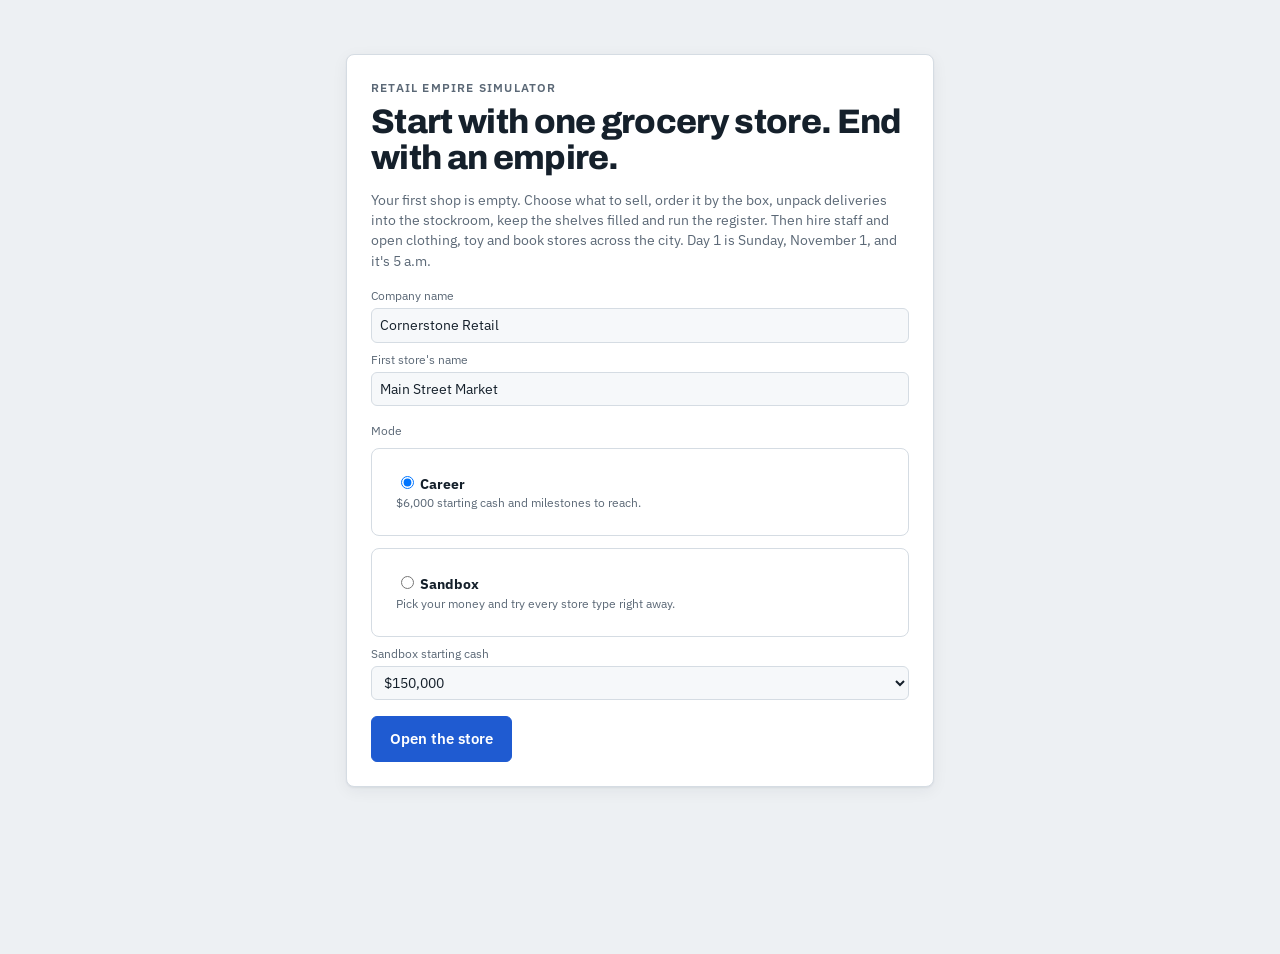
<file: index.html>
<!DOCTYPE html>
<html lang="en">
<head>
<meta charset="utf-8">
<meta name="viewport" content="width=device-width, initial-scale=1, viewport-fit=cover">
<meta name="theme-color" content="#ffffff">
<title>Retail Empire Simulator</title>
<link rel="preconnect" href="https://fonts.googleapis.com">
<link rel="preconnect" href="https://fonts.gstatic.com" crossorigin>
<link href="https://fonts.googleapis.com/css2?family=Archivo:wght@600;700;800&family=IBM+Plex+Mono:wght@400;600&family=IBM+Plex+Sans:wght@400;500;600&display=swap" rel="stylesheet">
<style>
:root{
  /* Layout idea: a store back-office: sticky clock bar, side ledger of screens, dense tables with price-tag accents */
  --bg:#edf0f3; --panel:#ffffff; --panel2:#f6f8fa; --ink:#15202b; --muted:#5b6876; --line:#d5dce3;
  --accent:#1f5bd1; --accent-ink:#ffffff; --tag:#f3c623; --tag-ink:#2a2200;
  --good:#16804a; --warn:#a86a00; --bad:#c2352a;
  --grocery:#2f8a57; --clothing:#b0427a; --toy:#cf7a22; --book:#4c58b5;
  --display:'Archivo', 'Arial Narrow', system-ui, sans-serif; --body:'IBM Plex Sans', system-ui, -apple-system, 'Segoe UI', sans-serif; --mono:'IBM Plex Mono', ui-monospace, Menlo, monospace;
  --r:8px; --shadow:0 1px 2px rgba(20,30,45,.06),0 4px 16px rgba(20,30,45,.06);
  color-scheme:light;
}
@media (prefers-color-scheme:dark){:root:not([data-theme="light"]){
  --bg:#0e1319; --panel:#161d26; --panel2:#1b242f; --ink:#e5ebf1; --muted:#93a1af; --line:#2a3644;
  --accent:#6f9dff; --accent-ink:#0b1424; --tag:#f3c623; --tag-ink:#2a2200; --good:#45c07c; --warn:#e3a43a; --bad:#ff7a6e;
  --grocery:#5cc58a; --clothing:#e57bb0; --toy:#f0a057; --book:#8f9af0; --shadow:none; color-scheme:dark;}}
:root[data-theme="dark"]{
  --bg:#0e1319; --panel:#161d26; --panel2:#1b242f; --ink:#e5ebf1; --muted:#93a1af; --line:#2a3644;
  --accent:#6f9dff; --accent-ink:#0b1424; --tag:#f3c623; --tag-ink:#2a2200; --good:#45c07c; --warn:#e3a43a; --bad:#ff7a6e;
  --grocery:#5cc58a; --clothing:#e57bb0; --toy:#f0a057; --book:#8f9af0; --shadow:none; color-scheme:dark;}

*{box-sizing:border-box}
html,body{height:100%;margin:0}
body{background:var(--bg);color:var(--ink);font:14px/1.45 var(--body);-webkit-font-smoothing:antialiased}
button,input,select,textarea{font:inherit;color:inherit}
h1,h2,h3{font-family:var(--display);margin:0;text-wrap:balance;letter-spacing:-.01em}
h1{font-size:24px;font-weight:800} h2{font-size:17px;font-weight:700} h3{font-size:14px;font-weight:700}
.num,td.n,.mono{font-family:var(--mono);font-variant-numeric:tabular-nums}
a{color:var(--accent)}
:focus-visible{outline:2px solid var(--accent);outline-offset:2px}

/* top bar */
.top{position:sticky;top:0;z-index:30;display:flex;align-items:center;gap:12px;padding:8px 16px;background:var(--panel);border-bottom:1px solid var(--line);flex-wrap:wrap}
.brand{display:flex;flex-direction:column;min-width:0;flex:1 1 160px}
.brand b{font-family:var(--display);font-weight:800;font-size:16px;white-space:nowrap;overflow:hidden;text-overflow:ellipsis}
.brand span{color:var(--muted);font-size:12px}
.clock{display:flex;flex-direction:column;align-items:flex-end;line-height:1.2}
.clock .t{font-family:var(--mono);font-size:20px;font-weight:600}
.clock .d{font-size:12px;color:var(--muted)}
.speed{display:inline-flex;border:1px solid var(--line);border-radius:999px;overflow:hidden;background:var(--panel2)}
.speed button{border:0;background:transparent;padding:6px 11px;cursor:pointer;font-family:var(--mono);font-size:13px;min-width:38px}
.speed button[aria-pressed="true"]{background:var(--ink);color:var(--panel)}
.cashbox{font-family:var(--mono);font-weight:600;font-size:15px;padding:5px 10px;border-radius:6px;background:var(--tag);color:var(--tag-ink);white-space:nowrap}
.cashbox.neg{background:var(--bad);color:#fff}
.iconbtn{border:1px solid var(--line);background:var(--panel2);border-radius:8px;height:36px;min-width:36px;padding:0 8px;cursor:pointer;display:inline-flex;align-items:center;justify-content:center;gap:6px;position:relative}
.iconbtn svg{width:18px;height:18px}
.dot{position:absolute;top:-5px;right:-5px;background:var(--bad);color:#fff;font-size:10px;font-weight:700;border-radius:999px;padding:1px 5px;font-family:var(--mono)}
#menuBtn{display:none}
.qbtn{font-weight:600}

/* shell */
.shell{display:grid;grid-template-columns:232px 1fr;min-height:calc(100% - 58px)}
nav.side{background:var(--panel);border-right:1px solid var(--line);padding:12px 10px 40px;position:sticky;top:58px;align-self:start;height:calc(100vh - 58px);overflow:auto}
.side .grp{font-size:11px;text-transform:uppercase;letter-spacing:.08em;color:var(--muted);margin:14px 8px 6px;font-weight:600}
.side button.nv{display:flex;width:100%;align-items:center;justify-content:space-between;gap:8px;border:0;background:transparent;text-align:left;padding:7px 10px;border-radius:6px;cursor:pointer;color:var(--ink)}
.side button.nv:hover{background:var(--panel2)}
.side button.nv[aria-current="page"]{background:var(--ink);color:var(--panel);font-weight:600}
.side .badge{font-family:var(--mono);font-size:11px;background:var(--bad);color:#fff;border-radius:999px;padding:0 6px}
.side select{width:100%;margin:2px 0 4px;padding:7px;border:1px solid var(--line);border-radius:6px;background:var(--panel2)}
main{padding:20px 24px 80px;min-width:0;max-width:1240px}
.ph{display:flex;align-items:flex-end;justify-content:space-between;gap:12px;flex-wrap:wrap;margin-bottom:16px}
.ph p{margin:4px 0 0;color:var(--muted);max-width:65ch}
.row{display:flex;gap:8px;flex-wrap:wrap;align-items:center}
.grid{display:grid;gap:12px}
.g4{grid-template-columns:repeat(auto-fit,minmax(170px,1fr))}
.g3{grid-template-columns:repeat(auto-fit,minmax(240px,1fr))}
.g2{grid-template-columns:repeat(auto-fit,minmax(320px,1fr))}
.card{background:var(--panel);border:1px solid var(--line);border-radius:var(--r);padding:14px 16px;box-shadow:var(--shadow);min-width:0}
.card h2,.card h3{margin-bottom:8px}
.card.flat{box-shadow:none}
.stack{display:flex;flex-direction:column;gap:12px}
.tile .k{font-size:12px;color:var(--muted)}
.tile .v{font-family:var(--mono);font-size:22px;font-weight:600;margin-top:2px;font-variant-numeric:tabular-nums}
.tile .s{font-size:12px;color:var(--muted);margin-top:2px}
.pos{color:var(--good)} .negc{color:var(--bad)}
.muted{color:var(--muted)} .small{font-size:12px}
.mt{margin-top:16px} .mt8{margin-top:8px}
hr{border:0;border-top:1px solid var(--line);margin:12px 0}

/* buttons, inputs */
.btn{border:1px solid var(--line);background:var(--panel);border-radius:6px;padding:7px 12px;cursor:pointer;font-weight:500;white-space:nowrap}
.btn:hover{border-color:var(--muted)}
.btn.pri{background:var(--accent);border-color:var(--accent);color:var(--accent-ink);font-weight:600}
.btn.bad{color:var(--bad);border-color:color-mix(in srgb,var(--bad) 40%,var(--line))}
.btn.sm{padding:4px 9px;font-size:12px}
.btn.big{padding:11px 18px;font-size:15px}
.btn:disabled{opacity:.45;cursor:not-allowed}
input[type=text],input[type=number],select,textarea{border:1px solid var(--line);background:var(--panel2);border-radius:6px;padding:6px 8px;min-width:0}
input.qty{width:64px;font-family:var(--mono);text-align:right}
input.price{width:84px;font-family:var(--mono);text-align:right}
textarea{width:100%;font-family:var(--mono);font-size:11px}
label.f{display:flex;flex-direction:column;gap:4px;font-size:12px;color:var(--muted)}
label.f input,label.f select{font-size:14px;color:var(--ink)}
.seg{display:inline-flex;flex-wrap:wrap;gap:4px}
.seg button{border:1px solid var(--line);background:var(--panel);border-radius:6px;padding:5px 10px;cursor:pointer}
.seg button[aria-pressed="true"]{background:var(--ink);color:var(--panel);border-color:var(--ink)}

/* pills */
.pill{display:inline-flex;align-items:center;gap:4px;font-size:11px;font-weight:600;border-radius:999px;padding:2px 8px;background:var(--panel2);border:1px solid var(--line);white-space:nowrap}
.pill.good{color:var(--good);border-color:color-mix(in srgb,var(--good) 40%,var(--line))}
.pill.warn{color:var(--warn);border-color:color-mix(in srgb,var(--warn) 45%,var(--line))}
.pill.bad{color:var(--bad);border-color:color-mix(in srgb,var(--bad) 45%,var(--line))}
.pill.info{color:var(--accent)}
.tchip{display:inline-flex;align-items:center;gap:6px;font-size:12px;font-weight:600}
.tchip i{width:10px;height:10px;border-radius:3px;display:inline-block;background:var(--c)}
.pricetag{font-family:var(--mono);background:var(--tag);color:var(--tag-ink);padding:1px 6px;border-radius:3px;font-weight:600;font-size:12px}

/* tables */
.tw{overflow-x:auto;border:1px solid var(--line);border-radius:var(--r);background:var(--panel)}
table{border-collapse:collapse;width:100%;font-size:13px}
th{font-size:11px;text-transform:uppercase;letter-spacing:.06em;color:var(--muted);font-weight:600;text-align:left;padding:8px 10px;border-bottom:1px solid var(--line);background:var(--panel2);white-space:nowrap;position:sticky;top:0}
td{padding:7px 10px;border-bottom:1px solid var(--line);vertical-align:middle}
tr:last-child td{border-bottom:0}
td:first-child{min-width:150px}
td.n,th.n{text-align:right;white-space:nowrap}
tr.click{cursor:pointer} tr.click:hover td{background:var(--panel2)}
tr.sub td{background:var(--panel2)}
td .nm{font-weight:600} td .sb{font-size:12px;color:var(--muted)}

/* meters */
.meter{height:8px;background:var(--panel2);border:1px solid var(--line);border-radius:999px;overflow:hidden;min-width:60px}
.meter>i{display:block;height:100%;background:var(--accent);border-radius:999px}
.meter.good>i{background:var(--good)} .meter.warn>i{background:var(--warn)} .meter.bad>i{background:var(--bad)}
.stars{color:var(--tag);letter-spacing:1px;font-size:14px}
.stars .off{color:var(--line)}

/* list items */
.li{display:flex;align-items:center;justify-content:space-between;gap:10px;padding:9px 0;border-bottom:1px solid var(--line)}
.li:last-child{border-bottom:0}
.alert{display:flex;gap:10px;align-items:flex-start;padding:8px 10px;border-radius:6px;background:var(--panel2);border-left:3px solid var(--accent);font-size:13px}
.alert.warn{border-left-color:var(--warn)} .alert.bad{border-left-color:var(--bad)} .alert.good{border-left-color:var(--good)}
.empty{padding:18px;text-align:center;color:var(--muted)}

/* queue */
.qcard{display:grid;grid-template-columns:1fr auto;gap:4px 12px;align-items:center;padding:10px 12px;border:1px solid var(--line);border-radius:8px;background:var(--panel)}
.qcard.busy{opacity:.65}

/* modal */
#modal{position:fixed;inset:0;z-index:50;display:none;background:rgba(10,16,24,.5);padding:24px;overflow:auto}
#modal.on{display:flex;align-items:flex-start;justify-content:center}
.dlg{background:var(--panel);border-radius:12px;width:min(760px,100%);border:1px solid var(--line);box-shadow:0 20px 60px rgba(0,0,0,.25);margin:auto 0}
.dlg.wide{width:min(1000px,100%)}
.dlg.narrow{width:min(460px,100%)}
.dlg header{display:flex;justify-content:space-between;align-items:flex-start;gap:12px;padding:16px 18px;border-bottom:1px solid var(--line)}
.dlg header p{margin:4px 0 0;color:var(--muted);font-size:13px}
.dlg .bd{padding:16px 18px;max-height:calc(100vh - 220px);overflow:auto}
.dlg footer{display:flex;justify-content:flex-end;gap:8px;padding:12px 18px;border-top:1px solid var(--line);flex-wrap:wrap;align-items:center}
.receipt{font-family:var(--mono);font-size:13px;background:var(--panel2);border:1px dashed var(--line);border-radius:6px;padding:10px 12px}
.receipt .ln{display:flex;justify-content:space-between;gap:12px;padding:2px 0}
.receipt .tot{border-top:1px dashed var(--muted);margin-top:6px;padding-top:6px;font-weight:700;font-size:15px}
.err{color:var(--bad);font-size:13px;min-height:18px}

/* toasts */
#toasts{position:fixed;right:16px;top:72px;z-index:60;pointer-events:none;display:flex;flex-direction:column;gap:8px;max-width:min(380px,calc(100% - 32px))}
.toast{background:var(--ink);color:var(--panel);padding:10px 14px;border-radius:8px;font-size:13px;box-shadow:0 6px 20px rgba(0,0,0,.2);border-left:4px solid var(--accent)}
.toast.warn{border-left-color:var(--tag)} .toast.bad{border-left-color:var(--bad)} .toast.good{border-left-color:var(--good)}

/* setup */
.setup{max-width:620px;margin:6vh auto;padding:0 16px}
.setup .card{padding:24px}
.hero{font-family:var(--display);font-weight:800;font-size:34px;line-height:1.05;letter-spacing:-.02em}
.typecard{border-top:4px solid var(--c)}

/* chart */
.chart svg{width:100%;height:auto;display:block}
.chart .tip{position:absolute;pointer-events:none;background:var(--ink);color:var(--panel);font-size:12px;padding:6px 8px;border-radius:6px;white-space:nowrap;font-family:var(--mono);transform:translate(-50%,-110%)}
.chart{position:relative}

.lock{position:fixed;inset:0;z-index:80;background:var(--bg);display:flex;align-items:center;justify-content:center;padding:24px}

@media (max-width:860px){
  .shell{grid-template-columns:1fr}
  #menuBtn{display:inline-flex}
  nav.side{position:fixed;top:0;left:0;bottom:0;width:270px;height:100%;z-index:40;transform:translateX(-100%);transition:transform .2s;box-shadow:0 0 40px rgba(0,0,0,.3)}
  nav.side.open{transform:none;box-shadow:0 0 0 100vmax rgba(10,16,24,.45)}
  main{padding:16px 16px 80px}
  .top{gap:6px 8px;padding:8px 12px}
  .brand{order:1;flex:1 1 0;min-width:70px} .brand span{display:none}
  .tools{order:2;display:flex;gap:6px}
  .cashbox{order:3;font-size:14px}
  .clock{order:4;flex-direction:row;align-items:baseline;gap:6px} .clock .d{display:none}
  .clock .t{font-size:17px}
  .speedwrap{order:5;display:flex;gap:6px;align-items:center;margin-left:auto} #clkS{display:none}
  .speed button{min-width:34px;padding:5px 6px}
  #toasts{top:auto;bottom:16px;left:16px;right:16px;max-width:none}
  #modal{padding:0}
  .dlg{border-radius:0;min-height:100%;width:100%!important}
  .dlg .bd{max-height:none}
  h1{font-size:21px}
}
@media (min-width:861px){.speedwrap{display:flex;gap:8px;align-items:center}}
@media (prefers-reduced-motion:reduce){*{transition:none!important;animation:none!important}}

/* store floor */
.hands{background:var(--panel);border:2px dashed var(--line);border-radius:var(--r);padding:10px 14px;display:flex;flex-direction:column;gap:8px}
.hlist{display:flex;flex-direction:column;gap:6px}
.hbox{display:flex;justify-content:space-between;align-items:center;gap:10px;flex-wrap:wrap;padding:8px 10px;border-radius:6px;background:var(--panel2);border:1px solid var(--line);border-left:4px solid #b88a4a}
.hbox.sel{border-color:var(--accent);box-shadow:inset 0 0 0 1px var(--accent)}
.aisle{display:grid;grid-template-columns:repeat(auto-fill,minmax(150px,1fr));gap:8px}
.facing{display:flex;flex-direction:column;gap:5px;padding:10px;border-radius:8px;border:1px solid var(--line);background:var(--panel2);min-height:150px}
.facing .nm{font-weight:600;font-size:13px;line-height:1.25}
.facing.low{border-color:color-mix(in srgb,var(--warn) 55%,var(--line))}
.facing.empty{border-color:var(--bad);background:color-mix(in srgb,var(--bad) 6%,var(--panel2))}
.facing.open{border-style:dashed;background:transparent;justify-content:center;align-items:flex-start}
.facing .btn{margin-top:auto}
.fill{height:34px;border-radius:4px;background:repeating-linear-gradient(90deg,var(--panel) 0 10px,var(--line) 10px 11px);border:1px solid var(--line);position:relative;overflow:hidden}
.fill>i{position:absolute;left:0;right:0;bottom:0;background:color-mix(in srgb,var(--accent) 70%,transparent)}
.facing.low .fill>i{background:var(--warn)}
.vgrid{display:flex;flex-wrap:wrap;gap:3px}
.vgrid .v{font-size:10px;font-family:var(--mono);padding:1px 4px;border-radius:3px;background:var(--panel);border:1px solid var(--line)}
.vgrid .v.out{color:var(--bad);border-color:var(--bad)}
/* stockroom */
.dock{display:grid;grid-template-columns:repeat(auto-fill,minmax(160px,1fr));gap:8px}
.dbox{display:flex;flex-direction:column;gap:4px}
.racks{display:flex;flex-direction:column;gap:10px}
.rack{display:grid;grid-template-columns:56px 1fr;gap:8px;align-items:center}
.slots{display:grid;grid-template-columns:repeat(6,minmax(0,1fr));gap:6px;padding:6px;border-radius:6px;background:repeating-linear-gradient(0deg,transparent 0 46px,var(--line) 46px 48px);border:1px solid var(--line)}
.box,.slot{min-height:64px;border-radius:5px;padding:6px;text-align:left;cursor:pointer;font:inherit;color:inherit;display:flex;flex-direction:column;justify-content:space-between;gap:2px;min-width:0}
.box{background:color-mix(in srgb,#c79a5b 22%,var(--panel));border:1px solid color-mix(in srgb,#a77a3b 55%,var(--line))}
.box .bn{font-size:11px;font-weight:600;line-height:1.2;overflow:hidden;display:-webkit-box;-webkit-line-clamp:2;-webkit-box-orient:vertical}
.box.sel{outline:3px solid var(--accent);outline-offset:1px}
.box.exp{background:color-mix(in srgb,var(--bad) 14%,var(--panel));border-color:var(--bad)}
.slot{background:transparent;border:1px dashed var(--line);color:var(--muted);font-size:11px;align-items:center;justify-content:center}
.slot.target{border-color:var(--accent);color:var(--accent);background:color-mix(in srgb,var(--accent) 7%,transparent)}
.selbar{position:sticky;top:64px;z-index:5;margin-top:10px;display:flex;justify-content:space-between;align-items:center;gap:10px;flex-wrap:wrap;padding:10px 14px;border-radius:8px;background:var(--ink);color:var(--panel)}
.selbar .muted,.selbar .small{color:color-mix(in srgb,var(--panel) 75%,transparent)}
.selbar .btn:not(.pri){background:transparent;color:var(--panel);border-color:color-mix(in srgb,var(--panel) 40%,transparent)}
.checklist{margin-bottom:16px;border-left:4px solid var(--accent)}
.checklist .li.cur{font-weight:600}
@media (max-width:860px){.slots{grid-template-columns:repeat(3,minmax(0,1fr));background:none}.rack{grid-template-columns:1fr}.aisle{grid-template-columns:repeat(2,minmax(0,1fr))}.selbar{top:100px}}
@media (max-width:860px){.dock{grid-template-columns:repeat(2,minmax(0,1fr))}#toasts .toast:nth-last-child(n+3){display:none}}

/* ---------- phone first ---------- */
.tabbar{display:none}
.olist{display:flex;flex-direction:column;gap:8px}
.ogrp{display:flex;flex-direction:column;gap:6px;padding:10px 12px;border:1px solid var(--line);border-radius:8px;background:var(--panel)}
.orow{display:flex;align-items:center;justify-content:space-between;gap:12px}
.orow+.orow{border-top:1px solid var(--line);padding-top:6px}
.oinfo{min-width:0;flex:1}
.oinfo .nm{font-weight:600}
.qsel{min-width:112px;padding:9px 10px;font-size:15px;font-weight:500;border-radius:8px;background:var(--panel2);flex:none}
.qsel.on{background:var(--accent);color:var(--accent-ink);border-color:var(--accent);font-weight:700}
.ofilters{display:flex;gap:8px;flex-wrap:wrap;align-items:center;margin-bottom:10px}
.osum{flex:1;display:flex;flex-direction:column;gap:4px;min-width:0}
.osum b{font-size:18px}
@media (max-width:860px){
  body{padding-bottom:calc(64px + env(safe-area-inset-bottom))}
  .top{padding-top:calc(8px + env(safe-area-inset-top))}
  #menuBtn{display:none}
  .tabbar{display:grid;grid-template-columns:repeat(5,1fr);position:fixed;left:0;right:0;bottom:0;z-index:35;background:var(--panel);border-top:1px solid var(--line);padding-bottom:env(safe-area-inset-bottom)}
  .tabbar button{position:relative;border:0;background:transparent;display:flex;flex-direction:column;align-items:center;gap:2px;padding:8px 2px 7px;font-size:11px;font-weight:500;color:var(--muted);cursor:pointer;min-height:56px}
  .tabbar button svg{width:22px;height:22px}
  .tabbar button[aria-current="page"]{color:var(--accent);font-weight:700}
  .tabbar .tb{position:absolute;top:4px;left:calc(50% + 6px);background:var(--bad);color:#fff;font-style:normal;font-size:10px;font-weight:700;border-radius:999px;padding:0 5px;font-family:var(--mono)}
  #toasts{bottom:calc(72px + env(safe-area-inset-bottom))}
  main{padding-bottom:24px}
  .btn{min-height:40px} .btn.sm{min-height:36px;padding:6px 11px;font-size:13px} .seg button{min-height:38px}
  .ph{margin-bottom:12px} .ph p{font-size:13px}
  .dlg{display:flex;flex-direction:column;height:100%;min-height:100%}
  .dlg .bd{flex:1;overflow:auto;max-height:none;-webkit-overflow-scrolling:touch}
  .dlg footer{position:sticky;bottom:0;background:var(--panel);padding-bottom:calc(12px + env(safe-area-inset-bottom))}
  .dlg header{padding-top:calc(14px + env(safe-area-inset-top))}
  #modal.on{height:100%}
  .hbox{flex-direction:column;align-items:stretch} .hbox .row{justify-content:stretch} .hbox .row .btn{flex:1}
  .facing{min-height:0}
  .qsel{min-width:104px}
  .osum{flex-basis:100%}
  .dlg footer>.row{width:100%} .dlg footer>.row .btn{flex:1}
}

</style>
</head>
<body>
<div id="app">
  <header class="top">
    <button class="iconbtn" id="menuBtn" data-a="menu" aria-label="Open menu"></button>
    <div class="brand"><b id="brandName">Retail Empire Simulator</b><span id="brandSub"></span></div>
    <div class="tools"><button class="iconbtn qbtn" id="qBtn" data-a="queue">Queue</button><button class="iconbtn" id="bellBtn" data-a="bell" aria-label="Notifications"><span class="dot" id="bellDot" style="display:none">0</span></button></div>
    <div class="clock"><span class="t" id="clkT">07:30</span><span class="d" id="clkD"></span></div>
    <div class="speedwrap"><span id="clkS"></span><button class="btn sm" id="skipBtn" data-a="skip" style="display:none">Skip to morning</button>
      <div class="speed" role="group" aria-label="Game speed"><button data-a="speed" data-n="0" aria-label="Pause">❚❚</button><button data-a="speed" data-n="1">1×</button><button data-a="speed" data-n="2">2×</button><button data-a="speed" data-n="4">4×</button></div></div>
    <div class="cashbox" id="cash" title="Company cash">$0.00</div>
  </header>
  <div class="shell"><nav class="side" id="side" aria-label="Screens"></nav><main id="main"></main></div>
</div>
<nav class="tabbar" id="tabbar" aria-label="Main screens"></nav>
<div id="modal"></div>
<div id="toasts" aria-live="polite"></div>
<script>
/* Retail Empire Simulator: game data and simulation engine (no DOM access). */
(function (G) {
'use strict';

/* ---------- helpers ---------- */
const C = d => Math.round(d * 100);
const rand = (a, b) => a + Math.random() * (b - a);
const randi = (a, b) => Math.floor(a + Math.random() * (b - a + 1));
const pick = a => a[Math.floor(Math.random() * a.length)];
const clamp = (v, a, b) => Math.max(a, Math.min(b, v));
function wpick(arr, wf) {
  let t = 0; const ws = [];
  for (const x of arr) { const w = Math.max(0, wf(x) || 0); ws.push(w); t += w; }
  if (t <= 0) return null;
  let r = Math.random() * t;
  for (let i = 0; i < arr.length; i++) { r -= ws[i]; if (r <= 0) return arr[i]; }
  return arr[arr.length - 1];
}
function poisson(l) { if (l <= 0) return 0; const L = Math.exp(-l); let k = 0, p = 1; do { k++; p *= Math.random(); } while (p > L); return k - 1; }

/* ---------- time ---------- */
const DAY = 1440, OPEN = 480, CLOSE = 1260, LAST_ENTRY = 1245, SHUT = 1305;
const BASE = Date.UTC(2026, 10, 1); // Day 1 = Sunday, November 1
const MON = ['Jan','Feb','Mar','Apr','May','Jun','Jul','Aug','Sep','Oct','Nov','Dec'];
const DOW = ['Sun','Mon','Tue','Wed','Thu','Fri','Sat'];
const dayOf = t => Math.floor(t / DAY) + 1;
function dateOf(day) { const d = new Date(BASE + (day - 1) * 864e5); return { y: d.getUTCFullYear() - 2025, m: d.getUTCMonth(), dom: d.getUTCDate(), dow: d.getUTCDay() }; }
function fmtDate(day) { const d = dateOf(day); return `${DOW[d.dow]} ${MON[d.m]} ${d.dom}, Year ${d.y}`; }
function fmtTime(t) { const m = ((t % DAY) + DAY) % DAY; return String(Math.floor(m / 60)).padStart(2, '0') + ':' + String(m % 60).padStart(2, '0'); }

/* ---------- world data ---------- */
const LOCS = {
  main:     { id:'main', name:'Main Street', kind:'Neighborhood high street', traffic:1.0, rent:1.0, wealth:1.0, aff:{grocery:1.15,clothing:0.9,toy:0.95,book:1.0}, note:'Steady local foot traffic. Good for everyday shopping.' },
  mall:     { id:'mall', name:'Riverside Mall', kind:'Shopping district', traffic:1.5, rent:1.8, wealth:1.1, aff:{grocery:0.8,clothing:1.4,toy:1.2,book:1.0}, note:'Big weekend crowds and high rent. Fashion does well here.' },
  heights:  { id:'heights', name:'Maple Heights', kind:'Family neighborhood', traffic:1.0, rent:0.85, wealth:1.05, aff:{grocery:1.2,clothing:0.9,toy:1.45,book:1.0}, note:'Young families nearby. Toys and groceries sell well.' },
  univ:     { id:'univ', name:'University Row', kind:'Campus district', traffic:1.2, rent:0.95, wealth:0.8, aff:{grocery:0.95,clothing:1.1,toy:0.7,book:1.5}, note:'Students on tight budgets. Books and textbooks are in demand.' },
  downtown: { id:'downtown', name:'Downtown Square', kind:'City center', traffic:1.35, rent:1.6, wealth:1.25, aff:{grocery:0.9,clothing:1.2,toy:0.9,book:1.2}, note:'Office workers with money to spend. Expensive rent.' },
  harbor:   { id:'harbor', name:'Harbor Plaza', kind:'Waterfront, tourists', traffic:1.1, rent:1.2, wealth:1.3, aff:{grocery:0.85,clothing:1.0,toy:1.15,book:1.1}, note:'Visitors buy gifts. Higher spending per customer.' }
};
const SIZES = {
  small:  { id:'small', label:'Small', cost:1, rent:1, racks:8, stock:400, eq:1, traffic:1 },
  medium: { id:'medium', label:'Medium', cost:1.8, rent:1.7, racks:14, stock:700, eq:1.6, traffic:1.45 },
  large:  { id:'large', label:'Large', cost:3, rent:2.6, racks:20, stock:1100, eq:2.4, traffic:2 }
};

/* Catalogs */
const G_ = (id, name, cat, cost, price, w, o = {}) => ({ id:'g-'+id, name, cat, cost:C(cost), price:C(price), w, life:o.life||null, cold:o.cold||null });
const GROCERY = [
  G_('sourdough','Sourdough loaf','Bakery',1.9,4.49,1.2,{life:3}),
  G_('croissant','Butter croissants (4)','Bakery',2.2,4.99,0.8,{life:2}),
  G_('wheat','Whole wheat bread','Bakery',1.4,3.29,1.4,{life:4}),
  G_('milk','Whole milk, 1 gal','Dairy',2.1,3.99,2.0,{life:7,cold:'fridge'}),
  G_('eggs','Large eggs, dozen','Dairy',1.7,3.49,1.6,{life:14,cold:'fridge'}),
  G_('cheddar','Cheddar block','Dairy',2.6,4.99,0.9,{life:30,cold:'fridge'}),
  G_('yogurt','Greek yogurt (4)','Dairy',3.1,5.49,0.8,{life:12,cold:'fridge'}),
  G_('butter','Salted butter','Dairy',2.4,4.49,0.7,{life:30,cold:'fridge'}),
  G_('banana','Bananas, bunch','Produce',0.7,1.79,1.8,{life:5}),
  G_('apple','Gala apples, 3 lb','Produce',2.2,4.49,1.1,{life:14}),
  G_('tomato','Vine tomatoes','Produce',1.5,3.29,1.0,{life:6}),
  G_('onion','Yellow onions, 3 lb','Produce',1.1,2.79,0.9,{life:30}),
  G_('lettuce','Romaine lettuce','Produce',1.0,2.49,0.9,{life:5,cold:'fridge'}),
  G_('chicken','Chicken breast','Meat & Seafood',3.8,7.99,1.4,{life:3,cold:'fridge'}),
  G_('beef','Ground beef, 1 lb','Meat & Seafood',4.3,7.49,1.2,{life:3,cold:'fridge'}),
  G_('salmon','Salmon fillet','Meat & Seafood',6.4,12.99,0.6,{life:2,cold:'fridge'}),
  G_('spaghetti','Spaghetti','Pantry',0.8,1.89,1.1),
  G_('rice','Long-grain rice, 5 lb','Pantry',3.0,5.99,0.8),
  G_('crushtom','Crushed tomatoes','Pantry',0.7,1.59,0.9),
  G_('pb','Peanut butter','Pantry',2.0,3.89,0.8),
  G_('cereal','Corn flakes','Pantry',2.2,4.29,1.0),
  G_('water','Spring water (24)','Beverages',2.4,4.99,1.1),
  G_('oj','Orange juice','Beverages',2.3,4.49,1.0,{life:10,cold:'fridge'}),
  G_('cola','Cola (12 cans)','Beverages',3.7,6.99,1.0),
  G_('coffee','Ground coffee','Beverages',4.8,8.99,0.8),
  G_('pizza','Pepperoni pizza','Frozen',3.0,5.99,1.0,{life:120,cold:'freezer'}),
  G_('icecream','Vanilla ice cream','Frozen',2.6,4.99,0.9,{life:120,cold:'freezer'}),
  G_('peas','Frozen peas','Frozen',1.1,2.49,0.6,{life:180,cold:'freezer'}),
  G_('chips','Potato chips','Snacks',1.5,3.49,1.2),
  G_('cookies','Chocolate chip cookies','Snacks',1.6,3.29,0.9),
  G_('trail','Trail mix','Snacks',2.7,5.49,0.5),
  G_('towels','Paper towels (6)','Household',4.9,8.99,0.7),
  G_('trash','Trash bags (40)','Household',4.0,7.49,0.5),
  G_('dish','Dish soap','Cleaning',1.3,2.99,0.7),
  G_('laundry','Laundry detergent','Cleaning',6.0,11.99,0.6),
  G_('paste','Toothpaste','Personal Care',1.4,3.29,0.7),
  G_('shampoo','Shampoo','Personal Care',2.5,5.49,0.6)
];
const APP = ['XS','S','M','L','XL','XXL'], STD = ['S','M','L','XL'], SHOE = ['7','8','9','10','11'], KID = ['4-5Y','6-7Y','8-9Y'], OS = ['One size'];
const K_ = (id, name, cat, cost, price, sizes, colors, w, o = {}) => ({ id:'c-'+id, name, cat, cost:C(cost), price:C(price), sizes, colors, w, season:o.season||'all', brand:o.brand||'Harlow' });
const CLOTHING = [
  K_('oxford','Oxford shirt',"Men's",13,39,STD,['White','Blue'],1.1,{brand:'Harlow'}),
  K_('tee','Graphic tee','Shirts',5,19,APP,['Black','White'],1.4,{brand:'Aster'}),
  K_('jeans','Slim jeans','Pants & Jeans',16,49,STD,['Indigo','Black'],1.3,{brand:'Northline'}),
  K_('dress','Wrap dress','Dresses',18,59,['XS','S','M','L'],['Red','Navy'],0.9,{brand:'Aster'}),
  K_('blouse','Silk blouse',"Women's",15,45,['XS','S','M','L'],['Ivory','Black'],0.8,{brand:'Aster'}),
  K_('puffer','Puffer jacket','Outerwear',34,119,STD,['Black','Olive'],1.0,{season:'winter',brand:'Northline'}),
  K_('runtee','Running tee','Sportswear',8,29,STD,['Blue','Grey'],0.8,{brand:'Northline'}),
  K_('hoodie','Kids hoodie',"Children's",9,29,KID,['Red','Grey'],0.9,{brand:'Harlow'}),
  K_('sneaker','Canvas sneakers','Shoes',15,54,SHOE,['White','Black'],1.0,{brand:'Northline'}),
  K_('belt','Leather belt','Accessories',7,29,OS,['Brown','Black'],0.6,{brand:'Harlow'}),
  K_('tote','Weekender tote','Bags',12,45,OS,['Tan','Black'],0.6,{brand:'Aster'}),
  K_('scarf','Wool scarf','Seasonal',6,24,OS,['Grey','Red'],0.8,{season:'winter',brand:'Harlow'}),
  K_('shorts','Linen shorts','Seasonal',9,32,STD,['Sand'],0.7,{season:'summer',brand:'Harlow'})
];
const T_ = (id, name, cat, cost, price, age, pop, o = {}) => ({ id:'t-'+id, name, cat, cost:C(cost), price:C(price), age, pop, w:1, col:!!o.col, brand:o.brand||'Brightbox', season:o.season||'all' });
const TOYS = [
  T_('starship','Starship builder set','Building Sets',18,44.99,[7,12],70,{brand:'Brickworks'}),
  T_('bricks','Classic bricks bucket','Building Sets',11,27.99,[4,9],60,{brand:'Brickworks'}),
  T_('doll','Fashion doll studio','Dolls & Figures',12,29.99,[4,9],65),
  T_('hero','Galaxy hero figure','Dolls & Figures',6,16.99,[5,12],60),
  T_('strategy','Settlers strategy game','Board Games',13,34.99,[10,99],50,{brand:'Tabletop Co.'}),
  T_('wordrace','Word race card game','Board Games',4,12.99,[7,99],45,{brand:'Tabletop Co.'}),
  T_('robot','Coding robot kit','Educational',28,69.99,[8,14],55,{brand:'Brainy'}),
  T_('puzzle','Animal floor puzzle','Educational',5,14.99,[3,6],45,{brand:'Brainy'}),
  T_('scooter','Kick scooter','Outdoor',24,59.99,[5,12],50),
  T_('bubbles','Bubble machine','Outdoor',6,15.99,[3,8],40),
  T_('bear','Cuddly bear plush','Plush',7,19.99,[0,8],60,{brand:'Snugglo'}),
  T_('rccar','RC stunt car','Remote Control',20,49.99,[8,14],65),
  T_('craft','Craft studio kit','Arts & Crafts',9,24.99,[6,12],45),
  T_('rings','Stacking rings','Baby Toys',3,9.99,[0,2],50,{brand:'Snugglo'}),
  T_('console','Handheld game console','Video Games',120,199.99,[8,99],70,{brand:'Pixelon'}),
  T_('pad','Wireless gamepad','Video Games',28,54.99,[8,99],50,{brand:'Pixelon'}),
  T_('blindbox','Mystery figure blind box','Collectibles',3,9.99,[8,99],70,{col:true,brand:'Vaultline'}),
  T_('holo','Holo card booster pack','Collectibles',2.5,7.99,[8,99],65,{col:true,brand:'Vaultline'}),
  T_('train','Holiday train set','Seasonal Toys',30,79.99,[4,10],55,{season:'holiday'})
];
const B_ = (id, title, author, pub, genre, fmts, w, release = 0) => ({ id:'b-'+id, name:title, author, pub, cat:genre, fmts, w, release,
  isbn: '978-1-' + String(Math.abs([...id].reduce((h,c)=>h*31+c.charCodeAt(0),7)) % 100000).padStart(5,'0') + '-' + (id.length % 10) });
const F = (hc, pb) => { const o = {}; if (hc) o.HC = { cost:C(hc[0]), price:C(hc[1]) }; if (pb) o.PB = { cost:C(pb[0]), price:C(pb[1]) }; return o; };
const BOOKS = [
  B_('lantern','The Lantern Keeper','Mara Ellison','Northgate Press','Fiction',F([13,28],[7,17]),1.2),
  B_('locks','Seven Locks','Dev Okafor','Blackfern','Mystery & Thriller',F([12,27],[7,16.99]),1.2),
  B_('wren','Summer at Wren Cove','Ana Marlow','Rosewood','Romance',F(null,[6,14.99]),1.0),
  B_('crown','Crown of Ash','J. T. Corwin','Northgate Press','Fantasy & Sci-Fi',F([14,29.99],[8,18.99]),1.3),
  B_('orbital','Orbital Drift','Priya Raman','Blackfern','Fantasy & Sci-Fi',F(null,[8,18.99]),0.9),
  B_('habits','Small Habits, Big Days','Leo Fischer','Meridian','Nonfiction',F([13,27],[7,16]),1.0),
  B_('road','The Long Road Home','Grace Nakamura','Meridian','Biography',F([14,30],null),0.7),
  B_('margin','The Margin Mindset','Carla Ruiz','Ledger House','Business',F([15,30],null),0.7),
  B_('rivers','Rivers of Empire','Thomas Adebayo','Ledger House','History',F([16,35],[9,19.99]),0.6),
  B_('pip','Pip the Brave Snail','Hana Ito','Puddle Books',"Children's",F([6,14.99],null),1.0),
  B_('static','Static Hearts','Riley Quinn','Rosewood','Young Adult',F(null,[6,13.99]),0.9),
  B_('algebra','Algebra Made Clear','Dr. Sam Whitlow','Campus Ink','Educational',F(null,[12,29.99]),0.6),
  B_('econ','Intro to Economics, 4th ed.','Ruth Delacroix','Campus Ink','Textbooks',F([60,129.99],null),0.5),
  B_('signal','Midnight Signal, Vol. 1','Kofi Mensah','Panel Press','Comics & Graphic Novels',F(null,[8,19.99]),0.8),
  B_('ninth','Blade of the Ninth Moon, Vol. 1','Aki Moriyama','Panel Press','Manga',F(null,[5,11.99]),1.0),
  B_('journal','Linen-bound journal','Paperworks','Paperworks','Stationery',{ITEM:{cost:C(5),price:C(16.99)}},0.6),
  B_('bookmark','Brass bookmark','Paperworks','Paperworks','Stationery',{ITEM:{cost:C(1.5),price:C(6.99)}},0.5),
  B_('ember','Crown of Ash II: Ember Throne','J. T. Corwin','Northgate Press','Fantasy & Sci-Fi',F([15,32],null),1.4,8),
  B_('quiet','The Quiet Detective','Dev Okafor','Blackfern','Mystery & Thriller',F([13,28],null),1.1,15)
];
const FMT_LABEL = { HC:'Hardcover', PB:'Paperback', ITEM:'Item' };

/* Items (sellable variants) built from products */
function itemsOf(type, p) {
  if (type === 'clothing') { const out = []; for (const c of p.colors) for (const s of p.sizes) out.push({ sku:`${p.id}|${c}|${s}`, pid:p.id, label:`${c} · ${s}`, size:s, color:c, cost:p.cost, price:p.price }); return out; }
  if (type === 'book') return Object.keys(p.fmts).map(f => ({ sku:`${p.id}|${f}`, pid:p.id, label:FMT_LABEL[f], fmt:f, cost:p.fmts[f].cost, price:p.fmts[f].price }));
  return [{ sku:p.id, pid:p.id, label:'', cost:p.cost, price:p.price }];
}

const EQ = (id, name, cost, desc, o = {}) => ({ id, name, cost:C(cost), desc, fac:o.fac||null, max:o.max||20, util:o.util||2 });
const TYPES = {
  grocery: {
    id:'grocery', label:'Grocery store', short:'Grocery', traffic:4.2, openCost:C(25000), rent:C(130), util:C(22),
    desc:'Fresh food and everyday essentials. Lots of customers, thin margins, and stock that sells fast.',
    specials:['Fast-moving stock: shelves empty quickly','Refrigerated and freezer cases limit what you can sell cold','Departments to unlock: meat counter, frozen, household','Fast-moving stock needs frequent reorders'],
    catalog:GROCERY, facings:{ ambient:'Shelf facings', fridge:'Refrigerated facings', freezer:'Freezer facings' },
    shelfMax:{ ambient:20, fridge:14, freezer:14 }, defMin:6, defReorder:12,
    facingOf:p => p.cold || 'ambient',
    startDepts:['Bakery','Dairy','Produce','Pantry','Beverages','Snacks'],
    startEquip:{ shelf:3, fridge:1, register:1, storage:4 },
    equip:[
      EQ('shelf','Shelf unit',600,'Adds 6 shelf facings for ambient products.',{fac:{ambient:6},util:1}),
      EQ('fridge','Refrigerated case',1800,'Adds 4 refrigerated facings. Raises utilities.',{fac:{fridge:4},util:6}),
      EQ('freezer','Chest freezer',1600,'Adds 3 freezer facings. Needed for frozen food.',{fac:{freezer:3},util:8}),
      EQ('register','Checkout register',1200,'One more checkout lane for cashiers.',{max:6,util:2}),
      EQ('storage','Storage rack',350,'Six more box spaces in the stockroom.',{max:20,util:0}),
      EQ('trolley','Stock trolley',250,'Carry 4 boxes at a time instead of 2.',{max:1,util:0}),
      EQ('carts','Shopping carts (10)',400,'Customers pick up about 8% more items.',{max:3,util:0})
    ],
    upgrades:[
      { id:'meat', name:'Meat & seafood counter', cost:C(3000), cats:['Meat & Seafood'], need:b => b.equip.fridge >= 2 ? '' : 'Needs 2 refrigerated cases', desc:'Sell chicken, beef and salmon. Short shelf life, high value.' },
      { id:'frozen', name:'Frozen foods aisle', cost:C(1200), cats:['Frozen'], need:b => b.equip.freezer >= 1 ? '' : 'Needs a chest freezer', desc:'Sell pizza, ice cream and frozen vegetables.' },
      { id:'home', name:'Household aisle', cost:C(1500), cats:['Household','Cleaning','Personal Care'], need:() => '', desc:'Paper goods, cleaning supplies and personal care.' }
    ],
    custTypes:[
      { id:'budget', label:'Budget shopper', w:25, budget:[25,60], tol:0.03, items:[3,7], qty:[1,2], patience:[18,30], prefs:['Pantry','Produce','Bakery'] },
      { id:'family', label:'Family shopper', w:24, budget:[60,150], tol:0.15, items:[6,12], qty:[1,2], patience:[14,24], prefs:['Dairy','Produce','Snacks','Bakery','Frozen'] },
      { id:'bulk', label:'Bulk shopper', w:8, budget:[90,240], tol:0.1, items:[4,7], qty:[2,4], patience:[16,26], prefs:['Pantry','Beverages','Household','Cleaning'] },
      { id:'quick', label:'Quick shopper', w:23, budget:[10,35], tol:0.3, items:[1,3], qty:[1,1], patience:[6,12], prefs:['Beverages','Snacks','Bakery','Dairy'] },
      { id:'premium', label:'Premium shopper', w:10, budget:[60,200], tol:0.5, items:[4,9], qty:[1,2], patience:[10,18], prefs:['Bakery','Meat & Seafood','Beverages','Dairy'] },
      { id:'regular', label:'Regular customer', w:10, budget:[35,95], tol:0.18, items:[3,7], qty:[1,2], patience:[16,28], prefs:['Dairy','Bakery','Produce'] }
    ],
    suppliers:['freshway','valley','metro']
  },
  clothing: {
    id:'clothing', label:'Clothing store', short:'Clothing', traffic:3.3, openCost:C(16000), rent:C(80), util:C(12),
    desc:'Apparel tracked by size and color. Seasonal collections, fitting rooms, markdowns and returns.',
    specials:['Every size and color is its own stock line','Fitting rooms: customers queue to try things on','Winter and summer collections shift demand','Markdowns move old stock; returns come back days later'],
    catalog:CLOTHING, facings:{ rack:'Rack slots' }, shelfMax:{ rack:6 }, defMin:2, defReorder:6,
    facingOf:() => 'rack', startEquip:{ rack:4, fitting:1, register:1, storage:4 },
    equip:[
      EQ('rack','Clothing rack',450,'Displays 2 more products (all sizes and colors).',{fac:{rack:2},util:0}),
      EQ('table','Display table',350,'Displays 1 more product and adds 4% to demand.',{fac:{rack:1},max:4,util:0}),
      EQ('fitting','Fitting room',1500,'One more fitting room. Shorter waits to try on.',{max:6,util:1}),
      EQ('register','Checkout register',1200,'One more checkout lane for cashiers.',{max:4,util:2}),
      EQ('storage','Storage rack',350,'Six more box spaces in the stockroom.',{max:20,util:0}),
      EQ('trolley','Stock trolley',250,'Carry 4 boxes at a time instead of 2.',{max:1,util:0})
    ],
    upgrades:[],
    custTypes:[
      { id:'trend', label:'Trend-focused shopper', w:20, budget:[60,180], tol:0.3, items:[1,3], qty:[1,1], patience:[12,22], tryon:0.7 },
      { id:'budget', label:'Budget shopper', w:24, budget:[25,70], tol:0.0, items:[1,2], qty:[1,1], patience:[18,30], tryon:0.5 },
      { id:'brand', label:'Brand-conscious shopper', w:14, budget:[80,240], tol:0.45, items:[1,3], qty:[1,1], patience:[10,18], tryon:0.6 },
      { id:'casual', label:'Casual shopper', w:28, budget:[35,110], tol:0.15, items:[1,2], qty:[1,1], patience:[14,24], tryon:0.45 },
      { id:'seasonal', label:'Seasonal shopper', w:14, budget:[50,160], tol:0.2, items:[1,2], qty:[1,1], patience:[14,24], tryon:0.5 }
    ],
    suppliers:['threadline','northstar']
  },
  toy: {
    id:'toy', label:'Toy store', short:'Toys', traffic:3.8, openCost:C(14000), rent:C(70), util:C(10),
    desc:'Toys for every age, collectibles and games. Demand surges for the holidays and follows trends.',
    specials:['Products have age ranges; parents shop for a child','Hot toys trend up and fade','December demand runs at more than twice normal','Gift wrapping at checkout and collector displays'],
    catalog:TOYS, facings:{ display:'Toy shelf slots', case:'Collectible case slots' }, shelfMax:{ display:10, case:20 }, defMin:3, defReorder:10,
    facingOf:p => p.col ? 'case' : 'display', startEquip:{ display:3, case:1, register:1, storage:4 },
    equip:[
      EQ('display','Toy shelving',500,'Displays 3 more toys.',{fac:{display:3},util:0}),
      EQ('case','Collectible case',900,'Holds 2 collectible lines. Draws collectors.',{fac:{case:2},max:4,util:1}),
      EQ('giftwrap','Gift wrap station',600,'Lets you offer gift wrapping at $3 per item.',{max:1,util:0}),
      EQ('register','Checkout register',1200,'One more checkout lane for cashiers.',{max:4,util:2}),
      EQ('storage','Storage rack',350,'Six more box spaces in the stockroom.',{max:20,util:0}),
      EQ('trolley','Stock trolley',250,'Carry 4 boxes at a time instead of 2.',{max:1,util:0})
    ],
    upgrades:[],
    custTypes:[
      { id:'parent', label:'Parent', w:34, budget:[30,90], tol:0.12, items:[1,2], qty:[1,1], patience:[14,24] },
      { id:'gift', label:'Gift shopper', w:22, budget:[25,80], tol:0.25, items:[1,2], qty:[1,1], patience:[12,22], gift:0.75 },
      { id:'collector', label:'Collector', w:12, budget:[20,90], tol:0.35, items:[2,5], qty:[1,3], patience:[16,28] },
      { id:'kid', label:'Child with parent', w:20, budget:[15,50], tol:0.1, items:[1,3], qty:[1,1], patience:[8,14] },
      { id:'holiday', label:'Holiday shopper', w:12, budget:[60,200], tol:0.3, items:[2,4], qty:[1,1], patience:[10,20], gift:0.9 }
    ],
    suppliers:['playmakers','vault']
  },
  book: {
    id:'book', label:'Book store', short:'Books', traffic:3.6, openCost:C(12000), rent:C(60), util:C(9),
    desc:'Titles by genre, author and format. Readers come back for their favorite genres, new releases and preorders.',
    specials:['Hardcover and paperback stocked separately','Readers stick to genres they love','New releases spike, preorders arrive on release day','Back-to-school and holiday seasons'],
    catalog:BOOKS, facings:{ shelf:'Title slots' }, shelfMax:{ shelf:6 }, defMin:2, defReorder:6,
    facingOf:() => 'shelf', startEquip:{ shelf:3, register:1, storage:4 },
    equip:[
      EQ('shelf','Bookshelf',450,'Holds 4 more titles.',{fac:{shelf:4},util:0}),
      EQ('newtable','New-release table',700,'Holds 1 title and doubles new-release demand.',{fac:{shelf:1},max:2,util:0}),
      EQ('nook','Reading nook',1200,'Readers linger: +6% traffic and happier visits.',{max:2,util:1}),
      EQ('register','Checkout register',1200,'One more checkout lane for cashiers.',{max:4,util:2}),
      EQ('storage','Storage rack',350,'Six more box spaces in the stockroom.',{max:20,util:0}),
      EQ('trolley','Stock trolley',250,'Carry 4 boxes at a time instead of 2.',{max:1,util:0})
    ],
    upgrades:[],
    custTypes:[
      { id:'casual', label:'Casual reader', w:30, budget:[15,45], tol:0.15, items:[1,2], qty:[1,1], patience:[14,24] },
      { id:'student', label:'Student', w:18, budget:[20,150], tol:0.0, items:[1,2], qty:[1,1], patience:[12,22] },
      { id:'collector', label:'Collector', w:8, budget:[40,120], tol:0.4, items:[1,3], qty:[1,1], patience:[16,26] },
      { id:'frequent', label:'Frequent reader', w:24, budget:[30,80], tol:0.2, items:[2,4], qty:[1,1], patience:[16,28] },
      { id:'genre', label:'Genre reader', w:20, budget:[20,60], tol:0.2, items:[1,3], qty:[1,1], patience:[14,24] }
    ],
    suppliers:['harbor','inkwell']
  }
};
const BULKY = ['g-water','g-towels','g-laundry','g-trash','g-rice','g-cola','g-pizza','g-icecream','t-console','t-robot','t-scooter','t-train','t-rccar'];
for (const p of GROCERY) p.pack = BULKY.includes(p.id) ? 6 : p.cold === 'fridge' ? 6 : 12;
for (const p of CLOTHING) p.pack = 3;
for (const p of TOYS) p.pack = BULKY.includes(p.id) ? 2 : 4;
for (const p of BOOKS) p.pack = 4;
for (const t of Object.values(TYPES)) { t.pmap = {}; for (const p of t.catalog) t.pmap[p.id] = p; t.cats = [...new Set(t.catalog.map(p => p.cat))]; }

const SUPPLIERS = {
  freshway:  { id:'freshway', type:'grocery', name:'FreshWay Wholesale', kind:'Full-line grocery wholesaler', priceIdx:1.0, fee:C(35), lead:180, minOrder:C(100), rel:0.95, contract:0, cats:null },
  valley:    { id:'valley', type:'grocery', name:'Valley Farms Co-op', kind:'Local fresh produce, dairy and meat', priceIdx:0.86, fee:C(25), lead:120, minOrder:C(80), rel:0.82, contract:C(400), cats:['Bakery','Dairy','Produce','Meat & Seafood'] },
  metro:     { id:'metro', type:'grocery', name:'Metro Cash & Carry', kind:'Bulk dry goods and household', priceIdx:0.88, fee:C(60), lead:360, minOrder:C(250), rel:0.98, contract:C(600), cats:['Pantry','Beverages','Snacks','Frozen','Household','Cleaning','Personal Care'] },
  threadline:{ id:'threadline', type:'clothing', name:'Threadline Apparel', kind:'Apparel distributor', priceIdx:1.0, fee:C(80), lead:480, minOrder:C(200), rel:0.94, contract:0, cats:null },
  northstar: { id:'northstar', type:'clothing', name:'Northstar Outerwear', kind:'Outerwear, shoes and seasonal', priceIdx:0.9, fee:C(90), lead:720, minOrder:C(400), rel:0.88, contract:C(800), cats:['Outerwear','Shoes','Seasonal','Sportswear'] },
  playmakers:{ id:'playmakers', type:'toy', name:'Playmakers Distribution', kind:'Toy and game distributor', priceIdx:1.0, fee:C(60), lead:360, minOrder:C(200), rel:0.93, contract:0, cats:null },
  vault:     { id:'vault', type:'toy', name:"Collector's Vault", kind:'Collectibles and video games', priceIdx:0.9, fee:C(40), lead:300, minOrder:C(150), rel:0.8, contract:C(700), cats:['Collectibles','Video Games'] },
  harbor:    { id:'harbor', type:'book', name:'Harbor Book Wholesale', kind:'Book wholesaler, all publishers', priceIdx:1.0, fee:C(30), lead:240, minOrder:C(100), rel:0.95, contract:0, cats:null },
  inkwell:   { id:'inkwell', type:'book', name:'Inkwell Publishers Direct', kind:'Direct from select publishers', priceIdx:0.85, fee:C(45), lead:600, minOrder:C(300), rel:0.9, contract:C(500), pubs:['Northgate Press','Blackfern','Rosewood','Panel Press'] }
};
function supCarries(sup, p) { if (sup.pubs) return sup.pubs.includes(p.pub); return !sup.cats || sup.cats.includes(p.cat); }

const ROLES = {
  cashier:  { id:'cashier', label:'Cashier', wage:[13,16], desc:'Runs a checkout register automatically.' },
  stocker:  { id:'stocker', label:'Stocker', wage:[12,15], desc:'Carries boxes from the stockroom to the shelves every 10 minutes.' },
  receiver: { id:'receiver', label:'Delivery receiver', wage:[13,16], desc:'Checks in deliveries and unpacks the boxes onto stockroom racks.' },
  cleaner:  { id:'cleaner', label:'Store cleaner', wage:[11,14], desc:'Keeps the store clean through the day.' },
  manager:  { id:'manager', label:'Store manager', wage:[24,32], desc:'Reorders stock below minimum each morning; staff work 10% faster.' }
};

const CAMPAIGNS = [
  { id:'flyers', name:'Neighborhood flyers', cost:C(120), mult:1.25, days:2, desc:'+25% traffic for 2 days.' },
  { id:'radio', name:'Local radio spots', cost:C(500), mult:1.5, days:3, desc:'+50% traffic for 3 days.' },
  { id:'sale', name:'Store-wide sale, 10% off', cost:C(200), mult:1.6, days:1, discount:0.1, desc:'10% off every price and +60% traffic for 1 day.' },
  { id:'circular', name:'Weekly circular', type:'grocery', cost:C(250), mult:1.3, days:3, desc:'+30% traffic for 3 days.' },
  { id:'lookbook', name:'Seasonal lookbook', type:'clothing', cost:C(700), mult:1.5, days:3, desc:'+50% traffic for 3 days; seasonal items sell faster.' },
  { id:'toycat', name:'Holiday toy catalog', type:'toy', cost:C(800), mult:1.7, days:4, desc:'+70% traffic for 4 days.' },
  { id:'signing', name:'Author signing event', type:'book', cost:C(600), mult:1.8, days:1, rep:4, desc:'+80% traffic for 1 day and +4 reputation.' }
];
const LOYALTY_COST = C(1500);
const BRAND_CAMPAIGN = { id:'brand', name:'Company brand campaign', cost:C(2000), mult:1.3, days:5, desc:'+30% traffic at every branch for 5 days.' };

const GOALS = [
  { id:'serve25', text:'Serve 25 customers', test:S => S.totals.served >= 25 },
  { id:'hire', text:'Hire your first employee', test:S => S.branches.some(b => b.emps.length > 0) },
  { id:'profit500', text:'Make $500 net profit in a single day', test:S => S.totals.bestDay >= C(500) },
  { id:'supplier2', text:'Sign a contract with a second supplier', test:S => S.branches.some(b => b.sups.length > 1) },
  { id:'dept', text:'Open a new grocery department', test:S => S.branches.some(b => b.type === 'grocery' && b.upg.length > 0) },
  { id:'stars4', text:'Reach a 4-star rating at a branch', test:S => S.branches.some(b => b.rep >= 80) },
  { id:'branch2', text:'Open a second branch', test:S => S.branches.length >= 2 },
  { id:'alltypes', text:'Own all four types of store', test:S => ['grocery','clothing','toy','book'].every(t => S.branches.some(b => b.type === t)) },
  { id:'cash100k', text:'Grow company cash to $100,000', test:S => S.cash >= C(100000) }
];

const FIRST = ['Ava','Liam','Noah','Emma','Mia','Lucas','Zoe','Ethan','Maya','Owen','Nora','Leo','Ruby','Kai','Isla','Omar','Priya','Diego','Hana','Sam','Grace','Theo','Lena','Marcus','Yuki','Ivy','Felix','Amara','Jonah','Elena','Malik','Clara','Rafael','Wren','Tariq','Sofia','Ben','Chloe','Arjun','Nadia','Hugo','Iris','Mateo','Leila','Caleb','Freya','Kofi','June','Luca','Rosa'];
const LAST = ['Park','Nguyen','Garcia','Smith','Okafor','Chen','Patel','Rossi','Kim','Silva','Martin','Haddad','Novak','Brooks','Ito','Mensah','Fischer','Lopez','Kowalski','Reyes','Bauer','Singh','Moreau','Ahmed','Dubois','Walsh','Costa','Larsen','Jensen','Torres','Murphy','Hughes','Sato','Ali','Ortiz','Becker','Price','Kaur','Ward','Bianchi'];

/* ---------- state construction ---------- */
function newGame(opts) {
  const S = {
    v: 2, company: opts.company || 'Cornerstone Retail', mode: opts.mode || 'career', cash: opts.cash != null ? opts.cash : C(6000),
    t: 5 * 60, speed: 1, seq: { id: 1, po: 1001, br: 1 }, branches: [], pos: [], ledger: [], stats: {}, notes: [],
    totals: { served: 0, bestDay: -1e12, revenue: 0 }, goals: {}, market: { hot: null, hotUntil: 0 }, brandUntil: 0, created: Date.now()
  };
  const b = createBranch(S, { type:'grocery', name:opts.storeName || 'Main Street Market', loc:'main', size:'small', empty:true });
  b.status = 'closed'; b.setup = true; b.rep = 45;
  chargeDaily(S, b, 1);
  note(S, b.id, 'info', `Welcome to ${S.company}. ${b.name} is empty and closed. Order stock, unpack the boxes, fill the shelves, then open the doors.`);
  return S;
}
function nid(S, p) { return p + (S.seq.id++); }

function createBranch(S, o) {
  const T = TYPES[o.type], sz = SIZES[o.size || 'small'];
  const b = {
    id: 'b' + (S.seq.br++), type: o.type, name: o.name, loc: o.loc, size: sz.id, opened: dayOf(S.t), status: 'open',
    rep: 60, clean: 90, lastTidy: -999, equip: {}, upg: [], depts: o.type === 'grocery' ? [...T.startDepts] : [...T.cats],
    listed: {}, items: {}, markdown: {}, sups: [T.suppliers[0]], supRel: {}, cust: {}, active: [], queue: [], sched: [],
    emps: [], apps: [], camps: [], loyalty: false, preorders: [], returnsDue: [], fitBusy: 0, invested: 0, cases: [], lorder: []
  };
  for (const e of T.equip) b.equip[e.id] = 0;
  for (const [k, v] of Object.entries(T.startEquip)) b.equip[k] = Math.max(1, Math.round(v * sz.eq));
  for (const p of T.catalog) for (const it of itemsOf(o.type, p)) {
    const fac = T.facingOf(p);
    b.items[it.sku] = { sku: it.sku, pid: p.id, label: it.label, size: it.size, color: it.color, fmt: it.fmt, price: it.price,
      min: fac === 'fridge' ? 5 : T.defMin, reorder: fac === 'fridge' ? 10 : T.defReorder, batches: [], soldT: 0, missT: 0, soldY: 0, soldAll: 0 };
  }
  // list products by weight until facings are full
  const caps = facings(b); const used = {};
  const sorted = o.empty ? [] : [...T.catalog].sort((a, c) => (c.w || 1) * (c.pop || 50) - (a.w || 1) * (a.pop || 50));
  const _unused = [...T.catalog].sort((a, c) => (c.w || 1) * (c.pop || 50) - (a.w || 1) * (a.pop || 50));
  for (const p of sorted) {
    if (!b.depts.includes(p.cat)) continue;
    if (o.type === 'book' && p.release > dayOf(S.t)) continue;
    if (o.type === 'clothing' && p.season === 'summer') continue;
    const f = T.facingOf(p); used[f] = used[f] || 0;
    if (used[f] < (caps[f] || 0)) { b.listed[p.id] = true; b.lorder.push(p.id); used[f]++; }
  }
  for (let i = 0; i < 45; i++) genCustomer(S, b);
  refreshApplicants(S, b);
  S.branches.push(b);
  return b;
}

function facings(b) {
  const T = TYPES[b.type]; const out = {};
  for (const k of Object.keys(T.facings)) out[k] = 0;
  for (const e of T.equip) if (e.fac) for (const [k, v] of Object.entries(e.fac)) out[k] += v * (b.equip[e.id] || 0);
  return out;
}
function facingsUsed(b) {
  const T = TYPES[b.type]; const out = {};
  for (const k of Object.keys(T.facings)) out[k] = 0;
  for (const pid of Object.keys(b.listed)) if (b.listed[pid]) out[T.facingOf(T.pmap[pid])]++;
  return out;
}
/* Stockroom: boxes ("cases") sit at the back door, on a rack slot, or in your hands. Shelf stock lives in item batches. */
const SLOTS = 6;
const stockCap = b => SLOTS * (b.equip.storage || 0);
const stockUsed = b => b.cases.filter(c => c.loc[0] === 'S').length;
const handsCap = b => b.equip.trolley ? 4 : 2;
const inHands = b => b.cases.filter(c => c.loc === 'hands');
const atDock = b => b.cases.filter(c => c.loc === 'dock');
const itShelf = it => it.batches.reduce((a, x) => a + x.s, 0);
function itStock(b, it) { let n = 0; for (const c of b.cases) if (c.sku === it.sku) n += c.q; return n; }
function packOf(b, it) { return TYPES[b.type].pmap[it.pid].pack || 1; }
const slotId = (r, k) => `S${r}-${k}`;
function slotList(b) { const out = []; for (let r = 0; r < (b.equip.storage || 0); r++) for (let k = 0; k < SLOTS; k++) out.push(slotId(r, k)); return out; }
function freeSlots(b) { const used = new Set(b.cases.map(c => c.loc)); return slotList(b).filter(x => !used.has(x)); }
// Products never spoil. (Kept as functions so older saves and callers keep working.)
const caseExpired = () => false;
function expFor() { return null; }
function noSpoil(S) { for (const b of S.branches || []) { for (const c of b.cases || []) c.exp = null; for (const it of Object.values(b.items || {})) for (const x of it.batches) x.exp = null; } return S; }
function addCase(S, b, sku, q, cost, exp, loc) { const c = { id: S.seq.id++, sku, q, c: cost, exp: exp == null ? null : exp, loc: loc || 'dock' }; b.cases.push(c); return c; }
function shelfAdd(S, it, q, cost, exp) { it.batches.push({ id: S.seq.id++, s: q, c: cost, exp: exp == null ? null : exp }); sortBatches(it); }
function caseOf(b, id) { return b.cases.find(c => c.id === +id); }
function dropCase(b, c) { b.cases = b.cases.filter(x => x !== c); }
function prodOf(b, it) { return TYPES[b.type].pmap[it.pid]; }
function shelfMaxOf(b, p) { const T = TYPES[b.type]; return T.shelfMax[T.facingOf(p)]; }
function refPrice(b, it) { const p = prodOf(b, it); if (b.type === 'book') return p.fmts[it.fmt].price; return p.price; }
function costOf(b, it) { const p = prodOf(b, it); if (b.type === 'book') return p.fmts[it.fmt].cost; return p.cost; }
function avgCost(b, it) { let q = 0, v = 0; for (const x of it.batches) { q += x.s; v += x.s * x.c; } for (const c of b.cases) if (c.sku === it.sku) { q += c.q; v += c.q * c.c; } return q ? Math.round(v / q) : costOf(b, it); }
function saleOn(S, b) { return b.camps.some(c => c.id === 'sale' && c.until > S.t); }
function effPrice(S, b, it) {
  const md = b.markdown[it.pid] || 0;
  return Math.round(it.price * (1 - md / 100) * (saleOn(S, b) ? 0.9 : 1));
}
function sortBatches(it) { it.batches.sort((a, c) => (a.exp == null ? 1e9 : a.exp) - (c.exp == null ? 1e9 : c.exp)); }
function cleanBatches(it) { it.batches = it.batches.filter(x => x.s > 0); }

/* ---------- money & stats ---------- */
function st(S, day, bid) {
  const d = S.stats[day] || (S.stats[day] = {});
  return d[bid] || (d[bid] = { rev:0, refunds:0, cogs:0, gift:0, rent:0, util:0, wages:0, mkt:0, fees:0, maint:0, spoil:0, purchases:0, credits:0, capex:0, cin:0, cout:0, served:0, lost:0, visits:0, satSum:0, satN:0, missed:0, cats:{} });
}
function cashTx(S, bid, amt, kind, memo) {
  S.cash += amt;
  const s = st(S, dayOf(S.t), bid || 'hq');
  if (amt >= 0) s.cin += amt; else s.cout -= amt;
  S.ledger.push({ id: S.seq.id++, t: S.t, b: bid || null, kind, amt, memo: memo || '', bal: S.cash });
  if (S.ledger.length > 2500) S.ledger.splice(0, S.ledger.length - 2500);
}
function note(S, bid, level, text) {
  S.notes.unshift({ id: S.seq.id++, t: S.t, b: bid, level, text, read: false });
  if (S.notes.length > 80) S.notes.length = 80;
  if (S.onNote) S.onNote(S.notes[0]);
}
const branchOf = (S, id) => S.branches.find(b => b.id === id);

/* ---------- customers ---------- */
function genCustomer(S, b) {
  const T = TYPES[b.type], L = LOCS[b.loc];
  const ty = wpick(T.custTypes, x => x.w * (x.id === 'holiday' ? holidayW(dayOf(S.t)) : 1));
  const c = {
    id: 'c' + (S.seq.id++), name: pick(FIRST) + ' ' + pick(LAST), type: ty.id,
    budget: Math.round(C(rand(ty.budget[0], ty.budget[1])) * L.wealth), tol: ty.tol, patience: randi(ty.patience[0], ty.patience[1]),
    loyalty: randi(5, 35), sat: 70, visits: 0, spent: 0, hist: [], lastVisit: -1e9, since: dayOf(S.t), pay: Math.random() < 0.65 ? 'card' : 'cash', visit: null
  };
  if (b.type === 'grocery') c.prefs = [...ty.prefs].sort(() => Math.random() - 0.5).slice(0, 2);
  if (b.type === 'clothing') {
    c.size = wpick(APP, s => ({ XS:5, S:18, M:30, L:27, XL:15, XXL:5 })[s]); c.shoe = pick(SHOE); c.kid = pick(KID);
    c.color = pick(['Black','White','Blue','Red','Navy','Grey','Indigo','Olive','Ivory','Tan','Brown','Sand']);
    c.brand = pick(['Harlow','Aster','Northline']);
    c.prefs = [pick(T.cats), pick(T.cats)];
  }
  if (b.type === 'toy') { c.childAge = ty.id === 'collector' ? 25 : randi(0, 13); c.prefs = [pick(T.cats)]; }
  if (b.type === 'book') {
    const gs = T.cats.filter(g => g !== 'Stationery');
    c.prefs = ty.id === 'student' ? [pick(['Textbooks','Educational']), pick(gs)] : [pick(gs), pick(gs)];
  }
  b.cust[c.id] = c;
  return c;
}
function holidayW(day) { const d = dateOf(day); return d.m === 10 ? 1.5 : d.m === 11 && d.dom <= 24 ? 3 : 0.2; }
function typeLabel(b, c) { const t = TYPES[b.type].custTypes.find(x => x.id === c.type); return t ? t.label : c.type; }
function custType(b, c) { return TYPES[b.type].custTypes.find(x => x.id === c.type); }

function seasonMult(type, day) {
  const d = dateOf(day); let m = 1;
  if (type === 'grocery') { if (d.m === 10 && d.dom >= 22 && d.dom <= 26) m = 1.4; if (d.m === 11 && d.dom >= 18 && d.dom <= 24) m = 1.3; if (d.m === 11 && d.dom === 25) m = 0.3; }
  if (type === 'clothing') { if (d.m === 10 && d.dom === 27) m = 2.0; else if (d.m === 11 && d.dom <= 24) m = 1.4; else if (d.m === 0 && d.dom <= 10) m = 1.3; }
  if (type === 'toy') { if (d.m === 10) m = d.dom >= 20 ? 1.6 : 1.2; else if (d.m === 11 && d.dom <= 24) m = 1.8 + d.dom * 0.04; else if (d.m === 11) m = 0.7; else if (d.m <= 1) m = 0.75; }
  if (type === 'book') { if (d.m === 11 && d.dom <= 24) m = 1.5; else if (d.m === 0 && d.dom <= 15) m = 1.2; else if ((d.m === 7 && d.dom >= 20) || (d.m === 8 && d.dom <= 10)) m = 1.6; }
  if (d.dow === 0 || d.dow === 6) m *= 1.3;
  return m;
}
const HOUR = [0,0,0,0,0,0,0,0,0.6,0.8,1.0,1.1,1.35,1.2,0.9,0.9,1.1,1.45,1.4,1.0,0.75,0.5,0,0];
function trafficMult(S, b) {
  let m = 1;
  for (const c of b.camps) if (c.until > S.t) m *= c.mult;
  if (S.brandUntil > S.t) m *= BRAND_CAMPAIGN.mult;
  return m;
}
function arrivalRate(S, b) { // per hour
  const T = TYPES[b.type], L = LOCS[b.loc], day = dayOf(S.t), h = Math.floor((S.t % DAY) / 60);
  let r = T.traffic * SIZES[b.size].traffic * L.traffic * L.aff[b.type] * (0.35 + b.rep / 100) * HOUR[h] * seasonMult(b.type, day) * trafficMult(S, b);
  if (b.type === 'book') r *= 1 + 0.06 * (b.equip.nook || 0);
  if (b.type === 'clothing') r *= 1 + 0.04 * (b.equip.table || 0);
  if (b.type === 'toy' && b.equip.case) r *= 1.05;
  if (b.loyalty) r *= 1.08;
  return r;
}

function startVisit(S, b, c, kind, data) {
  const usual = c.pay || 'card', other = usual === 'card' ? 'cash' : 'card';
  c.visit = { method: Math.random() < 0.8 ? usual : other, phase: 'browsing', start: S.t, until: S.t + randi(4, 10), kind: kind || 'shop', basket: [], missed: 0, pricey: 0, alt: 0, pre: 0, data: data || null };
  if (kind === 'return') { c.visit.phase = 'queue'; c.visit.queueSince = S.t; b.queue.push(c.id); }
  b.active.push(c.id);
  st(S, dayOf(S.t), b.id).visits++;
}

function productWeight(S, b, c, p, day) {
  const T = TYPES[b.type], ty = custType(b, c), d = dateOf(day);
  let w = (p.w || 1);
  if (c.prefs && c.prefs.includes(p.cat)) w *= 2.5;
  if (b.type === 'clothing') {
    if (p.season === 'winter') w *= (d.m >= 10 || d.m <= 1) ? 1.8 : d.m >= 5 && d.m <= 7 ? 0.3 : 1;
    if (p.season === 'summer') w *= (d.m >= 10 || d.m <= 1) ? 0.25 : d.m >= 5 && d.m <= 7 ? 1.8 : 1;
    if (ty.id === 'seasonal' && p.season !== 'all') w *= 2.5;
    if (ty.id === 'brand' && p.brand === c.brand) w *= 2.5;
    if (ty.id === 'budget') w *= 1 + (b.markdown[p.id] || 0) / 15;
    if (ty.id === 'trend' && b.camps.some(x => x.id === 'lookbook' && x.until > S.t) && p.season !== 'all') w *= 2;
  }
  if (b.type === 'toy') {
    let pop = p.pop; if (S.market.hot === p.id && S.market.hotUntil > S.t) pop += 45;
    w *= pop / 50;
    if (p.season === 'holiday') w *= (d.m === 10 || (d.m === 11 && d.dom <= 24)) ? 2.5 : 0.1;
    if (ty.id === 'collector') w *= p.col ? 8 : 0.2;
    else if (c.childAge != null && !(c.childAge >= p.age[0] && c.childAge <= p.age[1])) w *= 0.08;
  }
  if (b.type === 'book') {
    if (p.release > day) w *= 0.6; // still asked for: becomes preorder
    else if (day - p.release <= 7 && p.release > 0) w *= 3 * (b.equip.newtable ? 2 : 1);
    if (ty.id === 'student' && (p.cat === 'Textbooks' || p.cat === 'Educational')) w *= 4;
    if (ty.id === 'genre' && !(c.prefs || []).includes(p.cat)) w *= 0.2;
    if (b._best && b._best.includes(p.id)) w *= 1.4;
  }
  if (b.type === 'grocery' && !b.depts.includes(p.cat)) w = 0;
  return w;
}

function buildWants(S, b, c) {
  const T = TYPES[b.type], ty = custType(b, c), day = dayOf(S.t);
  let n = randi(ty.items[0], ty.items[1]);
  if (b.type === 'grocery' && b.equip.carts) n = Math.round(n * (1 + 0.08 * b.equip.carts));
  if (b.type === 'toy' && ty.id === 'kid' && Math.random() < 0.5) n++;
  const wants = [], seen = new Set();
  if (c.visit.data && c.visit.data.forced) wants.push(c.visit.data.forced);
  const pool = T.catalog;
  for (let i = 0, guard = 0; i < n && guard < n * 4; guard++) {
    const p = wpick(pool, x => productWeight(S, b, c, x, day));
    if (!p) break; if (seen.has(p.id)) continue; seen.add(p.id); i++;
    const qty = randi(ty.qty[0], ty.qty[1]);
    if (b.type === 'grocery') wants.push({ pid: p.id, opts: [p.id], qty });
    else if (b.type === 'toy') wants.push({ pid: p.id, opts: [p.id], qty, gift: Math.random() < (ty.gift || 0.15) });
    else if (b.type === 'clothing') {
      const size = p.sizes === SHOE ? c.shoe : p.sizes === KID ? c.kid : p.sizes === OS ? 'One size' : (p.sizes.includes(c.size) ? c.size : pick(p.sizes));
      const col = p.colors.includes(c.color) ? c.color : pick(p.colors);
      const opts = [`${p.id}|${col}|${size}`];
      for (const oc of p.colors) if (oc !== col && Math.random() < 0.6) opts.push(`${p.id}|${oc}|${size}`);
      wants.push({ pid: p.id, opts, qty });
    } else if (b.type === 'book') {
      const fm = Object.keys(p.fmts);
      let pref = fm.includes('ITEM') ? 'ITEM' : (ty.id === 'collector' && fm.includes('HC')) ? 'HC' : (ty.id === 'student' && fm.includes('PB')) ? 'PB' : (Math.random() < 0.6 && fm.includes('PB') ? 'PB' : fm[0]);
      const opts = [`${p.id}|${pref}`]; for (const f of fm) if (f !== pref && ty.id !== 'collector') opts.push(`${p.id}|${f}`);
      wants.push({ pid: p.id, opts, qty, pre: p.release > day });
    }
  }
  return wants;
}

function takeFromShelf(it, q) {
  const picks = [];
  for (const x of it.batches) { if (q <= 0) break; const n = Math.min(x.s, q); if (n > 0) { x.s -= n; q -= n; picks.push({ bid: x.id, q: n, c: x.c, exp: x.exp }); } }
  return picks;
}
function returnPicks(S, it, picks) {
  for (const pk of picks) {
    const x = it.batches.find(y => y.id === pk.bid);
    if (x) x.s += pk.q; else it.batches.push({ id: S.seq.id++, s: pk.q, c: pk.c, exp: pk.exp });
  }
  sortBatches(it);
}

function finishBrowse(S, b, c) {
  const v = c.visit, ty = custType(b, c), day = dayOf(S.t);
  const wants = buildWants(S, b, c); v.wants = wants.length;
  let spent = 0; const budget = c.budget * (1 + c.loyalty / 400);
  for (const w of wants) {
    if (w.pre) { // unreleased book
      if (Math.random() < 0.6 && !b.preorders.some(x => x.cid === c.id && x.pid === w.pid)) { b.preorders.push({ cid: c.id, pid: w.pid, sku: w.opts[0], day }); v.pre++; }
      continue;
    }
    let got = false, wasAvail = false;
    for (let i = 0; i < w.opts.length; i++) {
      const it = b.items[w.opts[i]]; if (!it || !b.listed[it.pid]) continue;
      const sh = itShelf(it); if (sh <= 0) continue;
      wasAvail = true;
      const price = effPrice(S, b, it), ratio = price / refPrice(b, it);
      const accept = ratio <= 1 + c.tol ? 1 : clamp(1 - (ratio - 1 - c.tol) * 4, 0, 1);
      if (Math.random() > accept) { v.pricey++; break; }
      let q = Math.min(w.qty, sh);
      while (q > 0 && spent + price * q > budget) q--;
      if (q <= 0) break;
      const picks = takeFromShelf(it, q);
      v.basket.push({ sku: it.sku, qty: q, unit: price, picks, gift: !!w.gift });
      spent += price * q; got = true; if (i > 0) v.alt++;
      break;
    }
    if (!got && !wasAvail) { v.missed++; const it0 = b.items[w.opts[0]]; if (it0) it0.missT++; st(S, day, b.id).missed++; }
  }
  if (!v.basket.length) { endVisit(S, b, c, 'left'); return; }
  if (b.type === 'clothing' && Math.random() < (ty.tryon || 0.5)) { v.phase = 'fitwait'; v.fitSince = S.t; tryFit(S, b, c); return; }
  toQueue(S, b, c);
}
function tryFit(S, b, c) {
  if (b.fitBusy < (b.equip.fitting || 0)) { b.fitBusy++; c.visit.phase = 'fitting'; c.visit.until = S.t + randi(4, 8); return true; }
  return false;
}
function toQueue(S, b, c) { c.visit.phase = 'queue'; c.visit.queueSince = S.t; b.queue.push(c.id); }

function abandon(S, b, c, reason) {
  const v = c.visit;
  for (const l of v.basket) { const it = b.items[l.sku]; if (it) returnPicks(S, it, l.picks); }
  v.basket = []; v.abandoned = reason;
  endVisit(S, b, c, 'abandoned');
}

function visitSat(S, b, c, outcome) {
  const v = c.visit; let s = 84; const n = Math.max(1, v.wants || 1);
  s -= 38 * v.missed / n + 16 * v.pricey / n - 4 * v.pre;
  if (v.missed && n <= 2) s -= 8;
  if (v.queueSince != null) { const waited = (v.doneAt || S.t) - v.queueSince; s -= Math.min(25, Math.max(0, waited - 5) * 0.8); }
  if (v.fitSince != null && v.fitWaited) s -= v.fitWaited * 1.2;
  if (b.clean < 65) s -= (65 - b.clean) / 2.5;
  if (outcome === 'paid' && v.missed === 0) s += 6;
  if (outcome === 'abandoned') s -= v.abandoned === 'close' ? 8 : 20;
  if (b.type === 'book') s += 3 * (b.equip.nook || 0);
  const mg = b.emps.find(e => e.role === 'manager' && e.on); if (mg) s += 3;
  return clamp(Math.round(s), 0, 100);
}
function endVisit(S, b, c, outcome) {
  const v = c.visit, day = dayOf(S.t);
  const sat = visitSat(S, b, c, outcome);
  c.sat = Math.round(c.sat * 0.6 + sat * 0.4);
  c.loyalty = clamp(c.loyalty + (sat - 60) / 8 * (b.loyalty ? 1.5 : 1), 0, 100);
  c.visits++; c.lastVisit = S.t;
  const s = st(S, day, b.id); s.satSum += sat; s.satN++;
  if (outcome !== 'paid') { s.lost++; if (outcome === 'abandoned') c.hist.unshift({ day, t: S.t, total: 0, items: 0, note: v.abandoned === 'close' ? 'Left at closing' : 'Left the queue', sat }); else if (v.missed || v.pricey) c.hist.unshift({ day, t: S.t, total: 0, items: 0, note: v.pre ? 'Placed a preorder' : 'Found nothing to buy', sat }); }
  if (c.hist.length > 6) c.hist.length = 6;
  b.rep = clamp(b.rep + (sat - b.rep) * 0.01, 0, 100);
  b.clean = clamp(b.clean - 0.22, 0, 100);
  b.active = b.active.filter(x => x !== c.id);
  b.queue = b.queue.filter(x => x !== c.id);
  c.visit = null;
}

function basketTotal(S, b, v, wrap) {
  let sub = 0, items = 0, gifts = 0;
  for (const l of v.basket) { sub += l.unit * l.qty; items += l.qty; if (l.gift) gifts += l.qty; }
  const wrapFee = (wrap && b.equip.giftwrap) ? gifts * C(3) : 0;
  return { sub, items, gifts, wrapFee, total: sub + wrapFee };
}
function tenderFor(total, pay) {
  if (pay === 'card') return total;
  const bills = [500, 1000, 2000, 5000, 10000];
  if (Math.random() < 0.2) return total;
  const opts = bills.map(bl => Math.ceil(total / bl) * bl).filter(x => x >= total);
  return pick(opts.slice(0, 3));
}

/* checkout: returns {ok, err, change} */
function completeSale(S, bid, cid, o = {}) {
  const b = branchOf(S, bid); if (!b) return { ok: false, err: 'Branch not found.' };
  const c = b.cust[cid]; if (!c || !c.visit) return { ok: false, err: 'This customer is no longer here.' };
  const v = c.visit; if (v.phase !== 'queue' && v.phase !== 'register') return { ok: false, err: 'This customer is not at checkout.' };
  if (v.done) return { ok: false, err: 'Already paid.' };
  const day = dayOf(S.t), s = st(S, day, b.id);
  if (v.kind === 'return') {
    const r = v.data.ret; const it = b.items[r.sku];
    const amt = r.unit * r.qty;
    if (it) addCase(S, b, r.sku, r.qty, r.cost, null, 'dock');
    cashTx(S, b.id, -amt, 'Refund', `Return from ${c.name}: ${r.qty} × ${itemName(b, it)}`);
    s.refunds += amt; s.cogs -= r.cost * r.qty;
    v.done = true; v.doneAt = S.t;
    c.hist.unshift({ day, t: S.t, total: -amt, items: r.qty, note: 'Returned an item', sat: 0 });
    c.spent -= amt;
    endVisit(S, b, c, 'paid');
    return { ok: true, refund: amt };
  }
  const tot = basketTotal(S, b, v, o.wrap);
  const method = payMethod(c);
  if (method === 'cash') {
    const given = o.given != null ? o.given : (v.tender || tot.total);
    if (given < tot.total) return { ok: false, err: 'Cash received is less than the total.' };
    o.change = given - tot.total;
  }
  // record
  let cogs = 0; const lines = [];
  for (const l of v.basket) {
    const it = b.items[l.sku]; const p = prodOf(b, it);
    for (const pk of l.picks) cogs += pk.c * pk.q;
    it.soldT += l.qty; it.soldAll += l.qty;
    s.cats[p.cat] = (s.cats[p.cat] || 0) + l.unit * l.qty;
    lines.push(`${l.qty}× ${itemName(b, it)}`);
    // future returns
    if ((b.type === 'clothing' && Math.random() < 0.06) || (b.type === 'toy' && Math.random() < 0.03))
      b.returnsDue.push({ cid: c.id, day: day + randi(1, 3), ret: { sku: l.sku, qty: 1, unit: l.unit, cost: l.picks[0] ? l.picks[0].c : costOf(b, it) } });
  }
  if (tot.wrapFee) { cogs += tot.gifts * 40; s.gift += tot.wrapFee; s.cats['Gift wrap'] = (s.cats['Gift wrap'] || 0) + tot.wrapFee; }
  cashTx(S, b.id, tot.total, 'Sale', `${c.name} · ${method} · ${tot.items} item${tot.items === 1 ? '' : 's'}${tot.wrapFee ? ' · gift wrap' : ''}`);
  s.rev += tot.total; s.cogs += cogs; s.served++;
  S.totals.served++; S.totals.revenue += tot.total;
  v.done = true; v.doneAt = S.t;
  c.spent += tot.total;
  c.hist.unshift({ day, t: S.t, total: tot.total, items: tot.items, note: lines.slice(0, 4).join(', ') + (lines.length > 4 ? '…' : ''), method });
  if (tot.wrapFee) c.sat = clamp(c.sat + 3, 0, 100);
  if (o.manual) v.fast = true;
  endVisit(S, b, c, 'paid');
  return { ok: true, total: tot.total, change: o.change || 0 };
}
function payMethod(c) { return (c.visit && c.visit.method) || c.pay || 'card'; }
function itemName(b, it) { if (!it) return 'item'; const p = prodOf(b, it); return p.name + (it.label ? ` (${it.label})` : ''); }

function serveStart(S, bid, cid) {
  const b = branchOf(S, bid), c = b && b.cust[cid];
  if (!c || !c.visit || c.visit.phase !== 'queue') return { ok: false, err: 'That customer is already being served or has left.' };
  c.visit.phase = 'register'; c.visit.by = 'you';
  if (c.visit.kind !== 'return' && c.visit.tender == null) c.visit.tender = tenderFor(basketTotal(S, b, c.visit, true).total, payMethod(c));
  return { ok: true };
}
function serveCancel(S, bid, cid) {
  const b = branchOf(S, bid), c = b && b.cust[cid];
  if (c && c.visit && c.visit.phase === 'register' && c.visit.by === 'you') { c.visit.phase = 'queue'; c.visit.by = null; }
}

/* ---------- inventory ops ---------- */
// Staff-only: move units from stockroom/back-door boxes onto a shelf (oldest first).
function toShelf(S, b, sku, want) {
  const it = b.items[sku]; if (!it || !b.listed[it.pid]) return 0;
  const p = prodOf(b, it); let q = Math.min(shelfMaxOf(b, p) - itShelf(it), want == null ? 1e9 : want); let moved = 0;
  const src = b.cases.filter(c => c.sku === sku && c.loc !== 'hands' && !caseExpired(S, c)).sort((x, y) => (x.exp == null ? 1e9 : x.exp) - (y.exp == null ? 1e9 : y.exp) || (x.loc === 'dock') - (y.loc === 'dock'));
  for (const c of src) { if (q <= 0) break; const n = Math.min(c.q, q); c.q -= n; q -= n; moved += n; shelfAdd(S, it, n, c.c, c.exp); if (!c.q) dropCase(b, c); }
  return moved;
}
function fillAll(S, b, budget) {
  let moved = 0; budget = budget == null ? 1e9 : budget;
  const list = Object.values(b.items).filter(it => b.listed[it.pid] && b.cases.some(c => c.sku === it.sku && c.loc !== 'hands'))
    .map(it => ({ it, ratio: itShelf(it) / shelfMaxOf(b, prodOf(b, it)) })).filter(x => x.ratio < 1).sort((a, c) => a.ratio - c.ratio);
  for (const { it } of list) { if (budget <= 0) break; const m = toShelf(S, b, it.sku, budget); moved += m; budget -= m; }
  return moved;
}
// Player actions on boxes
function takeCase(S, b, id) {
  const c = caseOf(b, id); if (!c) return { ok: false, err: 'That box is gone.' };
  if (c.loc === 'hands') return { ok: true };
  if (caseExpired(S, c)) return { ok: false, err: 'This box is past its use-by date. Throw it out instead.' };
  if (inHands(b).length >= handsCap(b)) return { ok: false, err: `Your hands are full (${handsCap(b)} boxes). Stock a shelf or put a box down first.` };
  c.loc = 'hands'; return { ok: true };
}
function putCase(S, b, id, loc) {
  const c = caseOf(b, id); if (!c) return { ok: false, err: 'That box is gone.' };
  if (loc === 'dock') { c.loc = 'dock'; return { ok: true, loc }; }
  if (!loc) { loc = freeSlots(b)[0]; if (!loc) return { ok: false, err: 'The stockroom is full. Buy another storage rack or throw something out.' }; }
  if (!slotList(b).includes(loc)) return { ok: false, err: 'That rack space does not exist.' };
  if (b.cases.some(x => x.loc === loc && x !== c)) return { ok: false, err: 'That rack space is taken.' };
  c.loc = loc; return { ok: true, loc };
}
function stockCase(S, b, id) {
  const c = caseOf(b, id); if (!c || c.loc !== 'hands') return { ok: false, err: 'Pick the box up first.' };
  const it = b.items[c.sku], p = prodOf(b, it);
  if (caseExpired(S, c)) return { ok: false, err: 'This box is past its use-by date. Throw it out instead.' };
  if (!b.listed[it.pid]) { const r = setListed(S, b, it.pid, true); if (!r.ok) return r; }
  const room = shelfMaxOf(b, p) - itShelf(it);
  if (room <= 0) return { ok: false, err: `The ${p.name} shelf is already full.` };
  const n = Math.min(room, c.q); c.q -= n; shelfAdd(S, it, n, c.c, c.exp);
  if (!c.q) dropCase(b, c);
  return { ok: true, moved: n, left: c.q, full: itShelf(it) >= shelfMaxOf(b, p) };
}
function discardCase(S, b, id) {
  const c = caseOf(b, id); if (!c) return { ok: false, err: 'That box is gone.' };
  const v = c.q * c.c; st(S, dayOf(S.t), b.id).spoil += v; dropCase(b, c);
  return { ok: true, value: v, units: c.q };
}
function combineCases(S, b) {
  const groups = {};
  for (const c of b.cases) if (c.loc[0] === 'S') { const k = c.sku + '|' + c.exp; (groups[k] = groups[k] || []).push(c); }
  let freed = 0;
  for (const g of Object.values(groups)) {
    const pack = packOf(b, b.items[g[0].sku]); const part = g.filter(c => c.q < pack); if (part.length < 2) continue;
    part.sort((x, y) => y.q - x.q);
    let i = 0, j = part.length - 1;
    while (i < j) { const a = part[i], z = part[j]; const n = Math.min(pack - a.q, z.q); if (n > 0) { a.c = Math.round((a.c * a.q + z.c * n) / (a.q + n)); a.q += n; z.q -= n; } if (!z.q) { dropCase(b, z); freed++; j--; } if (a.q >= pack) i++; }
  }
  return { ok: true, freed };
}
function putAwayAll(S, b) { let n = 0; for (const c of atDock(b)) { const r = putCase(S, b, c.id); if (!r.ok) break; n++; } return n; }
function setListed(S, b, pid, on) {
  const T = TYPES[b.type], p = T.pmap[pid];
  if (!p) return { ok: false, err: 'Unknown product.' };
  if (on) {
    if (b.listed[pid]) return { ok: true };
    if (!b.depts.includes(p.cat)) return { ok: false, err: `Open the ${p.cat} department first (Equipment & upgrades).` };
    const f = T.facingOf(p);
    if (facingsUsed(b)[f] >= facings(b)[f]) return { ok: false, err: `No free ${T.facings[f].toLowerCase()}. Clear a shelf or buy more display space.` };
    b.listed[pid] = true; b.lorder = (b.lorder || []).filter(x => x !== pid); b.lorder.push(pid); return { ok: true };
  }
  delete b.listed[pid]; b.lorder = (b.lorder || []).filter(x => x !== pid);
  let back = 0;
  for (const it of Object.values(b.items)) if (it.pid === pid) { for (const x of it.batches) if (x.s > 0) { addCase(S, b, it.sku, x.s, x.c, x.exp, 'dock'); back += x.s; } it.batches = []; }
  return { ok: true, back };
}
function openStore(S, bid) {
  const b = branchOf(S, bid); if (!b) return { ok: false, err: 'Not found.' };
  let stocked = 0; for (const it of Object.values(b.items)) if (b.listed[it.pid] && itShelf(it) > 0) stocked++;
  if (!stocked) return { ok: false, err: 'Put something on the shelves before you open.' };
  b.setup = false; b.status = 'open';
  note(S, b.id, 'good', `${b.name} is open. Customers will start arriving${(S.t % DAY) < OPEN ? ' at 08:00' : ''}.`);
  return { ok: true };
}

/* ---------- suppliers, purchase orders, deliveries ---------- */
function supDiscount(b, supId) { return Math.min(5, Math.floor((b.supRel[supId] || 0) / 20)) / 100; }
function supUnit(b, supId, sku) {
  const sup = SUPPLIERS[supId], it = b.items[sku];
  return Math.round(costOf(b, it) * sup.priceIdx * (1 - supDiscount(b, supId)));
}
function supItems(b, supId) {
  const sup = SUPPLIERS[supId], T = TYPES[b.type];
  return Object.values(b.items).filter(it => { const p = T.pmap[it.pid]; return supCarries(sup, p) && b.depts.includes(p.cat); });
}
function onOrder(S, b, sku) { let n = 0; for (const po of S.pos) if (po.bid === b.id && (po.status === 'transit' || po.status === 'arrived')) for (const l of po.lines) if (l.sku === sku) n += l.qty; return n; }
function casesInbound(S, b) { let n = 0; for (const po of S.pos) if (po.bid === b.id && (po.status === 'transit' || po.status === 'arrived')) for (const l of po.lines) n += l.cases; return n; }
function quoteOrder(S, b, supId, lines) {
  const sup = SUPPLIERS[supId]; let sub = 0, units = 0, cases = 0;
  const ls = lines.filter(l => l.cases > 0 && b.items[l.sku]).map(l => { const unit = supUnit(b, supId, l.sku), pack = packOf(b, b.items[l.sku]), qty = l.cases * pack; sub += unit * qty; units += qty; cases += l.cases; return { sku: l.sku, cases: l.cases, pack, qty, unit }; });
  return { lines: ls, sub, units, cases, fee: sup.fee, total: sub + sup.fee };
}
function placeOrder(S, bid, supId, lines, by) {
  const b = branchOf(S, bid), sup = SUPPLIERS[supId];
  if (!b || !sup) return { ok: false, err: 'Unknown supplier.' };
  if (!b.sups.includes(supId)) return { ok: false, err: 'Sign a contract with this supplier first.' };
  const T = TYPES[b.type], day = dayOf(S.t);
  for (const l of lines) { const it = b.items[l.sku]; if (!it || !supCarries(sup, T.pmap[it.pid])) return { ok: false, err: 'This supplier does not carry one of the items.' }; const p = T.pmap[it.pid]; if (b.type === 'book' && p.release > day + 2) return { ok: false, err: `${p.name} can be ordered from 2 days before its release (day ${p.release}).` }; if (!Number.isInteger(l.cases) || l.cases < 0 || l.cases > 99) return { ok: false, err: 'Order whole boxes, from 0 to 99 of each item.' }; }
  const q = quoteOrder(S, b, supId, lines);
  if (!q.lines.length) return { ok: false, err: 'Add at least one item.' };
  if (q.sub < sup.minOrder) return { ok: false, err: `Minimum order is ${money(sup.minOrder)} before the delivery fee.` };
  if (S.cash < q.total) return { ok: false, err: `Not enough cash. This order costs ${money(q.total)}.` };
  let eta = S.t + sup.lead + randi(-20, 40);
  if (b.type === 'book') for (const l of q.lines) { const p = T.pmap[b.items[l.sku].pid]; if (p.release > day) eta = Math.max(eta, (p.release - 1) * DAY + 7 * 60); }
  const po = { id: 'PO-' + (S.seq.po++), bid, sup: supId, lines: q.lines, fee: q.fee, sub: q.sub, total: q.total, placed: S.t, eta, status: 'transit', by: by || 'you' };
  S.pos.unshift(po);
  cashTx(S, bid, -q.total, 'Purchase order', `${po.id} · ${sup.name} · ${q.cases} boxes, ${q.units} units`);
  const s = st(S, day, bid); s.purchases += q.sub; s.fees += q.fee;
  if (S.pos.length > 300) { const keep = S.pos.filter(p => p.status === 'transit' || p.status === 'arrived'); const closed = S.pos.filter(p => !(p.status === 'transit' || p.status === 'arrived')).slice(0, 200); S.pos = [...keep, ...closed].sort((a, c) => c.placed - a.placed); }
  return { ok: true, po };
}
function arrive(S, po) {
  const sup = SUPPLIERS[po.sup];
  po.status = 'arrived'; po.arrivedAt = S.t;
  for (const l of po.lines) {
    l.delivered = Math.random() > sup.rel ? Math.floor(l.cases * rand(0.3, 0.85)) : l.cases;
    l.dmg = Math.random() < 0.05 && l.delivered > 0 ? 1 : 0;
  }
  const short = po.lines.some(l => l.delivered < l.cases || l.dmg);
  note(S, po.bid, short ? 'warn' : 'info', `Delivery ${po.id} from ${sup.name} is at the back door${short ? ', with some boxes missing or damaged' : ''}. Check it in under Deliveries.`);
}
function deliveryIn(po) { return po.lines.reduce((a, l) => a + l.delivered - l.dmg, 0); }
function acceptDelivery(S, poId, by) {
  const po = S.pos.find(p => p.id === poId); if (!po) return { ok: false, err: 'Order not found.' };
  if (po.status !== 'arrived') return { ok: false, err: 'This delivery has already been handled.' };
  const b = branchOf(S, po.bid); if (!b) return { ok: false, err: 'Branch not found.' };
  const need = deliveryIn(po);
  const T = TYPES[b.type]; let credit = 0, shortCases = 0;
  for (const l of po.lines) {
    const good = l.delivered - l.dmg; const it = b.items[l.sku]; const exp = expFor(S, T.pmap[it.pid]);
    for (let i = 0; i < good; i++) addCase(S, b, l.sku, l.pack, l.unit, exp, 'dock');
    credit += (l.cases - good) * l.pack * l.unit; shortCases += l.cases - good;
  }
  po.status = 'closed'; po.closedAt = S.t; po.credit = credit; po.acceptedBy = by || 'you';
  b.supRel[po.sup] = Math.min(100, (b.supRel[po.sup] || 0) + 3);
  if (credit > 0) { cashTx(S, b.id, credit, 'Supplier credit', `${po.id}: ${shortCases} box${shortCases === 1 ? '' : 'es'} missing or damaged`); st(S, dayOf(S.t), b.id).credits += credit; st(S, dayOf(S.t), b.id).purchases -= credit; }
  return { ok: true, credit, boxes: need };
}
function refuseDelivery(S, poId) {
  const po = S.pos.find(p => p.id === poId); if (!po || po.status !== 'arrived') return { ok: false, err: 'This delivery has already been handled.' };
  po.status = 'refused'; po.closedAt = S.t; po.credit = po.sub;
  const b = branchOf(S, po.bid); b.supRel[po.sup] = Math.max(0, (b.supRel[po.sup] || 0) - 5);
  cashTx(S, po.bid, po.sub, 'Supplier credit', `${po.id} refused. Delivery fee not refunded.`);
  const s = st(S, dayOf(S.t), po.bid); s.credits += po.sub; s.purchases -= po.sub;
  return { ok: true };
}
// Free rack spaces once everything at the back door and on its way has been put away.
function freeSpace(S, b) { return Math.max(0, freeSlots(b).length - atDock(b).length - casesInbound(S, b)); }
function fitToSpace(lines, free) {
  const tot = lines.reduce((a, l) => a + l.cases, 0);
  if (tot <= free) return lines;
  const k = free / tot;
  return lines.map(l => ({ sku: l.sku, cases: Math.floor(l.cases * k) })).filter(l => l.cases > 0);
}
const casesFor = (b, it, units) => Math.max(1, Math.ceil(units / packOf(b, it)));
function reorderSuggestion(S, b, supId, free) {
  const out = [];
  for (const it of supItems(b, supId)) {
    if (!b.listed[it.pid]) continue;
    const p = prodOf(b, it); if (b.type === 'book' && p.release > dayOf(S.t) + 2) continue;
    const have = itShelf(it) + itStock(b, it) + onOrder(S, b, it.sku);
    if (have < it.min) out.push({ sku: it.sku, cases: casesFor(b, it, Math.max(it.reorder, it.min - have)) });
  }
  return out;
}
function bestSupplierFor(b, it) {
  let best = null, bu = 1e18;
  for (const sid of b.sups) { const sup = SUPPLIERS[sid]; if (!supCarries(sup, prodOf(b, it))) continue; const u = supUnit(b, sid, it.sku); if (u < bu) { bu = u; best = sid; } }
  return best;
}
function managerReorder(S, b) {
  const groups = {};
  for (const it of Object.values(b.items)) {
    if (!b.listed[it.pid]) continue;
    const p = prodOf(b, it); if (b.type === 'book' && p.release > dayOf(S.t) + 2) continue;
    const have = itShelf(it) + itStock(b, it) + onOrder(S, b, it.sku);
    if (have >= it.min) continue;
    const sid = bestSupplierFor(b, it); if (!sid) continue;
    (groups[sid] = groups[sid] || []).push({ sku: it.sku, cases: casesFor(b, it, Math.max(it.reorder, it.min - have)) });
  }
  let n = 0; let free = freeSpace(S, b);
  for (const [sid, raw] of Object.entries(groups)) {
    const lines = fitToSpace(raw, free); if (!lines.length) { note(S, b.id, 'warn', `Store manager could not reorder: there is no free rack space at ${b.name}.`); break; }
    const q = quoteOrder(S, b, sid, lines);
    if (q.sub < SUPPLIERS[sid].minOrder) { const k = Math.ceil(SUPPLIERS[sid].minOrder / Math.max(1, q.sub)); if (k > 3) continue; lines.forEach(l => l.cases *= k); }
    const r = placeOrder(S, b.id, sid, lines, 'manager');
    if (r.ok) { n++; free -= lines.reduce((a, l) => a + l.cases, 0); note(S, b.id, 'info', `Store manager placed ${r.po.id} with ${SUPPLIERS[sid].name} (${money(r.po.total)}).`); }
    else note(S, b.id, 'warn', `Store manager could not reorder from ${SUPPLIERS[sid].name}: ${r.err}`);
  }
  return n;
}
function signSupplier(S, bid, supId) {
  const b = branchOf(S, bid), sup = SUPPLIERS[supId];
  if (b.sups.includes(supId)) return { ok: false, err: 'Already signed.' };
  if (S.cash < sup.contract) return { ok: false, err: `Not enough cash. The contract costs ${money(sup.contract)}.` };
  cashTx(S, bid, -sup.contract, 'Supplier contract', sup.name); st(S, dayOf(S.t), bid).fees += sup.contract;
  b.sups.push(supId); return { ok: true };
}

/* ---------- equipment, upgrades, staff, marketing, branches ---------- */
function buyEquip(S, bid, eid) {
  const b = branchOf(S, bid), e = TYPES[b.type].equip.find(x => x.id === eid);
  if (!e) return { ok: false, err: 'Unknown equipment.' };
  const mx = eid === 'storage' ? SIZES[b.size].racks : e.max;
  if ((b.equip[eid] || 0) >= mx) return { ok: false, err: eid === 'storage' ? `The stockroom has no floor space for more racks (${mx} in a ${SIZES[b.size].label.toLowerCase()} store).` : `This store already has the maximum of ${e.max}.` };
  if (S.cash < e.cost) return { ok: false, err: `Not enough cash. ${e.name} costs ${money(e.cost)}.` };
  cashTx(S, bid, -e.cost, 'Equipment', `${e.name} for ${b.name}`); st(S, dayOf(S.t), bid).capex += e.cost; b.invested += e.cost;
  b.equip[eid] = (b.equip[eid] || 0) + 1; return { ok: true };
}
function buyUpgrade(S, bid, uid) {
  const b = branchOf(S, bid), u = TYPES[b.type].upgrades.find(x => x.id === uid);
  if (!u || b.upg.includes(uid)) return { ok: false, err: 'Already open.' };
  const need = u.need(b); if (need) return { ok: false, err: need + '.' };
  if (S.cash < u.cost) return { ok: false, err: `Not enough cash. This costs ${money(u.cost)}.` };
  cashTx(S, bid, -u.cost, 'Upgrade', `${u.name} at ${b.name}`); st(S, dayOf(S.t), bid).capex += u.cost; b.invested += u.cost;
  b.upg.push(uid); for (const c of u.cats) if (!b.depts.includes(c)) b.depts.push(c);
  return { ok: true };
}
function refreshApplicants(S, b) {
  b.apps = [];
  const roles = Object.keys(ROLES);
  for (let i = 0; i < 5; i++) {
    const r = ROLES[i < roles.length ? roles[i] : pick(roles)];
    const eff = Math.round(rand(0.7, 1.25) * 100) / 100;
    b.apps.push({ id: 'e' + (S.seq.id++), name: pick(FIRST) + ' ' + pick(LAST), role: r.id, wage: C(Math.round(rand(r.wage[0], r.wage[1]) * (0.8 + eff * 0.2) * 4) / 4), eff, rel: Math.round(rand(0.82, 0.99) * 100) / 100, exp: randi(0, 4) });
  }
}
function hire(S, bid, aid) {
  const b = branchOf(S, bid), a = b.apps.find(x => x.id === aid);
  if (!a) return { ok: false, err: 'That applicant is no longer available.' };
  b.apps = b.apps.filter(x => x !== a);
  const h = (S.t % DAY) / 60;
  Object.assign(a, { hired: dayOf(S.t), on: true, task: null, perf: 70, days: 0 });
  b.emps.push(a); return { ok: true, emp: a };
}
function fire(S, bid, eid) {
  const b = branchOf(S, bid), e = b.emps.find(x => x.id === eid); if (!e) return { ok: false, err: 'Not found.' };
  if (e.task) { const c = b.cust[e.task.cid]; if (c && c.visit && c.visit.phase === 'register') { c.visit.phase = 'queue'; c.visit.by = null; } }
  b.emps = b.emps.filter(x => x !== e); return { ok: true };
}
function runCampaign(S, bid, cid) {
  if (cid === 'brand') {
    if (S.cash < BRAND_CAMPAIGN.cost) return { ok: false, err: `Not enough cash. This costs ${money(BRAND_CAMPAIGN.cost)}.` };
    if (S.brandUntil > S.t) return { ok: false, err: 'A brand campaign is already running.' };
    cashTx(S, null, -BRAND_CAMPAIGN.cost, 'Marketing', BRAND_CAMPAIGN.name); st(S, dayOf(S.t), 'hq').mkt += BRAND_CAMPAIGN.cost;
    S.brandUntil = S.t + BRAND_CAMPAIGN.days * DAY; return { ok: true };
  }
  const b = branchOf(S, bid);
  if (cid === 'loyalty') {
    if (b.loyalty) return { ok: false, err: 'Already running.' };
    if (S.cash < LOYALTY_COST) return { ok: false, err: `Not enough cash. This costs ${money(LOYALTY_COST)}.` };
    cashTx(S, bid, -LOYALTY_COST, 'Marketing', `Loyalty program at ${b.name}`); st(S, dayOf(S.t), bid).mkt += LOYALTY_COST; b.loyalty = true; return { ok: true };
  }
  const c = CAMPAIGNS.find(x => x.id === cid);
  if (!c || (c.type && c.type !== b.type)) return { ok: false, err: 'Not available for this store.' };
  if (b.camps.some(x => x.id === cid && x.until > S.t)) return { ok: false, err: 'That campaign is already running.' };
  if (S.cash < c.cost) return { ok: false, err: `Not enough cash. This costs ${money(c.cost)}.` };
  cashTx(S, bid, -c.cost, 'Marketing', `${c.name} at ${b.name}`); st(S, dayOf(S.t), bid).mkt += c.cost;
  b.camps.push({ id: c.id, name: c.name, mult: c.mult, until: S.t + c.days * DAY });
  if (c.rep) b.rep = clamp(b.rep + c.rep, 0, 100);
  return { ok: true };
}
function tidy(S, bid) {
  const b = branchOf(S, bid);
  if (S.t - b.lastTidy < 30) return { ok: false, err: `You tidied recently. Try again in ${30 - (S.t - b.lastTidy)} minutes.` };
  b.clean = clamp(b.clean + 15, 0, 100); b.lastTidy = S.t; return { ok: true };
}
function openCost(type, loc, size) { return Math.round(TYPES[type].openCost * SIZES[size].cost * (0.7 + 0.3 * LOCS[loc].rent)); }
function rentOf(b) { return Math.round(TYPES[b.type].rent * SIZES[b.size].rent * LOCS[b.loc].rent); }
function utilOf(b) { let u = TYPES[b.type].util * SIZES[b.size].rent; for (const e of TYPES[b.type].equip) u += C(e.util) * (b.equip[e.id] || 0); return Math.round(u); }
function maintOf(b) { let n = 0; for (const v of Object.values(b.equip)) n += v; return n * 150; }
function starterStock(type, size) { // opening inventory package
  const T = TYPES[type]; const fake = { type, size, equip: {}, depts: type === 'grocery' ? [...T.startDepts] : [...T.cats], listed: {} };
  for (const e of T.equip) fake.equip[e.id] = 0;
  for (const [k, v] of Object.entries(T.startEquip)) fake.equip[k] = Math.max(1, Math.round(v * SIZES[size].eq));
  return fake;
}
function openingStockCost(S, b) {
  const T = TYPES[b.type]; let cost = 0, units = 0;
  for (const it of Object.values(b.items)) if (b.listed[it.pid]) { const p = T.pmap[it.pid]; const q = openingQty(b, p); cost += q * costOf(b, it); units += q; }
  return { cost, units };
}
function openingQty(b, p) { return shelfMaxOf(b, p); }
function openBranch(S, o) {
  if (!TYPES[o.type] || !LOCS[o.loc] || !SIZES[o.size]) return { ok: false, err: 'Pick a type, location and size.' };
  const name = String(o.name || '').trim().slice(0, 40); if (!name) return { ok: false, err: 'Give the store a name.' };
  if (S.branches.some(b => b.name.toLowerCase() === name.toLowerCase())) return { ok: false, err: 'You already have a store with that name.' };
  const cost = openCost(o.type, o.loc, o.size);
  const b = createBranch(S, { type: o.type, name, loc: o.loc, size: o.size });
  let stock = { cost: 0, units: 0 }; if (o.stock) stock = openingStockCost(S, b);
  const gc = o.grand ? C(500) : 0;
  const total = cost + stock.cost + gc;
  if (S.cash < total) { S.branches.pop(); S.seq.br--; return { ok: false, err: `Not enough cash. Opening costs ${money(total)} and you have ${money(S.cash)}.` }; }
  cashTx(S, b.id, -cost, 'Branch opening', `${name}: ${SIZES[o.size].label} ${TYPES[o.type].short.toLowerCase()} store at ${LOCS[o.loc].name}`);
  st(S, dayOf(S.t), b.id).capex += cost; b.invested = cost;
  if (o.stock) {
    const T = TYPES[b.type];
    for (const it of Object.values(b.items)) if (b.listed[it.pid]) { const p = T.pmap[it.pid]; shelfAdd(S, it, openingQty(b, p), costOf(b, it), expFor(S, p)); }
    cashTx(S, b.id, -stock.cost, 'Opening inventory', `${stock.units} units for ${name}`); st(S, dayOf(S.t), b.id).purchases += stock.cost;
  }
  if (o.cashier) { const a = b.apps.filter(x => x.role === 'cashier').sort((x, y) => x.wage - y.wage)[0]; if (a) hire(S, b.id, a.id); }
  if (gc) { cashTx(S, b.id, -gc, 'Marketing', `Grand opening at ${name}`); st(S, dayOf(S.t), b.id).mkt += gc; b.camps.push({ id: 'grand', name: 'Grand opening', mult: 1.8, until: S.t + 2 * DAY }); }
  chargeDaily(S, b, dayOf(S.t));
  note(S, b.id, 'good', `${name} is open for business.`);
  return { ok: true, b };
}
function sellValue(S, b) { const inv = invValue(b); return Math.round(b.invested * 0.5 + inv * 0.6); }
function sellBranch(S, bid) {
  if (S.branches.length <= 1) return { ok: false, err: 'You cannot sell your only store.' };
  const b = branchOf(S, bid); if (!b) return { ok: false, err: 'Not found.' };
  const v = sellValue(S, b);
  for (const po of S.pos) if (po.bid === bid && (po.status === 'transit' || po.status === 'arrived')) po.status = 'cancelled';
  cashTx(S, null, v, 'Branch sale', `Sold ${b.name}`);
  S.branches = S.branches.filter(x => x !== b);
  note(S, null, 'info', `You sold ${b.name} for ${money(v)}.`);
  return { ok: true, value: v };
}
function setStatus(S, bid, status) {
  const b = branchOf(S, bid);
  if (status === 'closed') for (const cid of [...b.active]) { const c = b.cust[cid]; if (c && c.visit) abandon(S, b, c, 'close'); }
  b.status = status; return { ok: true };
}

/* ---------- daily cycle ---------- */
function chargeDaily(S, b, day) {
  const rent = rentOf(b), util = Math.round(utilOf(b) * (b.status === 'open' ? 1 : 0.4)), maint = maintOf(b);
  cashTx(S, b.id, -rent, 'Rent', `${b.name}, day ${day}`);
  cashTx(S, b.id, -(util + maint), 'Utilities', `${b.name}: power, water and equipment upkeep`);
  const s = st(S, day, b.id); s.rent += rent; s.util += util; s.maint += maint;
}
function dayStart(S) {
  const day = dayOf(S.t);
  for (const b of S.branches) {
    for (const it of Object.values(b.items)) { cleanBatches(it); it.soldY = it.soldT; it.soldT = 0; it.missT = 0; }
    chargeDaily(S, b, day);
    for (const e of b.emps) { if (e.on) { e.days++; e.eff = Math.min(1.5, Math.round((e.eff + 0.004) * 1000) / 1000); } releaseTask(b, e); e.on = Math.random() < e.rel; if (!e.on) note(S, b.id, 'warn', `${e.name} (${ROLES[e.role].label.toLowerCase()}) called in sick today.`); }
    refreshApplicants(S, b);
    b.camps = b.camps.filter(c => c.until > S.t);
    b.fitBusy = 0; b.clean = clamp(b.clean + 12, 0, 100);
    // returns & preorders scheduled
    for (const r of b.returnsDue.filter(r => r.day <= day)) b.sched.push({ cid: r.cid, at: day * DAY - DAY + randi(9 * 60, 19 * 60), kind: 'return', data: { ret: r.ret } });
    b.returnsDue = b.returnsDue.filter(r => r.day > day);
    if (b.type === 'book') {
      const T = TYPES.book;
      const rel = b.preorders.filter(p => T.pmap[p.pid].release <= day);
      for (const p of rel) b.sched.push({ cid: p.cid, at: day * DAY - DAY + randi(10 * 60, 20 * 60), kind: 'preorder', data: { forced: { pid: p.pid, opts: Object.keys(T.pmap[p.pid].fmts).map(f => `${p.pid}|${f}`), qty: 1 } } });
      if (rel.length) note(S, b.id, 'info', `${rel.length} preorder customers will come in today for new releases at ${b.name}.`);
      b.preorders = b.preorders.filter(p => T.pmap[p.pid].release > day);
      for (const p of T.catalog) if (p.release === day) note(S, b.id, 'good', `New release today: ${p.name} by ${p.author}.`);
      b._best = Object.values(b.items).sort((a, c) => c.soldAll - a.soldAll).slice(0, 5).map(it => it.pid);
    }
  }
  // toy trend
  if (S.market.hotUntil <= S.t && Math.random() < 0.5) {
    const p = pick(TOYS.filter(x => !x.col));
    S.market.hot = p.id; S.market.hotUntil = S.t + randi(2, 4) * DAY;
    if (S.branches.some(b => b.type === 'toy')) note(S, null, 'good', `Trending: ${p.name} is the toy everyone wants this week.`);
  }
  // daily summary
  const y = S.stats[day - 1];
  if (y) {
    let rev = 0, net = 0, served = 0;
    for (const [bid, s] of Object.entries(y)) { rev += s.rev - s.refunds; net += netOf(s); served += s.served; }
    S.totals.bestDay = Math.max(S.totals.bestDay, net);
    note(S, null, net >= 0 ? 'good' : 'warn', `Day ${day - 1} closed: revenue ${money(rev)}, net profit ${money(net)}, ${served} customers served.`);
  }
}
function netOf(s) { return s.rev - s.refunds - s.cogs - s.rent - s.util - s.wages - s.mkt - s.fees - s.maint - s.spoil; }

/* ---------- per-minute simulation ---------- */
function step(S) {
  S.t++;
  const mod = S.t % DAY;
  if (mod === 0) dayStart(S);
  for (const b of S.branches) branchMinute(S, b, mod);
  for (const po of S.pos) if (po.status === 'transit' && S.t >= po.eta) arrive(S, po);
  if (S.t % 30 === 0) checkGoals(S);
}
function branchMinute(S, b, mod) {
  if (b.status !== 'open') return;
  const day = dayOf(S.t), T = TYPES[b.type];
  const mgr = b.emps.find(e => e.role === 'manager' && e.on);
  const boost = mgr ? 1.1 : 1;
  if (mod === 360 && mgr) managerReorder(S, b);
  // wages at the end of each open hour
  if (mod > OPEN && mod <= CLOSE && (mod - OPEN) % 60 === 0) {
    let w = 0; for (const e of b.emps) if (e.on) w += e.wage;
    if (w) { cashTx(S, b.id, -w, 'Wages', `${b.name}, ${fmtTime(S.t - 60)}–${fmtTime(S.t)}`); st(S, day, b.id).wages += w; }
  }
  // arrivals
  if (mod >= OPEN && mod < LAST_ENTRY) {
    const n = poisson(arrivalRate(S, b) / 60);
    for (let i = 0; i < n; i++) {
      const pool = Object.values(b.cust).filter(c => !c.visit && S.t - c.lastVisit > 300);
      const cap = Math.min(160, 40 + b.rep * 2);
      let c = null;
      if (pool.length && (Object.keys(b.cust).length >= cap || Math.random() > 0.2)) c = wpick(pool, x => (1 + x.loyalty / 12) * (x.sat < 30 ? 0.3 : 1) * (x.type === 'holiday' ? holidayW(day) : 1));
      if (!c) c = genCustomer(S, b);
      startVisit(S, b, c);
    }
  }
  // scheduled visits (returns, preorder pickups)
  if (b.sched.length && mod >= OPEN && mod < LAST_ENTRY) {
    const due = b.sched.filter(x => x.at <= S.t); b.sched = b.sched.filter(x => x.at > S.t);
    for (const x of due) { const c = b.cust[x.cid]; if (!c) continue; if (c.visit) { x.at = S.t + 30; b.sched.push(x); continue; } startVisit(S, b, c, x.kind, x.data); }
  }
  // customer progress
  for (const cid of [...b.active]) {
    const c = b.cust[cid]; if (!c || !c.visit) { b.active = b.active.filter(x => x !== cid); continue; }
    const v = c.visit;
    if (v.phase === 'browsing' && (S.t >= v.until || mod >= CLOSE)) finishBrowse(S, b, c);
    else if (v.phase === 'fitwait') {
      if (tryFit(S, b, c)) { v.fitWaited = S.t - v.fitSince; }
      else if (S.t - v.fitSince > c.patience || mod >= CLOSE) { abandon(S, b, c, 'fitting'); }
    } else if (v.phase === 'fitting' && S.t >= v.until) {
      b.fitBusy = Math.max(0, b.fitBusy - 1);
      if (v.basket.length > 1 && Math.random() < 0.2) { const l = v.basket.pop(); returnPicks(S, b.items[l.sku], l.picks); }
      else if (v.basket.length === 1 && Math.random() < 0.12) { abandon(S, b, c, 'fit'); continue; }
      toQueue(S, b, c);
    }
    // customers in the checkout line wait as long as it takes; there is no time limit
  }
  // staff
  const staffHours = mod >= OPEN - 60 && mod < SHUT + 15;
  if (staffHours || b.queue.length) {
    const regs = b.equip.register || 1; let lane = 0;
    for (const e of b.emps) {
      if (!e.on) continue;
      if (!staffHours && e.role !== 'cashier') continue;
      if (e.role === 'cashier') {
        lane++; if (lane > regs) { e.task = { idle: 'No free register' }; continue; }
        if (e.task && e.task.cid) {
          if (S.t >= e.task.until) { const r = completeSale(S, b.id, e.task.cid, { auto: true, wrap: true }); e.task = null; if (r.ok) e.perf = Math.min(100, e.perf + 0.2); }
        }
        if (!e.task || !e.task.cid) {
          const nextId = b.queue.find(id => { const c = b.cust[id]; return c && c.visit && c.visit.phase === 'queue'; });
          if (nextId) { const c = b.cust[nextId]; c.visit.phase = 'register'; c.visit.by = e.id; const items = c.visit.basket.reduce((a, l) => a + l.qty, 0); e.task = { cid: nextId, until: S.t + Math.max(1, Math.round((1.4 + items * 0.12) / (e.eff * boost))) }; }
          else e.task = null;
        }
      } else if (e.role === 'stocker' && mod % 10 === 0 && mod >= OPEN - 60 && mod < CLOSE) {
        const m = fillAll(S, b, Math.round(35 * e.eff * boost)); e.task = m ? { label: `Restocked ${m} units` } : { label: 'Shelves are full' };
      } else if (e.role === 'receiver' && mod % 5 === 0) {
        const po = S.pos.find(p => p.bid === b.id && p.status === 'arrived' && S.t - p.arrivedAt >= Math.round(10 / e.eff));
        if (po) { const r = acceptDelivery(S, po.id, e.name); e.task = { label: r.ok ? `Checked in ${po.id}` : 'Could not check in' }; }
        const d = atDock(b).length;
        if (d) { const n = putAwayAll(S, b); e.task = { label: n ? `Unpacked ${n} box${n === 1 ? '' : 'es'}` : 'Stockroom is full' }; if (!n && !b._fullWarn) { b._fullWarn = S.t; note(S, b.id, 'warn', `${e.name} can't unpack: the stockroom at ${b.name} is full.`); } else if (n) b._fullWarn = 0; }
      } else if (e.role === 'cleaner' && mod % 15 === 0 && mod >= OPEN && mod < CLOSE) {
        b.clean = clamp(b.clean + 2.2 * e.eff * boost, 0, 100); e.task = { label: 'Cleaning the floor' };
      } else if (e.role === 'manager') e.task = { label: 'Supervising the store' };
    }
  }
  if (mod === SHUT + 15 && !b.queue.length) for (const e of b.emps) releaseTask(b, e);
}
function releaseTask(b, e) {
  if (e.task && e.task.cid) { const c = b.cust[e.task.cid]; if (c && c.visit && c.visit.phase === 'register' && c.visit.by === e.id) { c.visit.phase = 'queue'; c.visit.by = null; } }
  e.task = null;
}
function checkGoals(S) {
  for (const g of GOALS) if (!S.goals[g.id] && g.test(S)) { S.goals[g.id] = dayOf(S.t); note(S, null, 'good', `Goal reached: ${g.text}.`); }
}
function skipNight(S) { // fast-forward to 07:45 if store hours are over
  let guard = 0; const target = (OPEN - 15);
  while ((S.t % DAY) !== target && guard < DAY) { step(S); guard++; }
}
function isNight(S) { const m = S.t % DAY; return m >= SHUT + 15 || m < OPEN - 30; }

/* ---------- reporting ---------- */
function sumStats(S, d0, d1, bid) {
  const out = { rev:0, refunds:0, cogs:0, gift:0, rent:0, util:0, wages:0, mkt:0, fees:0, maint:0, spoil:0, purchases:0, credits:0, capex:0, cin:0, cout:0, served:0, lost:0, visits:0, satSum:0, satN:0, missed:0, cats:{} };
  for (let d = d0; d <= d1; d++) {
    const day = S.stats[d]; if (!day) continue;
    for (const [k, s] of Object.entries(day)) {
      if (bid && bid !== k) continue;
      for (const f of Object.keys(out)) if (f !== 'cats') out[f] += s[f];
      for (const [c, v] of Object.entries(s.cats)) out.cats[c] = (out.cats[c] || 0) + v;
    }
  }
  out.opex = out.rent + out.util + out.wages + out.mkt + out.fees + out.maint;
  out.gross = out.rev - out.refunds - out.cogs;
  out.net = out.gross - out.opex - out.spoil;
  return out;
}
function invValue(b) { let v = 0; for (const it of Object.values(b.items)) for (const x of it.batches) v += x.s * x.c; for (const c of b.cases) v += c.q * c.c; for (const c of Object.values(b.cust)) if (c.visit) for (const l of c.visit.basket) for (const pk of l.picks) v += pk.q * pk.c; return v; }
function money(c) { const neg = c < 0; c = Math.abs(Math.round(c)); return (neg ? '−$' : '$') + Math.floor(c / 100).toLocaleString('en-US') + '.' + String(c % 100).padStart(2, '0'); }

/* Check that inventory, baskets and orders are internally consistent. Used by tests and the admin screen. */
function audit(S) {
  const issues = [];
  for (const b of S.branches) {
    for (const it of Object.values(b.items)) for (const x of it.batches) if (x.s < 0 || !Number.isFinite(x.s)) issues.push(`${b.name}: negative stock on ${it.sku}`);
    const seen = new Set(), slots = new Set(slotList(b));
    for (const c of b.cases) {
      if (!(c.q > 0) || !Number.isInteger(c.q)) issues.push(`${b.name}: box ${c.id} holds ${c.q} units`);
      if (!b.items[c.sku]) issues.push(`${b.name}: box ${c.id} has an unknown product`);
      if (c.loc[0] === 'S') { if (!slots.has(c.loc)) issues.push(`${b.name}: box on a rack that doesn't exist`); if (seen.has(c.loc)) issues.push(`${b.name}: two boxes in rack space ${c.loc}`); seen.add(c.loc); }
      else if (c.loc !== 'dock' && c.loc !== 'hands') issues.push(`${b.name}: box ${c.id} is nowhere`);
    }
    if (inHands(b).length > handsCap(b)) issues.push(`${b.name}: carrying more boxes than possible`);
    for (const [pid, on] of Object.entries(b.listed)) if (on && !(b.lorder || []).includes(pid)) issues.push(`${b.name}: shelf order missing ${pid}`);
    for (const cid of b.queue) { const c = b.cust[cid]; if (!c || !c.visit) issues.push(`${b.name}: queue holds a customer who is not visiting`); }
    for (const cid of b.queue) { const v = b.cust[cid] && b.cust[cid].visit; if (v && v.phase === 'register' && v.by !== 'you' && !b.emps.some(e => e.id === v.by && e.task && e.task.cid === cid)) issues.push(`${b.name}: customer stuck at a register nobody is running`); }
    if (new Set(b.queue).size !== b.queue.length) issues.push(`${b.name}: customer appears twice in queue`);
    for (const [pid, on] of Object.entries(b.listed)) if (on && !TYPES[b.type].pmap[pid]) issues.push(`${b.name}: unknown listed product`);
    const fu = facingsUsed(b), fc = facings(b); for (const k of Object.keys(fu)) if (fu[k] > fc[k]) issues.push(`${b.name}: more products listed than ${k} facings`);
  }
  if (!Number.isFinite(S.cash)) issues.push('Cash is not a number');
  if (new Set(S.pos.map(p => p.id)).size !== S.pos.length) issues.push('Duplicate purchase order IDs');
  return issues;
}

G.RE = { C, DAY, OPEN, CLOSE, SHUT, LAST_ENTRY, MON, DOW, LOCS, SIZES, TYPES, SUPPLIERS, ROLES, CAMPAIGNS, BRAND_CAMPAIGN, LOYALTY_COST, GOALS, FMT_LABEL,
  noSpoil, dayOf, dateOf, fmtDate, fmtTime, newGame, step, skipNight, isNight, facings, facingsUsed, stockCap, stockUsed, itShelf, itStock, SLOTS, handsCap, inHands, atDock, packOf, slotList, freeSlots, caseExpired, caseOf, takeCase, putCase, stockCase, discardCase, combineCases, putAwayAll, openStore, casesInbound, prodOf, shelfMaxOf, refPrice, costOf, avgCost, effPrice, saleOn,
  arrivalRate, seasonMult, typeLabel, custType, basketTotal, completeSale, payMethod, serveStart, serveCancel, itemName, toShelf, fillAll, setListed,
  supUnit, supItems, freeSpace, supCarries, supDiscount, onOrder, quoteOrder, placeOrder, acceptDelivery, refuseDelivery, deliveryIn, reorderSuggestion, signSupplier,
  buyEquip, buyUpgrade, hire, fire, runCampaign, tidy, openCost, rentOf, utilOf, maintOf, openBranch, openingStockCost, starterStock, sellBranch, sellValue, setStatus,
  sumStats, netOf, invValue, money, audit, branchOf, note, st, itemsOf, createBranch };
})(typeof window !== 'undefined' ? window : globalThis);

</script>
<script>
/* Retail Empire Simulator: interface. All game rules live in engine.js (RE). */
(function () {
'use strict';
const R = window.RE, M = R.money, C = R.C;
const SAVE_KEY = 're_save_v2', LOCK_KEY = 're_lock_v1';
const TAB = Math.random().toString(36).slice(2);
let S = null;
const UI = { view: 'hq', bid: null, modal: null, nav: false, invTab: 'all', invQ: '', invCat: '', prodCat: '', custQ: '', custF: 'all', finRange: 'today', finB: '', ledB: '', order: null, wiz: null, confirm: null, locked: false, lastSave: 0, dirty: false, saveErr: '' };

/* ---------- small helpers ---------- */
const $ = id => document.getElementById(id);
const esc = s => String(s == null ? '' : s).replace(/[&<>"']/g, c => ({ '&':'&amp;','<':'&lt;','>':'&gt;','"':'&quot;',"'":'&#39;' })[c]);
const K = c => { const a = Math.abs(c) / 100, s = c < 0 ? '−$' : '$'; return a >= 1e6 ? s + (a / 1e6).toFixed(2) + 'M' : a >= 1e4 ? s + (a / 1e3).toFixed(1) + 'k' : M(c); };
const B = () => R.branchOf(S, UI.bid) || S.branches[0];
const T = b => R.TYPES[b.type];
const day = () => R.dayOf(S.t);
const pct = (a, b) => b ? Math.round(a / b * 100) : 0;
const stars = rep => { const n = rep / 20; let h = ''; for (let i = 1; i <= 5; i++) h += i <= Math.round(n) ? '★' : '<span class="off">★</span>'; return `<span class="stars" aria-label="${n.toFixed(1)} of 5 stars">${h}</span> <span class="num small">${n.toFixed(1)}</span>`; };
const tchip = type => `<span class="tchip" style="--c:var(--${type})"><i></i>${esc(R.TYPES[type].short)}</span>`;
const meter = (v, max, cls) => `<div class="meter ${cls || ''}" role="meter" aria-valuenow="${v}" aria-valuemax="${max}"><i style="width:${Math.max(0, Math.min(100, max ? v / max * 100 : 0))}%"></i></div>`;
const ago = t => { const m = S.t - t; return m < 60 ? `${m} min ago` : m < 1440 ? `${Math.floor(m / 60)} h ago` : `${Math.floor(m / 1440)} d ago`; };
const dur = m => m < 60 ? `${m} min` : `${Math.floor(m / 60)} h ${m % 60 ? (m % 60) + ' min' : ''}`.trim();
const icon = n => ({
  menu: '<svg viewBox="0 0 24 24" fill="none" stroke="currentColor" stroke-width="2"><path d="M4 6h16M4 12h16M4 18h16"/></svg>',
  bell: '<svg viewBox="0 0 24 24" fill="none" stroke="currentColor" stroke-width="2"><path d="M6 8a6 6 0 1 1 12 0c0 7 3 9 3 9H3s3-2 3-9"/><path d="M10 21h4"/></svg>',
  shelf: '<svg viewBox="0 0 24 24" fill="none" stroke="currentColor" stroke-width="2"><path d="M3 4v16M21 4v16M3 9h18M3 15h18"/><path d="M6 6h3v3H6zM12 6h3v3h-3zM7 12h3v3H7zM14 12h4v3h-4z" stroke-width="1.5"/></svg>',
  box: '<svg viewBox="0 0 24 24" fill="none" stroke="currentColor" stroke-width="2"><path d="M3 8l9-5 9 5v8l-9 5-9-5z"/><path d="M3 8l9 5 9-5M12 13v8"/></svg>',
  till: '<svg viewBox="0 0 24 24" fill="none" stroke="currentColor" stroke-width="2"><rect x="3" y="11" width="18" height="9" rx="1"/><path d="M6 11V5h8v6M14 8h4l1 3"/><path d="M7 15h2M11 15h2M15 15h2"/></svg>',
  truck: '<svg viewBox="0 0 24 24" fill="none" stroke="currentColor" stroke-width="2"><path d="M2 6h12v10H2zM14 9h4l4 4v3h-8z"/><circle cx="6" cy="17.5" r="1.8"/><circle cx="17" cy="17.5" r="1.8"/></svg>',
  moon: '<svg viewBox="0 0 24 24" fill="none" stroke="currentColor" stroke-width="2"><path d="M21 13A9 9 0 1 1 11 3a7 7 0 0 0 10 10z"/></svg>'
})[n];

function toast(text, level) {
  const el = document.createElement('div'); el.className = 'toast ' + (level || ''); el.textContent = text;
  $('toasts').appendChild(el); setTimeout(() => el.remove(), 3800);
  while ($('toasts').children.length > 3) $('toasts').firstChild.remove();
}
function res(r, okMsg) { if (!r.ok) { toast(r.err, 'bad'); return false; } if (okMsg) toast(okMsg, 'good'); UI.dirty = true; return true; }

/* ---------- save / load / tab lock ---------- */
function save() {
  if (!S || UI.locked) return;
  try { const o = Object.assign({}, S); delete o.onNote; localStorage.setItem(SAVE_KEY, JSON.stringify(o)); UI.lastSave = Date.now(); UI.dirty = false; UI.saveErr = ''; }
  catch (e) { UI.saveErr = 'Autosave failed: browser storage is unavailable or full. Use Settings & save to copy a save code.'; }
}
function load() {
  try { const raw = localStorage.getItem(SAVE_KEY); if (!raw) return null; const o = JSON.parse(raw); if (o && o.v === 2 && o.branches) return o; } catch (e) {}
  return null;
}
function attach(st) { S = R.noSpoil(st); S.onNote = n => { if (n.level === 'warn' || n.level === 'good' || /arrived/.test(n.text)) toast(n.text, n.level); }; UI.bid = S.branches[0].id; }
function lockCheck() {
  try {
    const raw = localStorage.getItem(LOCK_KEY); const l = raw ? JSON.parse(raw) : null; const now = Date.now();
    if (l && l.id !== TAB && now - l.ts < 6000) { if (!UI.locked) { UI.locked = true; renderLock(); } return; }
    if (UI.locked) return; // we lost the lock earlier; wait for user to take over
    localStorage.setItem(LOCK_KEY, JSON.stringify({ id: TAB, ts: now }));
  } catch (e) {}
}
function takeOver() { try { localStorage.setItem(LOCK_KEY, JSON.stringify({ id: TAB, ts: Date.now() })); } catch (e) {} UI.locked = false; const st = load(); if (st) attach(st); $('lock') && $('lock').remove(); renderAll(); }
function renderLock() {
  if (S && S.speed) S.speed = 0;
  const d = document.createElement('div'); d.className = 'lock'; d.id = 'lock';
  d.innerHTML = `<div class="card" style="max-width:440px"><h2>This game is open in another tab</h2><p class="muted">Only one tab can run the game at a time, so the clock doesn't advance twice. This tab is paused.</p><button class="btn pri" data-a="takeover">Play in this tab instead</button></div>`;
  document.body.appendChild(d);
}

/* ---------- game loop ---------- */
let acc = 0, last = performance.now(), lastRender = 0;
function loop() {
  const now = performance.now(); const dt = Math.min(1000, now - last); last = now;
  if (S && !UI.locked && S.speed > 0 && !document.hidden) {
    const night = R.isNight(S) && !anyQueue();
    acc += dt / 1000 * S.speed * (night ? 15 : 1);
    let n = Math.floor(acc); acc -= n; n = Math.min(n, 240);
    for (let i = 0; i < n; i++) R.step(S);
    if (n) UI.dirty = true;
    renderTop();
    if (now - lastRender > 900) { lastRender = now; liveRender(); }
  }
  if (S && UI.dirty && Date.now() - UI.lastSave > 10000) save();
}
function anyQueue() { return S.branches.some(b => b.active.length); }
function liveRender() {
  const a = document.activeElement;
  if (a && $('main').contains(a) && /INPUT|SELECT|TEXTAREA/.test(a.tagName)) return;
  if (window.getSelection && String(window.getSelection()).length) return;
  renderMain(); renderNav();
  if (UI.modal && UI.modal.live) renderModal();
}

/* ---------- top bar & nav ---------- */
function renderTop() {
  if (!S) return;
  const m = S.t % R.DAY; const open = m >= R.OPEN && m < R.CLOSE;
  $('clkT').textContent = R.fmtTime(S.t);
  $('clkD').textContent = `Day ${day()} · ${R.fmtDate(day())}`;
  $('clkS').innerHTML = open ? '<span class="pill good">Open</span>' : R.isNight(S) ? '<span class="pill">Closed, night</span>' : '<span class="pill warn">Closed</span>';
  const cb = $('cash'); cb.textContent = M(S.cash); cb.classList.toggle('neg', S.cash < 0);
  for (const b of document.querySelectorAll('.speed button')) b.setAttribute('aria-pressed', String(+b.dataset.n === S.speed));
  const unread = S.notes.filter(n => !n.read).length; $('bellDot').textContent = unread; $('bellDot').style.display = unread ? '' : 'none';
  const b = B(); const q = b.queue.filter(id => b.cust[id] && b.cust[id].visit && b.cust[id].visit.phase === 'queue').length;
  $('qBtn').innerHTML = `Queue <b class="num">${q}</b>`; $('qBtn').style.borderColor = q > 3 ? 'var(--bad)' : '';
  $('skipBtn').style.display = R.isNight(S) && !anyQueue() ? '' : 'none';
}
const NAV_CO = [['hq','Headquarters'],['branches','Branches'],['expansion','Expansion'],['finance','Finances & reports'],['goals','Goals'],['admin','Settings & save']];
const NAV_BR = [['overview','Store overview'],['floor','Store floor'],['stockroom','Stockroom'],['checkout','Checkout'],['inventory','Inventory list'],['products','Products & pricing'],['suppliers','Suppliers & ordering'],['deliveries','Deliveries & orders'],['customers','Customers'],['employees','Employees'],['equipment','Equipment & upgrades'],['marketing','Marketing']];
function renderNav() {
  if (!S) return;
  const b = B();
  const q = b.queue.filter(id => b.cust[id].visit && b.cust[id].visit.phase === 'queue').length;
  const arr = S.pos.filter(p => p.bid === b.id && p.status === 'arrived').length;
  const empt = Object.values(b.items).filter(it => b.listed[it.pid] && R.itShelf(it) === 0).length;
  const badge = { checkout: q, deliveries: arr, stockroom: R.atDock(b).length, floor: empt };
  let h = `<div class="grp">Company</div>`;
  for (const [v, l] of NAV_CO) h += `<button class="nv" data-a="nav" data-v="${v}" ${UI.view === v ? 'aria-current="page"' : ''}>${l}</button>`;
  h += `<div class="grp">Store</div><label class="sr" for="brSel" style="position:absolute;left:-9999px">Store</label><select id="brSel" data-c="pickBranch">${S.branches.map(x => `<option value="${x.id}" ${x.id === b.id ? 'selected' : ''}>${esc(x.name)} (${R.TYPES[x.type].short})</option>`).join('')}</select>`;
  for (const [v, l] of NAV_BR) h += `<button class="nv" data-a="nav" data-v="${v}" ${UI.view === v ? 'aria-current="page"' : ''}>${l}${badge[v] ? `<span class="badge">${badge[v]}</span>` : ''}</button>`;
  $('side').innerHTML = h; $('brandName').textContent = S.company;
  const tabs = [['floor', 'Floor', icon('shelf'), badge.floor], ['stockroom', 'Stockroom', icon('box'), badge.stockroom], ['checkout', 'Checkout', icon('till'), badge.checkout], ['suppliers', 'Order', icon('truck'), badge.deliveries]];
  $('tabbar').innerHTML = tabs.map(([v, l, ic, n]) => `<button data-a="nav" data-v="${v}" ${UI.view === v ? 'aria-current="page"' : ''}>${ic}<span>${l}</span>${n ? `<i class="tb">${n}</i>` : ''}</button>`).join('') + `<button data-a="menu" ${!tabs.some(t => t[0] === UI.view) ? 'aria-current="page"' : ''}>${icon('menu')}<span>More</span></button>`;
  $('side').classList.toggle('open', UI.nav);
  $('brandSub').textContent = isBranchView() ? `${b.name} · ${R.TYPES[b.type].label} · ${R.LOCS[b.loc].name}` : `${S.branches.length} store${S.branches.length > 1 ? 's' : ''} · ${S.mode === 'sandbox' ? 'Sandbox' : 'Career'} mode`;
}
const isBranchView = () => NAV_BR.some(x => x[0] === UI.view);

/* ---------- views ---------- */
const V = {};
function header(title, sub, right) { return `<div class="ph"><div><h1>${title}</h1>${sub ? `<p>${sub}</p>` : ''}</div>${right ? `<div class="row">${right}</div>` : ''}</div>`; }
function tile(k, v, s, cls) { return `<div class="card tile"><div class="k">${k}</div><div class="v ${cls || ''}">${v}</div>${s ? `<div class="s">${s}</div>` : ''}</div>`; }

function branchToday(b) { return R.sumStats(S, day(), day(), b.id); }
function alertsFor(b) {
  const out = []; const TT = T(b);
  const q = b.queue.filter(id => b.cust[id].visit.phase === 'queue').length;
  if (q >= 3) out.push(['bad', `${q} customers waiting at checkout`, 'checkout']);
  const arr = S.pos.filter(p => p.bid === b.id && p.status === 'arrived');
  if (arr.length) out.push(['warn', `${arr.length} deliver${arr.length > 1 ? 'ies' : 'y'} waiting to be checked in`, 'deliveries']);
  let empty = 0, low = 0, exp = 0;
  if (b.setup) out.push(['warn', `${b.name} hasn't opened yet. Follow the opening checklist`, 'overview']);
  const dk = R.atDock(b).length; if (dk) out.push(['warn', `${dk} box${dk > 1 ? 'es' : ''} at the back door waiting to be unpacked`, 'stockroom']);
  for (const it of Object.values(b.items)) { if (!b.listed[it.pid]) continue; const sh = R.itShelf(it), sk = R.itStock(b, it); if (sh === 0) empty++; if (sh + sk + R.onOrder(S, b, it.sku) < it.min) low++; for (const x of it.batches) if (x.exp != null && x.exp <= day() && x.s) exp += x.s; }
  if (empty) out.push(['bad', `${empty} empty shelf space${empty > 1 ? 's' : ''} on the store floor`, 'floor']);
  if (low) out.push(['warn', `${low} stock line${low > 1 ? 's' : ''} below the reorder point`, 'suppliers']);
  if (b.clean < 60) out.push(['warn', `Store cleanliness is ${Math.round(b.clean)}%. Customers notice`, 'overview']);
  if (S.cash < 0) out.push(['bad', 'Company cash is negative. Cut costs or sell stock quickly', 'finance']);
  return out;
}

V.hq = () => {
  const d = day(), s = R.sumStats(S, d, d), all = R.sumStats(S, 1, d);
  let inv = 0, emps = 0; for (const b of S.branches) { inv += R.invValue(b); emps += b.emps.length; }
  const rows = S.branches.map(b => ({ b, s: branchToday(b), w: R.sumStats(S, Math.max(1, d - 6), d, b.id) }));
  const ranked = [...rows].sort((a, c) => c.w.net - a.w.net);
  const repAvg = S.branches.reduce((a, b) => a + b.rep, 0) / S.branches.length;
  const pend = S.pos.filter(p => p.status === 'transit').length, arr = S.pos.filter(p => p.status === 'arrived').length;
  const alerts = []; for (const b of S.branches) for (const a of alertsFor(b)) alerts.push([a[0], `${b.name}: ${a[1]}`, a[2], b.id]);
  const afford = Object.values(R.TYPES).filter(t => S.cash >= R.openCost(t.id, 'main', 'small'));
  return header(esc(S.company) + ' headquarters', `Day ${d}. Everything across your ${S.branches.length} store${S.branches.length > 1 ? 's' : ''}, today.`, `<button class="btn" data-a="nav" data-v="finance">Full reports</button><button class="btn pri" data-a="nav" data-v="expansion">Open a new store</button>`) +
  `<div class="grid g4">${tile('Company cash', M(S.cash), S.cash < 0 ? 'Overdrawn' : 'Available to spend', S.cash < 0 ? 'negc' : '')}${tile('Revenue today', M(s.rev - s.refunds), `${s.served} customers served`)}${tile('Expenses today', M(s.cogs + s.opex + s.spoil), `Cost of goods ${K(s.cogs)} · operating ${K(s.opex)}`)}${tile('Net profit today', M(s.net), `All time ${K(all.net)}`, s.net < 0 ? 'negc' : 'pos')}
  ${tile('Stores', S.branches.length, [...new Set(S.branches.map(b => R.TYPES[b.type].short))].join(', '))}${tile('Employees', emps, 'Across all stores')}${tile('Inventory value', K(inv), 'At cost, shelves + stockrooms')}${tile('Company rating', stars(repAvg), `${S.totals.served.toLocaleString()} customers served in total`)}</div>
  <div class="mt">
   <div class="card"><h2>Store performance</h2><p class="small muted" style="margin:-4px 0 8px">Today, plus 7-day net profit. Select a store to manage it.</p><div class="tw"><table><thead><tr><th>Store</th><th>Type</th><th class="n">Revenue</th><th class="n">Expenses</th><th class="n">Net</th><th class="n">Served</th><th>Rating</th><th class="n">7-day net</th></tr></thead><tbody>${rows.map(({ b, s, w }) => `<tr class="click" data-a="go" data-b="${b.id}" data-v="overview"><td><div class="nm">${esc(b.name)}</div><div class="sb">${esc(R.LOCS[b.loc].name)}${b.status !== 'open' ? ' · <b>closed</b>' : ''}</div></td><td>${tchip(b.type)}</td><td class="n">${M(s.rev - s.refunds)}</td><td class="n">${M(s.cogs + s.opex + s.spoil)}</td><td class="n ${s.net < 0 ? 'negc' : ''}">${M(s.net)}</td><td class="n">${s.served}</td><td>${stars(b.rep)}</td><td class="n ${w.net < 0 ? 'negc' : ''}">${K(w.net)}</td></tr>`).join('')}</tbody></table></div>
   ${S.branches.length > 1 ? `<div class="row mt8 small"><span class="pill good">Best this week: ${esc(ranked[0].b.name)}</span><span class="pill warn">Lowest: ${esc(ranked[ranked.length - 1].b.name)}</span></div>` : ''}</div></div>
   <div class="grid g3 mt">
    <div class="card"><h2>Needs attention</h2>${alerts.length ? `<div class="stack" style="gap:6px">${alerts.slice(0, 8).map(a => `<div class="alert ${a[0]}"><div style="flex:1">${esc(a[1])}</div><button class="btn sm" data-a="go" data-b="${a[3]}" data-v="${a[2]}">Open</button></div>`).join('')}</div>` : '<div class="empty">Nothing urgent. Shelves stocked, queues short.</div>'}</div>
    <div class="card"><h2>Supply chain</h2><div class="li"><span>Orders on the way</span><b class="num">${pend}</b></div><div class="li"><span>Deliveries waiting to be checked in</span><b class="num">${arr}</b></div><div class="li"><span>Bills paid today (rent, wages, utilities)</span><b class="num">${M(s.rent + s.wages + s.util + s.maint)}</b></div></div>
    <div class="card"><h2>Expansion opportunities</h2>${afford.length ? `<p class="small muted" style="margin-top:0">You can afford a small store of these types right now:</p><div class="row">${afford.map(t => `<button class="btn" data-a="wizard" data-t="${t.id}">${tchip(t.id)} from ${K(R.openCost(t.id, 'heights', 'small'))}</button>`).join('')}</div>` : `<p class="small muted" style="margin:0">The cheapest new store, a small bookstore, costs about ${K(R.openCost('book', 'heights', 'small'))}. Keep growing profit.</p>`}</div>
   </div>`;
};

V.branches = () => {
  return header('Branches', 'Every store you own. Each keeps its own stock, staff, suppliers, customers and books.', `<button class="btn pri" data-a="nav" data-v="expansion">Open a new store</button>`) +
  `<div class="grid g3">${S.branches.map(b => { const s = branchToday(b), w = R.sumStats(S, Math.max(1, day() - 6), day(), b.id); const f = R.facings(b), fu = R.facingsUsed(b);
    return `<div class="card typecard" style="--c:var(--${b.type})"><div class="row" style="justify-content:space-between">${tchip(b.type)}<span class="pill ${b.status === 'open' ? 'good' : 'warn'}">${b.status === 'open' ? 'Operating' : 'Closed'}</span></div>
    <h2 class="mt8">${esc(b.name)}</h2><div class="small muted">${esc(R.LOCS[b.loc].name)} · ${R.SIZES[b.size].label} · opened day ${b.opened}</div><div class="mt8">${stars(b.rep)}</div>
    <div class="li small"><span>Revenue today</span><b class="num">${M(s.rev - s.refunds)}</b></div><div class="li small"><span>Net profit, last 7 days</span><b class="num ${w.net < 0 ? 'negc' : ''}">${M(w.net)}</b></div>
    <div class="li small"><span>Staff</span><b class="num">${b.emps.length}</b></div><div class="li small"><span>Rack spaces used</span><b class="num">${R.stockUsed(b)} / ${R.stockCap(b)}</b></div><div class="li small"><span>Display space used</span><b class="num">${Object.keys(f).map(k => fu[k] + '/' + f[k]).join(' · ')}</b></div>
    <div class="li small"><span>Rent per day</span><b class="num">${M(R.rentOf(b))}</b></div>
    <div class="row mt8"><button class="btn pri" data-a="go" data-b="${b.id}" data-v="overview">Manage</button><button class="btn" data-a="go" data-b="${b.id}" data-v="checkout">Checkout</button></div></div>`; }).join('')}</div>`;
};

V.expansion = () => {
  return header('Expansion', 'Open stores of any type in any district, in any order. Location changes traffic, the kind of customer and rent.') +
  `<div class="grid g2">${Object.values(R.TYPES).map(t => { const owned = S.branches.filter(b => b.type === t.id).length; const c = R.openCost(t.id, 'main', 'small');
    return `<div class="card typecard" style="--c:var(--${t.id})"><div class="row" style="justify-content:space-between">${tchip(t.id)}<span class="small muted">${owned ? `You own ${owned}` : 'Not owned yet'}</span></div><h2 class="mt8">${t.label}</h2><p class="muted" style="margin:4px 0 8px">${t.desc}</p>
    <ul class="small" style="margin:0 0 8px;padding-left:18px">${t.specials.map(x => `<li>${x}</li>`).join('')}</ul>
    <div class="li small"><span>Small store on Main Street</span><b class="num">${M(c)}</b></div><div class="li small"><span>Rent per day, small</span><b class="num">from ${M(Math.round(t.rent * 0.85))}</b></div><div class="li small"><span>Catalog</span><b>${t.catalog.length} products, ${t.cats.length} categories</b></div>
    <div class="row mt8"><button class="btn pri" data-a="wizard" data-t="${t.id}">Open a ${t.short.toLowerCase()} store</button><button class="btn" data-a="preview" data-t="${t.id}">Preview catalog & suppliers</button></div></div>`; }).join('')}</div>
    <div class="card mt"><h2>Districts</h2><div class="tw"><table><thead><tr><th>District</th><th>Character</th><th class="n">Foot traffic</th><th class="n">Rent</th><th class="n">Spending</th><th>Best fit</th></tr></thead><tbody>${Object.values(R.LOCS).map(l => { const best = Object.entries(l.aff).sort((a, b) => b[1] - a[1])[0][0]; return `<tr><td><div class="nm">${l.name}</div><div class="sb">${l.note}</div></td><td>${l.kind}</td><td class="n">×${l.traffic.toFixed(2)}</td><td class="n">×${l.rent.toFixed(2)}</td><td class="n">×${l.wealth.toFixed(2)}</td><td>${tchip(best)}</td></tr>`; }).join('')}</tbody></table></div></div>`;
};

function rangeDays() {
  const d = day();
  return { today: [d, d, 'Today'], yesterday: [d - 1, d - 1, 'Yesterday'], week: [Math.max(1, d - 6), d, 'Last 7 days'], month: [Math.max(1, d - 29), d, 'Last 30 days'], all: [1, d, 'All time'] }[UI.finRange];
}
V.finance = () => {
  const [d0, d1, lbl] = rangeDays(); const bid = UI.finB || null;
  const s = R.sumStats(S, d0, d1, bid);
  const scope = bid ? R.branchOf(S, bid).name : 'Company, consolidated';
  const rows = [['Sales', s.rev], ['Returns and refunds', -s.refunds], ['Net sales', s.rev - s.refunds, 1], ['Cost of goods sold', -s.cogs], ['Gross profit', s.gross, 1], ['Rent', -s.rent], ['Wages', -s.wages], ['Utilities', -s.util], ['Equipment upkeep', -s.maint], ['Marketing', -s.mkt], ['Delivery fees and contracts', -s.fees], ['Waste (boxes thrown out)', -s.spoil], ['Net profit', s.net, 2]];
  const cats = Object.entries(s.cats).sort((a, b) => b[1] - a[1]);
  const byB = S.branches.map(b => ({ b, s: R.sumStats(S, d0, d1, b.id) }));
  const days = []; for (let d = Math.max(1, day() - 13); d <= day(); d++) { const x = R.sumStats(S, d, d, bid); days.push({ d, rev: x.rev - x.refunds, net: x.net }); }
  const led = S.ledger.filter(l => !UI.ledB || l.b === UI.ledB).slice(-120).reverse();
  return header('Finances & reports', 'Income statements, cash flow and every transaction. Inventory purchases are cash spent; they become cost of goods when the items sell.',
    `<select data-c="finRange" aria-label="Period">${['today','yesterday','week','month','all'].map(k => `<option value="${k}" ${UI.finRange === k ? 'selected' : ''}>${{ today:'Today', yesterday:'Yesterday', week:'Last 7 days', month:'Last 30 days', all:'All time' }[k]}</option>`).join('')}</select><select data-c="finB" aria-label="Scope"><option value="">Whole company</option>${S.branches.map(b => `<option value="${b.id}" ${UI.finB === b.id ? 'selected' : ''}>${esc(b.name)}</option>`).join('')}</select>`) +
  `<div class="grid g4">${tile('Net sales', M(s.rev - s.refunds), lbl)}${tile('Gross margin', (s.rev - s.refunds ? Math.round(s.gross / (s.rev - s.refunds) * 100) : 0) + '%', 'After cost of goods')}${tile('Net profit', M(s.net), scope, s.net < 0 ? 'negc' : 'pos')}${tile('Cash flow', M(s.cin - s.cout), `In ${K(s.cin)} · out ${K(s.cout)}`, s.cin - s.cout < 0 ? 'negc' : '')}</div>
  <div class="grid g2 mt">
   <div class="card"><h2>Income statement</h2><p class="small muted" style="margin:-4px 0 8px">${esc(scope)} · ${lbl}</p><div class="tw"><table><tbody>${rows.map(r => `<tr${r[2] ? ' class="sub"' : ''}><td>${r[2] === 2 ? '<b>' + r[0] + '</b>' : r[2] ? '<b>' + r[0] + '</b>' : '&nbsp;&nbsp;' + r[0]}</td><td class="n ${r[1] < 0 && r[2] ? 'negc' : ''}">${r[2] ? '<b>' + M(r[1]) + '</b>' : M(r[1])}</td></tr>`).join('')}</tbody></table></div>
    <h3 class="mt">Cash flow</h3><div class="tw"><table><tbody><tr><td>Cash from sales and supplier credits</td><td class="n">${M(s.cin)}</td></tr><tr><td>Inventory purchases (net of credits)</td><td class="n">${M(-s.purchases)}</td></tr><tr><td>Equipment, upgrades and new stores</td><td class="n">${M(-s.capex)}</td></tr><tr><td>Operating bills and refunds</td><td class="n">${M(-(s.opex + s.refunds))}</td></tr><tr class="sub"><td><b>Net change in cash</b></td><td class="n"><b>${M(s.cin - s.cout)}</b></td></tr></tbody></table></div></div>
   <div class="stack">
    <div class="card"><h2>Last 14 days</h2>${barChart(days, 'rev', 'Net sales')}${barChart(days, 'net', 'Net profit')}</div>
    <div class="card"><h2>Revenue by category</h2>${cats.length ? `<div class="tw"><table><tbody>${cats.slice(0, 12).map(([c, v]) => `<tr><td>${esc(c)}</td><td style="width:40%">${meter(v, cats[0][1])}</td><td class="n">${M(v)}</td></tr>`).join('')}</tbody></table></div>` : '<div class="empty">No sales in this period yet.</div>'}</div>
    ${S.branches.length > 1 && !bid ? `<div class="card"><h2>Revenue by store</h2><div class="tw"><table><thead><tr><th>Store</th><th class="n">Net sales</th><th class="n">Gross</th><th class="n">Net profit</th></tr></thead><tbody>${byB.map(({ b, s }) => `<tr><td>${esc(b.name)}</td><td class="n">${M(s.rev - s.refunds)}</td><td class="n">${M(s.gross)}</td><td class="n ${s.net < 0 ? 'negc' : ''}">${M(s.net)}</td></tr>`).join('')}</tbody></table></div></div>` : ''}
   </div></div>
  <div class="card mt"><div class="row" style="justify-content:space-between"><h2>Ledger</h2><select data-c="ledB" aria-label="Ledger store"><option value="">All entries</option>${S.branches.map(b => `<option value="${b.id}" ${UI.ledB === b.id ? 'selected' : ''}>${esc(b.name)}</option>`).join('')}</select></div><p class="small muted" style="margin:0 0 8px">Every cash movement, newest first. Showing the latest ${led.length}; the save keeps the latest 2,500, and daily totals are kept forever.</p>
   <div class="tw" style="max-height:420px"><table><thead><tr><th>#</th><th>When</th><th>Store</th><th>Type</th><th>Details</th><th class="n">Amount</th><th class="n">Balance</th></tr></thead><tbody>${led.map(l => `<tr><td class="num small muted">${l.id}</td><td class="num small">D${R.dayOf(l.t)} ${R.fmtTime(l.t)}</td><td class="small">${l.b ? esc((R.branchOf(S, l.b) || { name: '(sold)' }).name) : 'HQ'}</td><td>${esc(l.kind)}</td><td class="small">${esc(l.memo)}</td><td class="n ${l.amt < 0 ? 'negc' : 'pos'}">${M(l.amt)}</td><td class="n">${M(l.bal)}</td></tr>`).join('')}</tbody></table></div></div>`;
};
function barChart(days, key, label) {
  const W = 560, H = 150, pl = 54, pb = 22, pt = 10; const vals = days.map(d => d[key]);
  const mx = Math.max(1, ...vals), mn = Math.min(0, ...vals); const span = mx - mn;
  const nice = v => { const p = Math.pow(10, Math.floor(Math.log10(Math.max(1, Math.abs(v))))); return Math.ceil(v / p) * p; };
  const top = nice(mx), bot = mn < 0 ? -nice(-mn) : 0; const y = v => pt + (top - v) / (top - bot) * (H - pt - pb);
  const bw = (W - pl - 8) / days.length;
  let g = '';
  for (const v of [bot, bot < 0 ? 0 : (top / 2), top]) g += `<line x1="${pl}" x2="${W - 4}" y1="${y(v)}" y2="${y(v)}" stroke="var(--line)" stroke-width="1"/><text x="${pl - 6}" y="${y(v) + 4}" text-anchor="end" font-size="10" fill="var(--muted)" font-family="IBM Plex Mono">${K(v)}</text>`;
  days.forEach((d, i) => {
    const v = d[key], x = pl + i * bw + 1, h = Math.abs(y(v) - y(0)), yy = v >= 0 ? y(v) : y(0);
    const r = Math.min(4, bw / 4, h / 2);
    const path = v >= 0 ? `M${x},${y(0)}V${yy + r}q0,-${r} ${r},-${r}H${x + bw - 2 - r}q${r},0 ${r},${r}V${y(0)}Z` : `M${x},${y(0)}V${yy + h - r}q0,${r} ${r},${r}H${x + bw - 2 - r}q${r},0 ${r},-${r}V${y(0)}Z`;
    g += `<g class="bar" data-tip="Day ${d.d}: ${M(v)}"><rect x="${x - 1}" y="${pt}" width="${bw}" height="${H - pt - pb}" fill="transparent"/>${h > 0.5 ? `<path d="${path}" fill="${v < 0 ? 'var(--bad)' : 'var(--accent)'}"/>` : ''}</g>`;
    if (i % 2 === (days.length - 1) % 2) g += `<text x="${x + bw / 2 - 1}" y="${H - 6}" text-anchor="middle" font-size="10" fill="var(--muted)" font-family="IBM Plex Mono">${d.d}</text>`;
  });
  return `<div class="small muted" style="margin-top:6px">${label}, by day${key === 'net' ? ' (red = loss)' : ''}</div><div class="chart"><svg viewBox="0 0 ${W} ${H}" role="img" aria-label="${label} for the last ${days.length} days">${g}</svg></div>`;
}

V.goals = () => {
  const done = R.GOALS.filter(g => S.goals[g.id]).length;
  return header('Goals', `${S.mode === 'sandbox' ? 'Sandbox mode: goals are optional milestones.' : 'Career milestones on the way to a retail empire.'} ${done} of ${R.GOALS.length} reached.`) +
  `<div class="card"><div class="mt8">${meter(done, R.GOALS.length, 'good')}</div>${R.GOALS.map(g => `<div class="li"><span>${S.goals[g.id] ? '✓ ' : '○ '}${g.text}</span>${S.goals[g.id] ? `<span class="pill good">Day ${S.goals[g.id]}</span>` : '<span class="pill">Open</span>'}</div>`).join('')}</div>`;
};

V.admin = () => {
  const kb = (() => { try { return Math.round((localStorage.getItem(SAVE_KEY) || '').length / 1024); } catch (e) { return 0; } })();
  const issues = R.audit(S);
  return header('Settings & save', 'The game saves to this browser every 10 seconds and when you leave the tab. While you are away the clock stops: no customers, deliveries, wages or rent.') +
  `<div class="grid g2"><div class="card"><h2>Company</h2><label class="f">Company name<input type="text" id="coName" value="${esc(S.company)}" maxlength="40"></label><div class="row mt8"><button class="btn" data-a="renameCo">Save name</button></div><hr>
   <div class="li small"><span>Mode</span><b>${S.mode === 'sandbox' ? 'Sandbox' : 'Career'}</b></div><div class="li small"><span>Game time</span><b class="num">Day ${day()}, ${R.fmtTime(S.t)}</b></div><div class="li small"><span>Last autosave</span><b>${UI.lastSave ? new Date(UI.lastSave).toLocaleTimeString() : 'not yet'}</b></div><div class="li small"><span>Save size</span><b class="num">${kb} KB</b></div>
   <div class="li small"><span>Integrity check (stock, queues, orders)</span><b class="${issues.length ? 'negc' : 'pos'}">${issues.length ? issues.length + ' issue(s)' : 'All consistent'}</b></div>${UI.saveErr ? `<div class="alert bad mt8">${esc(UI.saveErr)}</div>` : ''}
   <div class="row mt8"><button class="btn" data-a="saveNow">Save now</button><button class="btn bad" data-a="ask" data-q="Start over? Your current company will be deleted from this browser." data-do="reset">Start a new game</button></div></div>
   <div class="card"><h2>Back up or move your save</h2><p class="small muted" style="margin-top:0">Copy the save code to keep it somewhere safe or load it in another browser.</p><div class="row"><button class="btn" data-a="copySave">Copy save code</button></div>
   <label class="f mt">Paste a save code to load it<textarea id="importBox" rows="5" placeholder="Paste a save code here"></textarea></label><div class="row mt8"><button class="btn" data-a="importSave">Load this save</button></div></div></div>`;
};

/* ---- branch views ---- */
V.overview = () => {
  const b = B(), TT = T(b), s = branchToday(b), w = R.sumStats(S, Math.max(1, day() - 6), day(), b.id);
  const f = R.facings(b), fu = R.facingsUsed(b);
  const inStore = b.active.length, q = b.queue.length;
  const sat = s.satN ? Math.round(s.satSum / s.satN) : null;
  const rate = R.arrivalRate(S, b);
  const al = alertsFor(b);
  const mine = S.pos.filter(p => p.bid === b.id);
  const steps = [
    ['Choose products and place your first order', mine.length > 0, mine.length ? '' : `<button class="btn sm pri" data-a="order" data-s="${b.sups[0]}">Order stock</button>`],
    ['Wait for the delivery truck', mine.some(p => p.status !== 'transit'), (() => { const po = mine.filter(p => p.status === 'transit').sort((x, y) => x.eta - y.eta)[0]; return po && !mine.some(p => p.status !== 'transit') ? `<span class="small muted">due about ${R.fmtTime(po.eta)}</span><button class="btn sm" data-a="waitDelivery">Skip ahead until it arrives</button>` : ''; })()],
    ['Check the delivery in at the back door', mine.some(p => p.status === 'closed'), mine.some(p => p.status === 'arrived') ? '<button class="btn sm pri" data-a="nav" data-v="deliveries">Check it in</button>' : ''],
    ['Unpack the boxes onto stockroom racks', R.stockUsed(b) > 0 || Object.values(b.items).some(i => R.itShelf(i) > 0), R.atDock(b).length ? '<button class="btn sm pri" data-a="nav" data-v="stockroom">Go to stockroom</button>' : ''],
    ['Carry boxes out and fill the shelves', Object.values(b.items).filter(i => b.listed[i.pid] && R.itShelf(i) > 0).length >= 5, b.cases.length ? '<button class="btn sm pri" data-a="nav" data-v="floor">Go to store floor</button>' : ''],
    ['Open the doors', false, Object.values(b.items).some(i => R.itShelf(i) > 0) ? '<button class="btn sm pri" data-a="openStore">Open the store</button>' : '']
  ];
  const nextI = steps.findIndex(x => !x[1]);
  const checklist = b.setup ? `<div class="card checklist"><h2>Get ${esc(b.name)} ready to open</h2><p class="small muted" style="margin-top:0">The store is closed and empty. Customers start coming once you open, from 08:00 to 21:00.</p>${steps.map((x, i) => `<div class="li ${i === nextI ? 'cur' : ''}"><span>${x[1] ? '✓' : i + 1 + '.'} ${x[0]}</span><span class="row">${i === nextI || (i === steps.length - 1 && x[2]) ? x[2] : ''}</span></div>`).join('')}</div>` : '';
  return checklist + header(esc(b.name), `${TT.label} · ${R.LOCS[b.loc].name} · ${R.SIZES[b.size].label}. ${TT.desc}`, `<button class="btn" data-a="ask" data-q="${b.setup ? 'Open the doors now?' : b.status === 'open' ? 'Close this store temporarily? Customers inside will leave, and staff stop working. Rent is still charged.' : 'Reopen this store?'}" data-do="toggleStatus">${b.status === 'open' ? 'Close temporarily' : b.setup ? 'Open the store' : 'Reopen store'}</button><button class="btn" data-a="renameB">Rename</button>${S.branches.length > 1 ? `<button class="btn bad" data-a="ask" data-q="Sell ${esc(b.name)} for about ${M(R.sellValue(S, b))}? Orders on the way are cancelled. This cannot be undone." data-do="sellB">Sell store</button>` : ''}`) +
  `<div class="grid g4">${tile('Revenue today', M(s.rev - s.refunds), `${s.served} sales · ${s.lost} left without buying`)}${tile('Net profit today', M(s.net), `7 days: ${K(w.net)}`, s.net < 0 ? 'negc' : 'pos')}${tile('In store now', inStore, `${q} at checkout · ~${rate.toFixed(0)} arrivals/hour`)}${tile('Rating', stars(b.rep), sat != null ? `Today's visits: ${sat}/100 satisfied` : 'No visits yet today')}</div>
  <div class="grid g2 mt"><div class="stack">
   <div class="card"><h2>Needs attention</h2>${al.length ? `<div class="stack" style="gap:6px">${al.map(a => `<div class="alert ${a[0]}"><div style="flex:1">${esc(a[1])}</div><button class="btn sm" data-a="nav" data-v="${a[2]}">Open</button></div>`).join('')}</div>` : '<div class="empty">All good here.</div>'}</div>
   <div class="card"><h2>Store condition</h2><div class="li"><span>Cleanliness</span><span class="row" style="flex:1;justify-content:flex-end">${meter(b.clean, 100, b.clean < 60 ? 'bad' : b.clean < 75 ? 'warn' : 'good')}<b class="num">${Math.round(b.clean)}%</b><button class="btn sm" data-a="tidy">Tidy up</button></span></div>
    ${Object.keys(f).map(k => `<div class="li"><span>${TT.facings[k]}</span><span class="row">${meter(fu[k], f[k])}<b class="num">${fu[k]} / ${f[k]}</b></span></div>`).join('')}
    <div class="li"><span>Stockroom racks</span><span class="row">${meter(R.stockUsed(b), R.stockCap(b), R.stockUsed(b) / R.stockCap(b) > 0.9 ? 'warn' : '')}<b class="num">${R.stockUsed(b)} / ${R.stockCap(b)}</b></span></div><div class="li"><span>Boxes at the back door</span><b class="num">${R.atDock(b).length}</b></div>
    <div class="li"><span>Checkout registers</span><b class="num">${b.equip.register}</b></div><div class="li"><span>Daily rent + utilities</span><b class="num">${M(R.rentOf(b) + R.utilOf(b) + R.maintOf(b))}</b></div></div>
  </div><div class="stack">${specialPanel(b)}
   <div class="card"><h2>Recent activity</h2>${S.notes.filter(n => n.b === b.id).slice(0, 6).map(n => `<div class="li small"><span>${esc(n.text)}</span><span class="muted num" style="white-space:nowrap">${R.fmtTime(n.t)}</span></div>`).join('') || '<div class="empty">Nothing yet.</div>'}</div>
  </div></div>`;
};
function specialPanel(b) {
  const TT = T(b), d = day();
  if (b.type === 'grocery') {
    const locked = TT.upgrades.filter(u => !b.upg.includes(u.id)); const f = R.facings(b), fu = R.facingsUsed(b);
    return `<div class="card"><h2>Departments & cold storage</h2>${Object.keys(f).map(k => `<div class="li small"><span>${TT.facings[k]}</span><b class="num">${fu[k]} / ${f[k]} used</b></div>`).join('')}<p class="small muted">Chilled and frozen products need refrigerated or freezer space on the floor. Nothing spoils, so stock as deep as your racks allow.</p>
    <h3 class="mt">Departments</h3><div class="row">${b.depts.map(x => `<span class="pill good">${esc(x)}</span>`).join('')}${locked.map(u => `<span class="pill">${esc(u.name)}: locked</span>`).join('')}</div></div>`;
  }
  if (b.type === 'clothing') {
    const gaps = []; for (const pid of Object.keys(b.listed)) { const p = TT.pmap[pid]; const its = Object.values(b.items).filter(i => i.pid === pid); const out = its.filter(i => R.itShelf(i) === 0); if (out.length) gaps.push(`${p.name}: ${out.map(i => i.label).slice(0, 4).join(', ')}${out.length > 4 ? ` +${out.length - 4}` : ''}`); }
    const fitWait = b.active.filter(id => b.cust[id].visit && b.cust[id].visit.phase === 'fitwait').length;
    return `<div class="card"><h2>Fitting rooms & sizes</h2><div class="li"><span>Fitting rooms in use</span><span class="row">${meter(b.fitBusy, b.equip.fitting)}<b class="num">${b.fitBusy} / ${b.equip.fitting}</b></span></div><div class="li"><span>Waiting to try on</span><b class="num ${fitWait > 1 ? 'negc' : ''}">${fitWait}</b></div><div class="li"><span>Returns expected in the next days</span><b class="num">${b.returnsDue.length}</b></div>
    <h3 class="mt">Missing sizes on the floor</h3>${gaps.length ? gaps.slice(0, 6).map(g => `<div class="small li">${esc(g)}</div>`).join('') : '<div class="empty">Every size and color on display is in stock.</div>'}</div>`;
  }
  if (b.type === 'toy') {
    const hot = S.market.hot && S.market.hotUntil > S.t ? TT.pmap[S.market.hot] : null; const sm = R.seasonMult('toy', d);
    return `<div class="card"><h2>Trends & holidays</h2><div class="li"><span>Hot toy right now</span><b>${hot ? esc(hot.name) + (b.listed[hot.id] ? '' : ' <span class="pill warn">Not on your shelves</span>') : 'Nothing trending'}</b></div><div class="li"><span>Seasonal demand today</span><b class="num">×${sm.toFixed(2)}</b></div><div class="li"><span>Gift wrapping</span><b>${b.equip.giftwrap ? 'Offered at $3 per item' : 'Buy a gift wrap station'}</b></div><div class="li"><span>Collector cases</span><b class="num">${b.equip.case}</b></div>
    <p class="small muted">December demand climbs toward Christmas Eve, then falls away. Stock up early: deliveries take ${R.SUPPLIERS.playmakers.lead / 60} hours.</p></div>`;
  }
  const up = TT.catalog.filter(p => p.release > 0).map(p => ({ p, n: b.preorders.filter(x => x.pid === p.id).length }));
  const best = Object.values(b.items).filter(i => i.soldAll).sort((a, c) => c.soldAll - a.soldAll).slice(0, 5);
  return `<div class="card"><h2>Releases & bestsellers</h2>${up.map(({ p, n }) => `<div class="li small"><span><b>${esc(p.name)}</b><br><span class="muted">${esc(p.author)} · release day ${p.release}</span></span><span>${p.release > d ? `<span class="pill info">${n} preorder${n === 1 ? '' : 's'}</span>` : d - p.release <= 7 ? '<span class="pill good">New this week</span>' : '<span class="pill">Released</span>'}</span></div>`).join('')}
  <h3 class="mt">Bestsellers here</h3>${best.length ? best.map((i, k) => `<div class="li small"><span>${k + 1}. ${esc(R.itemName(b, i))}</span><b class="num">${i.soldAll} sold</b></div>`).join('') : '<div class="empty">No sales yet.</div>'}</div>`;
}

V.checkout = () => {
  const b = B();
  const regs = b.equip.register, cashiers = b.emps.filter(e => e.role === 'cashier');
  const q = b.queue.map(id => b.cust[id]).filter(c => c && c.visit);
  const waiting = q.filter(c => c.visit.phase === 'queue');
  const browsing = b.active.map(id => b.cust[id]).filter(c => c.visit && (c.visit.phase === 'browsing' || c.visit.phase === 'fitting' || c.visit.phase === 'fitwait'));
  return header('Checkout', `Serve customers yourself, or hire cashiers to run the ${regs} register${regs > 1 ? 's' : ''} for you. Customers wait in line until they're served, even after closing time, though long waits make them less happy.`, `<button class="btn pri big" data-a="serveNext" ${waiting.length ? '' : 'disabled'}>Serve next customer</button>`) +
  `<div class="grid g2"><div class="card"><h2>Queue <span class="num muted">(${q.length})</span></h2>${q.length ? `<div class="stack" style="gap:8px">${q.map(c => { const v = c.visit, w = S.t - (v.queueSince || S.t); const tot = v.kind === 'return' ? null : R.basketTotal(S, b, v, true); const busy = v.phase === 'register'; const by = busy ? (v.by === 'you' ? 'You are serving' : 'Cashier ' + ((b.emps.find(e => e.id === v.by) || {}).name || '')) : '';
     return `<div class="qcard ${busy ? 'busy' : ''}"><div><b>${esc(c.name)}</b> <span class="small muted">${esc(R.typeLabel(b, c))}</span><div class="small">${v.kind === 'return' ? '<span class="pill warn">Return</span> ' + esc(R.itemName(b, b.items[v.data.ret.sku])) : `${tot.items} item${tot.items > 1 ? 's' : ''} · <span class="num">${M(tot.sub)}</span> · ${R.payMethod(c) === 'card' ? 'Card' : 'Cash'}${tot.gifts && b.equip.giftwrap ? ' · wants gift wrap' : ''}`}</div>${busy ? `<div class="small muted">${esc(by)}</div>` : `<div class="small muted" style="margin-top:3px">Waiting <span class="num ${w > 20 ? 'negc' : ''}">${w} min</span></div>`}</div>${busy ? '' : `<button class="btn ${v.kind === 'return' ? '' : 'pri'}" data-a="serve" data-c="${c.id}">${v.kind === 'return' ? 'Handle return' : 'Serve'}</button>`}</div>`; }).join('')}</div>` : '<div class="empty">No one is waiting.</div>'}</div>
  <div class="stack"><div class="card"><h2>Registers</h2>${Array.from({ length: regs }, (_, i) => { const e = cashiers.filter(x => x.on)[i]; const c = e && e.task && e.task.cid ? b.cust[e.task.cid] : null; return `<div class="li"><span>Register ${i + 1}</span><span class="small">${e ? `${esc(e.name)}: ${c ? 'serving ' + esc(c.name) : 'waiting for customers'}` : (i === 0 ? 'You (manual checkout)' : '<span class="muted">No cashier</span>')}</span></div>`; }).join('')}
   ${cashiers.length > regs ? `<div class="alert warn mt8">You have ${cashiers.length} cashiers but ${regs} registers. Buy another register in Equipment.</div>` : ''}${!cashiers.length ? `<div class="row mt8"><button class="btn" data-a="nav" data-v="employees">Hire a cashier</button></div>` : ''}</div>
   <div class="card"><h2>Shopping now <span class="num muted">(${browsing.length})</span></h2>${browsing.length ? browsing.slice(0, 12).map(c => `<div class="li small"><span>${esc(c.name)} <span class="muted">${esc(R.typeLabel(b, c))}</span></span><span class="pill">${{ browsing: 'Browsing', fitting: 'In fitting room', fitwait: 'Waiting for a fitting room' }[c.visit.phase]}</span></div>`).join('') : '<div class="empty">The aisles are quiet.</div>'}</div></div></div>`;
};

/* ---- stock: shared bits ---- */
function boxName(b, c) { const it = b.items[c.sku]; return R.itemName(b, it); }
function boxExp(c) { return ''; if (c.exp == null) return ''; const d = day(); return c.exp < d ? '<span class="pill bad">Expired</span>' : c.exp === d ? '<span class="pill warn">Use today</span>' : `<span class="small muted">use by day ${c.exp}</span>`; }
function handsBar(b, where) {
  const h = R.inHands(b), cap = R.handsCap(b);
  return `<div class="hands"><div class="row" style="justify-content:space-between"><b>In your hands</b><span class="small muted num">${h.length} / ${cap} boxes</span></div>
  ${h.length ? `<div class="hlist">${h.map(c => `<div class="hbox ${UI.sel === c.id ? 'sel' : ''}"><div><div class="nm">${esc(boxName(b, c))}</div><div class="small muted"><span class="num">${c.q}</span> units ${boxExp(c)}</div></div><div class="row" style="gap:6px">${where === 'floor' ? `<button class="btn sm pri" data-a="stockBox" data-id="${c.id}">Stock shelf</button>` : `<button class="btn sm ${UI.sel === c.id ? 'pri' : ''}" data-a="selBox" data-id="${c.id}">${UI.sel === c.id ? 'Tap an empty space' : 'Put on a rack'}</button>`}<button class="btn sm" data-a="putBack" data-id="${c.id}">${where === 'floor' ? 'Put back' : 'Next free space'}</button></div></div>`).join('')}</div>`
  : `<div class="small muted">${where === 'floor' ? 'Empty. Tap "Fetch a box" on a shelf, or pick boxes up in the Stockroom.' : 'Empty. Tap a box, then "Carry".'}</div>`}</div>`;
}

/* ---- store floor: the aisles customers shop ---- */
V.floor = () => {
  const b = B(), TT = T(b), f = R.facings(b);
  const carrying = R.inHands(b);
  const carryPids = new Set(carrying.map(c => b.items[c.sku].pid));
  const backOf = pid => b.cases.filter(c => b.items[c.sku].pid === pid && c.loc !== 'hands' && !R.caseExpired(S, c));
  const tile = pid => {
    const p = TT.pmap[pid], its = Object.values(b.items).filter(i => i.pid === pid), mx = R.shelfMaxOf(b, p);
    const sh = its.reduce((a, i) => a + R.itShelf(i), 0), cap = mx * its.length, ratio = sh / cap;
    const emptyV = its.filter(i => R.itShelf(i) === 0);
    const cls = sh === 0 ? 'empty' : ratio < 0.3 ? 'low' : '';
    const back = backOf(pid).length;
    const missed = its.reduce((a, i) => a + i.missT, 0);
    const holding = carrying.find(c => b.items[c.sku].pid === pid);
    const variants = its.length > 1 ? `<div class="vgrid">${its.map(i => `<span class="v ${R.itShelf(i) === 0 ? 'out' : ''}" title="${esc(i.label)}">${esc(i.size || i.label)}${i.color && p.colors.length > 1 ? ' ' + esc(i.color[0]) : ''} <b class="num">${R.itShelf(i)}</b></span>`).join('')}</div>` : '';
    return `<div class="facing ${cls}"><div class="row" style="justify-content:space-between;align-items:flex-start;gap:6px"><div class="nm">${esc(p.name)}</div><span class="pricetag">${M(R.effPrice(S, b, its[0]))}</span></div>
      <div class="fill" aria-label="${sh} of ${cap} on the shelf"><i style="height:${Math.round(ratio * 100)}%"></i></div>
      <div class="small"><b class="num">${sh}</b><span class="muted"> / ${cap} on shelf${its.length > 1 && emptyV.length ? ` · ${emptyV.length} ${b.type === 'book' ? 'format' : 'size'}${emptyV.length > 1 ? 's' : ''} out` : ''}</span></div>${variants}
      <div class="small muted">${back} box${back === 1 ? '' : 'es'} in back${missed ? ` · <span class="negc">${missed} wanted it today</span>` : ''}</div>
      ${holding && ratio < 1 ? `<button class="btn pri sm" data-a="stockBox" data-id="${holding.id}">Stock from box (${holding.q})</button>` : back ? `<button class="btn sm" data-a="fetch" data-p="${pid}" ${ratio >= 1 ? 'disabled' : ''}>${ratio >= 1 ? 'Full' : 'Fetch a box'}</button>` : `<button class="btn sm" data-a="nav" data-v="suppliers">Order more</button>`}</div>`;
  };
  const newHere = fk => carrying.filter(c => { const p = TT.pmap[b.items[c.sku].pid]; return !b.listed[p.id] && TT.facingOf(p) === fk && b.depts.includes(p.cat); });
  const sections = Object.keys(f).map(fk => {
    const pids = (b.lorder || []).filter(pid => b.listed[pid] && TT.facingOf(TT.pmap[pid]) === fk);
    const free = f[fk] - pids.length, cand = newHere(fk);
    return `<div class="card"><div class="row" style="justify-content:space-between"><h2 style="margin:0">${TT.facings[fk]}</h2><span class="small muted num">${pids.length} / ${f[fk]} in use</span></div>
      <div class="aisle mt8">${pids.map(tile).join('')}${Array.from({ length: Math.max(0, free) }, (_, i) => `<div class="facing open"><div class="small muted">Empty space</div>${i === 0 && cand.length ? cand.slice(0, 2).map(c => `<button class="btn sm pri" data-a="stockBox" data-id="${c.id}">Put ${esc(TT.pmap[b.items[c.sku].pid].name)} here</button>`).join('') : `<div class="small muted">${i === 0 ? 'Carry in a box of a new product to start selling it here.' : ''}</div>`}</div>`).join('')}</div></div>`;
  }).join('');
  const stocker = b.emps.some(e => e.role === 'stocker');
  return header('Store floor', `What customers see. Shelves empty as they buy; refill them with boxes from the stockroom. ${b.status === 'open' ? `${b.active.length} customer${b.active.length === 1 ? '' : 's'} in the store.` : '<b>The store is closed.</b>'}`,
    `<button class="btn" data-a="nav" data-v="stockroom">Go to stockroom</button>${stocker ? '<button class="btn" data-a="fillAll">Ask stocker to restock all</button>' : ''}`) +
    handsBar(b, 'floor') + `<div class="stack mt">${sections}</div>`;
};

/* ---- stockroom: back door + racks ---- */
V.stockroom = () => {
  const b = B(), TT = T(b), dock = R.atDock(b), used = R.stockUsed(b), cap = R.stockCap(b);
  const sel = UI.sel != null ? R.caseOf(b, UI.sel) : null; if (UI.sel != null && !sel) UI.sel = null;
  const occ = {}; for (const c of b.cases) if (c.loc[0] === 'S') occ[c.loc] = c;
  const expired = b.cases.filter(c => R.caseExpired(S, c)).length;
  const rackMax = R.SIZES[b.size].racks, rackCost = TT.equip.find(e => e.id === 'storage').cost;
  const boxCard = (c, inRack) => { const it = b.items[c.sku], pack = R.packOf(b, it), ex = R.caseExpired(S, c);
    return `<button class="box ${UI.sel === c.id ? 'sel' : ''} ${ex ? 'exp' : ''}" data-a="selBox" data-id="${c.id}" aria-pressed="${UI.sel === c.id}"><span class="bn">${esc(boxName(b, c))}</span><span class="small"><b class="num">${c.q}</b><span class="muted">/${pack}</span> ${boxExp(c)}</span></button>`; };
  const actions = sel ? `<div class="selbar"><div><b>${esc(boxName(b, sel))}</b> <span class="small muted">${sel.q} units · ${sel.loc === 'dock' ? 'at the back door' : sel.loc === 'hands' ? 'in your hands' : 'on rack ' + (+sel.loc.slice(1).split('-')[0] + 1)}</span></div>
    <div class="row">${sel.loc !== 'hands' ? `<button class="btn sm pri" data-a="carry" data-id="${sel.id}" ${R.caseExpired(S, sel) ? 'disabled' : ''}>Carry</button>` : ''}<span class="small muted">${sel.loc === 'dock' || sel.loc === 'hands' ? 'or tap an empty rack space to put it there' : 'or tap an empty space to move it'}</span>
    <button class="btn sm bad" data-a="ask" data-q="Throw out this box of ${esc(boxName(b, sel))}? Its ${sel.q} units are written off as waste (${M(sel.q * sel.c)})." data-do="discard" data-e="${sel.id}">Throw out</button><button class="btn sm" data-a="selBox" data-id="${sel.id}">Cancel</button></div></div>` : '';
  const racks = Array.from({ length: b.equip.storage || 0 }, (_, r) => `<div class="rack"><div class="rl small muted">Rack ${r + 1}</div><div class="slots">${Array.from({ length: R.SLOTS }, (_, k) => { const id = `S${r}-${k}`, c = occ[id]; return c ? boxCard(c, true) : `<button class="slot ${sel && sel.loc !== id ? 'target' : ''}" data-a="slot" data-l="${id}" aria-label="Empty space, rack ${r + 1}">${sel ? 'Put here' : ''}</button>`; }).join('')}</div></div>`).join('');
  const receiver = b.emps.some(e => e.role === 'receiver');
  return header('Stockroom', `Boxes arrive at the back door. Unpack them onto the racks, then carry them out to the shelves. Racks: ${used} of ${cap} spaces used.`,
    `<button class="btn" data-a="buyEq" data-e="storage" ${(b.equip.storage || 0) >= rackMax ? 'disabled' : ''}>${(b.equip.storage || 0) >= rackMax ? 'No room for more racks' : `Buy a rack (+6) ${M(rackCost)}`}</button><button class="btn" data-a="combine">Combine part-full boxes</button><button class="btn" data-a="nav" data-v="floor">Go to store floor</button>`) +
  handsBar(b, 'stockroom') + actions +
  `<div class="card mt"><div class="row" style="justify-content:space-between"><h2 style="margin:0">Back door <span class="num muted">(${dock.length})</span></h2>${dock.length ? `<div class="row">${receiver ? '<button class="btn sm" data-a="unpackAll">Unpack everything</button>' : ''}</div>` : ''}</div>
   ${dock.length ? `<div class="dock mt8">${dock.map(c => `<div class="dbox">${boxCard(c)}<div class="row" style="gap:4px"><button class="btn sm" data-a="unpack" data-id="${c.id}">Unpack</button><button class="btn sm" data-a="carry" data-id="${c.id}">Carry</button></div></div>`).join('')}</div>` : `<div class="empty">Nothing at the back door.${S.pos.some(p => p.bid === b.id && p.status === 'arrived') ? ' A delivery is waiting to be checked in. <button class="btn sm" data-a="nav" data-v="deliveries">Check it in</button>' : ''}</div>`}</div>
  <div class="card mt"><div class="row" style="justify-content:space-between"><h2 style="margin:0">Racks</h2><span class="row small">${meter(used, cap, used / cap > 0.85 ? 'warn' : '')}<span class="num">${used}/${cap}</span>${expired ? `<span class="pill bad">${expired} expired</span>` : ''}</span></div><div class="racks mt8">${racks || '<div class="empty">No racks yet. Buy one above.</div>'}</div></div>`;
};

/* ---- inventory list (overview table) ---- */
function invRows(b) {
  const TT = T(b); const q = UI.invQ.toLowerCase();
  let items = Object.values(b.items).filter(it => { const p = TT.pmap[it.pid]; return (UI.invCat ? p.cat === UI.invCat : true) && (!q || (p.name + ' ' + it.label + ' ' + (p.author || '')).toLowerCase().includes(q)); });
  const tab = UI.invTab;
  if (tab === 'all') items = items.filter(it => b.listed[it.pid] || R.itStock(b, it) > 0);
  if (tab === 'empty') items = items.filter(it => b.listed[it.pid] && R.itShelf(it) === 0);
  if (tab === 'low') items = items.filter(it => b.listed[it.pid] && R.itShelf(it) + R.itStock(b, it) + R.onOrder(S, b, it.sku) < it.min);
  if (tab === 'stockroom') items = items.filter(it => R.itStock(b, it) > 0);
  if (tab === 'expiring') items = items.filter(it => it.batches.some(x => x.exp != null && x.exp <= day() + 1 && x.s) || b.cases.some(c => c.sku === it.sku && c.exp != null && c.exp <= day() + 1));
  return items;
}
V.inventory = () => {
  const b = B(), TT = T(b);
  const items = invRows(b);
  const tabs = [['all', 'On display'], ['empty', 'Empty shelves'], ['low', 'Below reorder point'], ['stockroom', 'In boxes']]; 
  return header('Inventory list', 'Every product in one table: what is on the shelves, what is still in boxes, and what is on order. Restock on the Store floor.', `<button class="btn pri" data-a="nav" data-v="floor">Go to store floor</button>`) +
  `<div class="row" style="margin-bottom:10px"><div class="seg" role="group" aria-label="Filter">${tabs.map(([k, l]) => `<button data-a="invTab" data-k="${k}" aria-pressed="${UI.invTab === k}">${l}</button>`).join('')}</div><input type="text" id="invQ" data-c="invQ" placeholder="Search products" value="${esc(UI.invQ)}" aria-label="Search products"><select data-c="invCat" aria-label="Category"><option value="">All categories</option>${TT.cats.map(c => `<option ${UI.invCat === c ? 'selected' : ''}>${esc(c)}</option>`).join('')}</select></div>
  <div class="tw"><table><thead><tr><th>Product</th><th class="n">Shelf</th><th class="n">In boxes</th><th class="n">On order</th><th class="n">Box</th><th class="n">Cost</th><th class="n">Price</th><th class="n">Margin</th><th class="n">Sold today</th><th class="n">Missed</th><th class="n">Reorder at</th><th class="n">Reorder qty</th></tr></thead><tbody>${items.slice(0, 300).map(it => { const p = TT.pmap[it.pid]; const sh = R.itShelf(it), sk = R.itStock(b, it), nb = b.cases.filter(c => c.sku === it.sku).length, mx = R.shelfMaxOf(b, p), cost = R.avgCost(b, it), pr = R.effPrice(S, b, it); const mg = pr ? Math.round((pr - cost) / pr * 100) : 0; const ex = it.batches.filter(x => x.exp != null && x.s).map(x => x.exp)[0];
    return `<tr><td><div class="nm">${esc(p.name)}</div><div class="sb">${esc(it.label || p.cat)}${!b.listed[it.pid] ? ' · <b>not on display</b>' : ''}</div></td><td class="n ${b.listed[it.pid] && sh === 0 ? 'negc' : ''}">${sh}/${mx}</td><td class="n">${sk ? `${sk} <span class="muted">(${nb} box${nb === 1 ? '' : 'es'})</span>` : ''}</td><td class="n">${R.onOrder(S, b, it.sku) || ''}</td><td class="n">${R.packOf(b, it)}</td><td class="n">${M(cost)}</td><td class="n">${M(pr)}</td><td class="n ${mg < 15 ? 'negc' : ''}">${mg}%</td><td class="n">${it.soldT}</td><td class="n ${it.missT ? 'negc' : ''}">${it.missT || ''}</td>
    <td class="n"><input class="qty" type="number" min="0" max="999" value="${it.min}" data-c="setMin" data-s="${esc(it.sku)}" aria-label="Reorder point"></td><td class="n"><input class="qty" type="number" min="1" max="999" value="${it.reorder}" data-c="setRe" data-s="${esc(it.sku)}" aria-label="Reorder quantity"></td></tr>`; }).join('') || `<tr><td colspan="12"><div class="empty">Nothing matches.</div></td></tr>`}</tbody></table></div>
  ${items.length > 300 ? `<p class="small muted">Showing 300 of ${items.length}. Narrow the search.</p>` : ''}<p class="small muted">"Missed" counts customers who wanted the item today and found the shelf empty. "Reorder at" and "Reorder qty" (in units) drive suggested orders and the store manager.</p>`;
};

V.products = () => {
  const b = B(), TT = T(b); const f = R.facings(b), fu = R.facingsUsed(b);
  const prods = TT.catalog.filter(p => !UI.prodCat || p.cat === UI.prodCat);
  const info = p => b.type === 'grocery' ? `${p.cold ? (p.cold === 'fridge' ? 'Refrigerated' : 'Frozen') + ' · ' : ''}${p.cold ? '' : 'Shelf'}` :
    b.type === 'clothing' ? `${esc(p.brand)} · ${p.sizes.join('/')} · ${p.colors.join(', ')}${p.season !== 'all' ? ` · ${p.season} collection` : ''}` :
    b.type === 'toy' ? `${esc(p.brand)} · ages ${p.age[0]}${p.age[1] >= 99 ? '+' : '–' + p.age[1]} · popularity ${p.pop}${S.market.hot === p.id && S.market.hotUntil > S.t ? ' · <b>trending</b>' : ''}${p.col ? ' · collectible' : ''}` :
    `${esc(p.author)} · ${esc(p.pub)} · ISBN ${p.isbn}${p.release > day() ? ` · <b>releases day ${p.release}</b>` : ''}`;
  return header('Products & pricing', `Choose what goes on display and set prices. Display space: ${Object.keys(f).map(k => `${TT.facings[k].toLowerCase()} ${fu[k]}/${f[k]}`).join(', ')}.`,
    `<select data-c="prodCat" aria-label="Category"><option value="">All categories</option>${TT.cats.map(c => `<option ${UI.prodCat === c ? 'selected' : ''}>${esc(c)}</option>`).join('')}</select>`) +
  `<div class="tw"><table><thead><tr><th>Product</th><th>Category</th><th class="n">Supplier cost</th><th class="n">Suggested price</th><th>Your price</th>${b.type === 'clothing' ? '<th>Markdown</th>' : ''}<th class="n">Sold, all time</th><th>On display</th></tr></thead><tbody>${prods.map(p => {
    const its = Object.values(b.items).filter(i => i.pid === p.id); const open = b.depts.includes(p.cat); const listed = !!b.listed[p.id]; const sold = its.reduce((a, i) => a + i.soldAll, 0);
    const priceCell = b.type === 'book' ? its.map(i => `<div class="row" style="gap:4px;margin:2px 0"><span class="small muted" style="width:62px">${i.label}</span><input class="price" type="number" step="0.01" min="0.01" value="${(i.price / 100).toFixed(2)}" data-c="price" data-s="${esc(i.sku)}" aria-label="Price ${esc(i.label)}"></div>`).join('') : `<input class="price" type="number" step="0.01" min="0.01" value="${(its[0].price / 100).toFixed(2)}" data-c="price" data-p="${p.id}" aria-label="Price">`;
    const costs = b.type === 'book' ? its.map(i => M(R.costOf(b, i))).join('<br>') : M(p.cost); const refs = b.type === 'book' ? its.map(i => M(R.refPrice(b, i))).join('<br>') : M(p.price);
    return `<tr><td><div class="nm">${esc(p.name)}</div><div class="sb">${info(p)}</div></td><td>${esc(p.cat)}${open ? '' : ' <span class="pill">Locked</span>'}</td><td class="n">${costs}</td><td class="n">${refs}</td><td>${priceCell}</td>${b.type === 'clothing' ? `<td><select data-c="md" data-p="${p.id}" aria-label="Markdown">${[0, 20, 40, 60].map(x => `<option value="${x}" ${(b.markdown[p.id] || 0) === x ? 'selected' : ''}>${x ? x + '% off' : 'None'}</option>`).join('')}</select></td>` : ''}<td class="n">${sold}</td>
    <td>${open ? `<button class="btn sm ${listed ? '' : 'pri'}" data-a="list" data-p="${p.id}" data-on="${listed ? 0 : 1}">${listed ? 'Remove' : 'Put on display'}</button>` : '<span class="small muted">Unlock in Equipment</span>'}</td></tr>`; }).join('')}</tbody></table></div>
  <p class="small muted">Customers compare your price with the suggested price. Budget shoppers walk away from small markups; premium and gift shoppers tolerate more. Removing a product sends its shelf stock back to the stockroom.</p>`;
};

V.suppliers = () => {
  const b = B(), TT = T(b);
  return header('Suppliers & ordering', 'Compare suppliers and place purchase orders. You pay when you order; shortages and damaged units are credited back when you check in the delivery.') +
  `<div class="grid g2">${TT.suppliers.map(id => { const s = R.SUPPLIERS[id]; const signed = b.sups.includes(id); const sug = signed ? R.reorderSuggestion(S, b, id) : [];
    return `<div class="card"><div class="row" style="justify-content:space-between"><h2 style="margin:0">${esc(s.name)}</h2>${signed ? '<span class="pill good">Contract signed</span>' : `<span class="pill">Contract ${M(s.contract)}</span>`}</div><p class="small muted" style="margin:4px 0 8px">${esc(s.kind)}${s.cats ? ': ' + s.cats.join(', ') : s.pubs ? ': ' + s.pubs.join(', ') : ''}</p>
    <div class="li small"><span>Prices vs. list</span><b class="num">${Math.round(s.priceIdx * 100)}%${signed && R.supDiscount(b, id) ? ` −${R.supDiscount(b, id) * 100}% loyalty` : ''}</b></div><div class="li small"><span>Delivery time</span><b class="num">about ${dur(s.lead)}</b></div><div class="li small"><span>Delivery fee</span><b class="num">${M(s.fee)}</b></div><div class="li small"><span>Minimum order</span><b class="num">${M(s.minOrder)}</b></div><div class="li small"><span>Reliability</span><span class="row">${meter(s.rel * 100, 100, s.rel < 0.88 ? 'warn' : 'good')}<b class="num">${Math.round(s.rel * 100)}%</b></span></div><div class="li small"><span>Relationship</span><span class="row">${meter(b.supRel[id] || 0, 100)}<b class="num">${b.supRel[id] || 0}</b></span></div>
    <div class="row mt8">${signed ? `<button class="btn pri" data-a="order" data-s="${id}">Create order</button>${sug.length ? `<span class="small muted">${sug.length} line${sug.length > 1 ? 's' : ''} need reordering</span>` : ''}` : `<button class="btn" data-a="sign" data-s="${id}">Sign contract for ${M(s.contract)}</button>`}</div></div>`; }).join('')}</div>
  <p class="small muted mt">Reliability is the chance a delivery arrives complete. Relationship grows with each accepted delivery and earns up to 5% off.</p>`;
};

V.deliveries = () => {
  const b = B(); const mine = S.pos.filter(p => p.bid === b.id);
  const arr = mine.filter(p => p.status === 'arrived'), tr = mine.filter(p => p.status === 'transit'), done = mine.filter(p => p.status !== 'arrived' && p.status !== 'transit').slice(0, 40);
  const sup = id => R.SUPPLIERS[id].name; const units = p => p.lines.reduce((a, l) => a + l.cases, 0);
  return header('Deliveries & orders', 'Delivery trucks drop boxes at the back door. Check each delivery in, then unpack the boxes in the Stockroom.', `<button class="btn" data-a="nav" data-v="suppliers">New order</button>`) +
  `<div class="card"><h2>Waiting to be checked in <span class="num muted">(${arr.length})</span></h2>${arr.length ? arr.map(p => { const short = p.lines.some(l => l.delivered < l.qty || l.dmg); return `<div class="li"><span><b>${p.id}</b> · ${esc(sup(p.sup))}<br><span class="small muted">${units(p)} boxes ordered · arrived ${ago(p.arrivedAt)}</span></span><span class="row">${short ? '<span class="pill warn">Discrepancies</span>' : '<span class="pill good">Looks complete</span>'}<button class="btn pri" data-a="review" data-p="${p.id}">Review</button></span></div>`; }).join('') : '<div class="empty">Nothing at the back door.</div>'}</div>
  <div class="card mt"><div class="row" style="justify-content:space-between"><h2 style="margin:0">On the way <span class="num muted">(${tr.length})</span></h2>${tr.length && !b.active.length ? '<button class="btn sm" data-a="waitDelivery">Skip ahead until the next one arrives</button>' : ''}</div>${tr.length ? `<div class="tw"><table><thead><tr><th>Order</th><th>Supplier</th><th class="n">Boxes</th><th class="n">Paid</th><th>Expected</th><th></th></tr></thead><tbody>${tr.map(p => `<tr><td class="num">${p.id}${p.by === 'manager' ? ' <span class="pill">manager</span>' : ''}</td><td>${esc(sup(p.sup))}</td><td class="n">${units(p)}</td><td class="n">${M(p.total)}</td><td class="num small">Day ${R.dayOf(p.eta)} ${R.fmtTime(p.eta)} · in ${dur(Math.max(0, p.eta - S.t))}</td><td><button class="btn sm" data-a="poView" data-p="${p.id}">Details</button></td></tr>`).join('')}</tbody></table></div>` : '<div class="empty">No open orders.</div>'}</div>
  <div class="card mt"><h2>History</h2>${done.length ? `<div class="tw"><table><thead><tr><th>Order</th><th>Supplier</th><th>Status</th><th class="n">Paid</th><th class="n">Credited</th><th>Closed</th><th></th></tr></thead><tbody>${done.map(p => `<tr><td class="num">${p.id}</td><td>${esc(sup(p.sup))}</td><td><span class="pill ${p.status === 'closed' ? 'good' : 'warn'}">${{ closed: 'Received', refused: 'Refused', cancelled: 'Cancelled' }[p.status]}</span>${p.acceptedBy && p.acceptedBy !== 'you' ? ` <span class="small muted">by ${esc(p.acceptedBy)}</span>` : ''}</td><td class="n">${M(p.total)}</td><td class="n">${p.credit ? M(p.credit) : ''}</td><td class="num small">${p.closedAt ? 'Day ' + R.dayOf(p.closedAt) + ' ' + R.fmtTime(p.closedAt) : ''}</td><td><button class="btn sm" data-a="poView" data-p="${p.id}">Details</button></td></tr>`).join('')}</tbody></table></div>` : '<div class="empty">No completed orders yet.</div>'}</div>`;
};

V.customers = () => {
  const b = B(); const q = UI.custQ.toLowerCase();
  let list = Object.values(b.cust).filter(c => !q || c.name.toLowerCase().includes(q));
  if (UI.custF === 'here') list = list.filter(c => c.visit); else if (UI.custF === 'loyal') list = list.filter(c => c.loyalty >= 60); else if (UI.custF === 'unhappy') list = list.filter(c => c.sat < 45 && c.visits);
  list.sort((a, c) => (c.visit ? 1 : 0) - (a.visit ? 1 : 0) || c.spent - a.spent);
  const st = c => !c.visit ? '' : `<span class="pill info">${{ browsing: 'Shopping', fitting: 'Fitting room', fitwait: 'Waiting to try on', queue: 'In queue', register: 'At register' }[c.visit.phase]}</span>`;
  return header('Customers', `${Object.keys(b.cust).length} people shop at ${esc(b.name)}. Each has a budget, tastes and a memory of how you treated them.`) +
  `<div class="row" style="margin-bottom:10px"><div class="seg" role="group" aria-label="Filter">${[['all', 'Everyone'], ['here', 'In store now'], ['loyal', 'Loyal'], ['unhappy', 'Unhappy']].map(([k, l]) => `<button data-a="custF" data-k="${k}" aria-pressed="${UI.custF === k}">${l}</button>`).join('')}</div><input type="text" data-c="custQ" placeholder="Search by name" value="${esc(UI.custQ)}" aria-label="Search customers"></div>
  <div class="tw"><table><thead><tr><th>Customer</th><th>Type</th><th>Likes</th><th class="n">Visits</th><th class="n">Spent</th><th>Satisfaction</th><th>Loyalty</th><th>Now</th></tr></thead><tbody>${list.slice(0, 150).map(c => `<tr class="click" data-a="cust" data-c="${c.id}"><td><div class="nm">${esc(c.name)}</div><div class="sb num">${c.id.toUpperCase()}</div></td><td class="small">${esc(R.typeLabel(b, c))}</td><td class="small">${esc((c.prefs || []).join(', '))}${c.size ? ' · size ' + c.size : ''}${c.childAge != null && c.childAge < 20 ? ' · child age ' + c.childAge : ''}</td><td class="n">${c.visits}</td><td class="n">${M(c.spent)}</td><td><div class="row" style="gap:6px">${meter(c.sat, 100, c.sat < 45 ? 'bad' : c.sat < 65 ? 'warn' : 'good')}<span class="num small">${c.sat}</span></div></td><td><div class="row" style="gap:6px">${meter(c.loyalty, 100)}<span class="num small">${Math.round(c.loyalty)}</span></div></td><td>${st(c)}</td></tr>`).join('') || '<tr><td colspan="8"><div class="empty">No customers match.</div></td></tr>'}</tbody></table></div>`;
};

V.employees = () => {
  const b = B();
  const wageDay = b.emps.reduce((a, e) => a + e.wage * 13, 0);
  return header('Employees', `Staff work store hours (08:00 to 21:00) and are paid hourly. Wages here: about ${M(wageDay)} per day.`) +
  `<div class="card"><h2>Your team <span class="num muted">(${b.emps.length})</span></h2>${b.emps.length ? `<div class="tw"><table><thead><tr><th>Name</th><th>Role</th><th class="n">Wage</th><th>Efficiency</th><th class="n">Reliability</th><th class="n">Days worked</th><th>Doing now</th><th></th></tr></thead><tbody>${b.emps.map(e => `<tr><td><div class="nm">${esc(e.name)}</div><div class="sb num">${e.id.toUpperCase()} · hired day ${e.hired}</div></td><td>${R.ROLES[e.role].label}</td><td class="n">${M(e.wage)}/h</td><td><div class="row" style="gap:6px">${meter(e.eff, 1.5)}<span class="num small">${Math.round(e.eff * 100)}%</span></div></td><td class="n">${Math.round(e.rel * 100)}%</td><td class="n">${e.days}</td><td class="small">${e.on ? esc(e.task ? (e.task.label || e.task.idle || (e.task.cid ? 'Serving ' + ((b.cust[e.task.cid] || {}).name || 'a customer') : '')) : 'Ready') : '<span class="pill warn">Off sick today</span>'}</td><td><button class="btn sm bad" data-a="ask" data-q="Let ${esc(e.name)} go?" data-do="fire" data-e="${e.id}">Let go</button></td></tr>`).join('')}</tbody></table></div>` : '<div class="empty">No staff yet. You run everything yourself.</div>'}</div>
  <div class="card mt"><h2>Applicants</h2><p class="small muted" style="margin-top:0">New applicants every morning. Efficiency improves with each day worked.</p><div class="tw"><table><thead><tr><th>Name</th><th>Role</th><th>What they do</th><th class="n">Wage</th><th class="n">Efficiency</th><th class="n">Reliability</th><th></th></tr></thead><tbody>${b.apps.map(a => `<tr><td><div class="nm">${esc(a.name)}</div><div class="sb">${a.exp} year${a.exp === 1 ? '' : 's'} experience</div></td><td>${R.ROLES[a.role].label}</td><td class="small">${R.ROLES[a.role].desc}</td><td class="n">${M(a.wage)}/h</td><td class="n">${Math.round(a.eff * 100)}%</td><td class="n">${Math.round(a.rel * 100)}%</td><td><button class="btn sm pri" data-a="hire" data-e="${a.id}">Hire</button></td></tr>`).join('') || '<tr><td colspan="7"><div class="empty">No applicants left today.</div></td></tr>'}</tbody></table></div></div>`;
};

V.equipment = () => {
  const b = B(), TT = T(b);
  return header('Equipment & upgrades', 'More display space means more products on sale. Equipment adds daily upkeep and power costs.') +
  `<div class="grid g3">${TT.equip.map(e => { const n = b.equip[e.id] || 0; return `<div class="card"><div class="row" style="justify-content:space-between"><h3 style="margin:0">${esc(e.name)}</h3><span class="pill">Owned ${n}${e.id === 'storage' ? ' / ' + R.SIZES[b.size].racks : e.max < 20 ? ' / ' + e.max : ''}</span></div><p class="small muted">${esc(e.desc)}</p><div class="row">${(() => { const mx = e.id === 'storage' ? R.SIZES[b.size].racks : e.max; return `<button class="btn pri" data-a="buyEq" data-e="${e.id}" ${n >= mx ? 'disabled' : ''}>${n >= mx ? 'Maximum reached' : 'Buy for ' + M(e.cost)}</button>`; })()}</div></div>`; }).join('')}</div>
  ${TT.upgrades.length ? `<h2 class="mt">Departments</h2><div class="grid g3 mt8">${TT.upgrades.map(u => { const has = b.upg.includes(u.id), need = u.need(b); return `<div class="card"><div class="row" style="justify-content:space-between"><h3 style="margin:0">${esc(u.name)}</h3>${has ? '<span class="pill good">Open</span>' : ''}</div><p class="small muted">${esc(u.desc)}</p>${has ? '' : `<div class="row"><button class="btn pri" data-a="buyUp" data-u="${u.id}" ${need ? 'disabled' : ''}>Open for ${M(u.cost)}</button>${need ? `<span class="small muted">${need}</span>` : ''}</div>`}</div>`; }).join('')}</div>` : ''}`;
};

V.marketing = () => {
  const b = B(); const camps = R.CAMPAIGNS.filter(c => !c.type || c.type === b.type);
  const running = b.camps.filter(c => c.until > S.t);
  return header('Marketing', `Campaigns bring more customers in. Traffic right now: about ${R.arrivalRate(S, b).toFixed(0)} customers per hour, and the season is ×${R.seasonMult(b.type, day()).toFixed(2)}.`) +
  `${running.length || S.brandUntil > S.t ? `<div class="card"><h2>Running now</h2>${running.map(c => `<div class="li"><span>${esc(c.name)}</span><span class="pill good">${dur(c.until - S.t)} left</span></div>`).join('')}${S.brandUntil > S.t ? `<div class="li"><span>Company brand campaign</span><span class="pill good">${dur(S.brandUntil - S.t)} left</span></div>` : ''}</div>` : ''}
  <div class="grid g3 mt">${camps.map(c => { const on = b.camps.some(x => x.id === c.id && x.until > S.t); return `<div class="card"><h3>${esc(c.name)}</h3><p class="small muted">${esc(c.desc)}</p><button class="btn pri" data-a="camp" data-c="${c.id}" ${on ? 'disabled' : ''}>${on ? 'Running' : 'Run for ' + M(c.cost)}</button></div>`; }).join('')}
  <div class="card"><h3>Loyalty program</h3><p class="small muted">Permanent. Customers become loyal faster and visit more often (+8% traffic).</p><button class="btn pri" data-a="camp" data-c="loyalty" ${b.loyalty ? 'disabled' : ''}>${b.loyalty ? 'Active' : 'Launch for ' + M(R.LOYALTY_COST)}</button></div>
  <div class="card"><h3>${esc(R.BRAND_CAMPAIGN.name)}</h3><p class="small muted">${esc(R.BRAND_CAMPAIGN.desc)} Paid by headquarters.</p><button class="btn pri" data-a="camp" data-c="brand" ${S.brandUntil > S.t ? 'disabled' : ''}>${S.brandUntil > S.t ? 'Running' : 'Run for ' + M(R.BRAND_CAMPAIGN.cost)}</button></div></div>`;
};

/* ---------- modals ---------- */
function dlg(title, sub, body, foot, cls) { return `<div class="dlg ${cls || ''}" role="dialog" aria-modal="true" aria-labelledby="dlgT"><header><div><h2 id="dlgT">${title}</h2>${sub ? `<p>${sub}</p>` : ''}</div><button class="iconbtn" data-a="close" aria-label="Close">✕</button></header><div class="bd">${body}</div>${foot ? `<footer>${foot}</footer>` : ''}</div>`; }
const MD = {};
MD.serve = m => {
  const b = R.branchOf(S, m.bid), c = b.cust[m.cid];
  if (!c || !c.visit) return dlg('Customer left', '', '<div class="empty">This customer is gone.</div>', '<button class="btn" data-a="close">Close</button>', 'narrow');
  const v = c.visit;
  if (v.kind === 'return') { const r = v.data.ret, it = b.items[r.sku];
    return dlg(`Return: ${esc(c.name)}`, `${esc(R.typeLabel(b, c))} is returning an item bought earlier.`, `<div class="receipt"><div class="ln"><span>${r.qty} × ${esc(R.itemName(b, it))}</span><span>${M(r.unit * r.qty)}</span></div><div class="ln tot"><span>Refund</span><span>${M(r.unit * r.qty)}</span></div></div><p class="small muted">The item goes back into the stockroom at its original cost.</p><div class="err" id="serveErr"></div>`, `<button class="btn" data-a="close">Not now</button><button class="btn pri" data-a="refund">Refund ${M(r.unit * r.qty)}</button>`, 'narrow'); }
  const tot = R.basketTotal(S, b, v, m.wrap);
  const canWrap = b.equip.giftwrap && tot.gifts > 0;
  const method = R.payMethod(c);
  const body = `<div class="receipt">${v.basket.map(l => `<div class="ln"><span>${l.qty} × ${esc(R.itemName(b, b.items[l.sku]))}${l.gift && canWrap ? ' 🎁' : ''}</span><span>${M(l.unit * l.qty)}</span></div>`).join('')}${tot.wrapFee ? `<div class="ln"><span>Gift wrap, ${tot.gifts} item${tot.gifts > 1 ? 's' : ''}</span><span>${M(tot.wrapFee)}</span></div>` : ''}<div class="ln tot"><span>Total</span><span>${M(tot.total)}</span></div></div>
  ${canWrap ? `<label class="row mt8"><input type="checkbox" id="wrapChk" data-c="wrap" ${m.wrap ? 'checked' : ''}> Gift wrap ${tot.gifts} item${tot.gifts > 1 ? 's' : ''} at $3 each</label>` : ''}
  <div class="mt"><span class="pill ${method === 'cash' ? 'warn' : 'info'}">${esc(c.name.split(' ')[0])} is paying by ${method}</span></div>
  ${method === 'cash' ? `<div class="mt"><p style="margin:0 0 6px">${esc(c.name.split(' ')[0])} hands you <span class="pricetag">${M(Math.max(v.tender || 0, tot.total))}</span></p><label class="f">Cash received<input type="number" step="0.01" min="0" id="cashIn" data-c="cashIn" value="" placeholder="0.00" inputmode="decimal"></label><div class="row mt8">${[...new Set([tot.total, Math.max(v.tender || 0, tot.total), Math.ceil(tot.total / 2000) * 2000, Math.ceil(tot.total / 5000) * 5000])].sort((a, z) => a - z).map(x => `<button class="btn sm" data-a="cashQuick" data-v="${x}">${M(x)}</button>`).join('')}</div><p class="mt8" style="margin-bottom:0">Change due: <b class="num" id="changeOut">—</b></p></div>`
  : `<p class="mt">${esc(c.name.split(' ')[0])} taps their card. Confirm once the terminal approves.</p>`}<div class="err" id="serveErr"></div>`;
  return dlg(`Checkout: ${esc(c.name)}`, `${esc(R.typeLabel(b, c))} · waited ${S.t - v.queueSince} min · ${tot.items} item${tot.items > 1 ? 's' : ''}`, body, `<button class="btn" data-a="close">Put back in line</button><button class="btn pri big" data-a="pay">${method === 'cash' ? 'Complete cash sale' : 'Confirm card payment'}</button>`, 'narrow');
};
MD.order = m => {
  const b = R.branchOf(S, m.bid), s = R.SUPPLIERS[m.sup], TT = T(b);
  const all = R.supItems(b, m.sup);
  const items = all.filter(it => !m.cat || TT.pmap[it.pid].cat === m.cat).filter(it => !m.onlyListed || b.listed[it.pid]);
  const groups = {}; for (const it of items) (groups[it.pid] = groups[it.pid] || []).push(it);
  const cats = [...new Set(all.map(i => TT.pmap[i.pid].cat))];
  const qsel = it => { const v = +m.qty[it.sku] || 0; const dis = b.type === 'book' && TT.pmap[it.pid].release > day() + 2;
    return `<select class="qsel ${v ? 'on' : ''}" data-c="oq" data-s="${esc(it.sku)}" aria-label="Boxes of ${esc(R.itemName(b, it))}" ${dis ? 'disabled' : ''}>${Array.from({ length: 21 }, (_, n) => `<option value="${n}" ${n === v ? 'selected' : ''}>${n ? n + (n === 1 ? ' box' : ' boxes') : 'None'}</option>`).join('')}</select>`; };
  const row = (it, p, sub) => { const u = R.supUnit(b, m.sup, it.sku), pk = R.packOf(b, it), have = R.itShelf(it) + R.itStock(b, it), oo = R.onOrder(S, b, it.sku);
    return `<div class="orow"><div class="oinfo"><div class="nm">${sub ? esc(it.label) : esc(p.name)}</div><div class="small muted">Box of ${pk} · <span class="num">${M(u * pk)}</span> a box · sells ${M(it.price)} each</div><div class="small ${have ? 'muted' : ''}">${have ? `You have ${have}` : '<span class="negc">None in store</span>'}${oo ? ` · ${oo} on the way` : ''}</div></div>${qsel(it)}</div>`; };
  const body = `<div class="ofilters"><select data-c="orderCat" aria-label="Category"><option value="">All categories</option>${cats.map(c => `<option ${m.cat === c ? 'selected' : ''}>${esc(c)}</option>`).join('')}</select><label class="row small"><input type="checkbox" data-c="orderListed" ${m.onlyListed ? 'checked' : ''}> Only what I already sell</label><button class="btn sm" data-a="orderSuggest">Fill in for low stock</button>${Object.keys(m.qty).length ? '<button class="btn sm" data-a="orderClear">Clear all</button>' : ''}</div>
  <div class="olist">${Object.entries(groups).map(([pid, its]) => { const p = TT.pmap[pid]; const unrel = b.type === 'book' && p.release > day() + 2;
    const tag = p.cold ? `<span class="pill info">${p.cold === 'fridge' ? 'Chilled' : 'Frozen'}</span>` : '';
    if (its.length === 1) return `<div class="ogrp">${tag || unrel ? `<div class="row" style="gap:6px">${tag}${unrel ? `<span class="pill">Orderable from day ${p.release - 2}</span>` : ''}</div>` : ''}${row(its[0], p)}</div>`;
    return `<div class="ogrp"><div class="row" style="justify-content:space-between"><div><div class="nm">${esc(p.name)}</div><div class="small muted">${esc(p.cat)}${b.type === 'book' ? ' · ' + esc(p.author) : ''}</div></div><button class="btn sm" data-a="orderRun" data-p="${pid}">+1 of each</button></div>${its.map(it => row(it, p, true)).join('')}</div>`; }).join('') || '<div class="empty">Nothing here. Change the filter.</div>'}</div>`;
  return dlg(`Order from ${esc(s.name)}`, `Arrives in about ${dur(s.lead)} · delivery ${M(s.fee)} · minimum ${M(s.minOrder)}`, body, `<div id="orderSum" class="osum">${orderSum()}</div><div class="row"><button class="btn" data-a="close">Cancel</button><button class="btn pri" data-a="orderPlace">Place order</button></div>`, 'wide');
};
function orderSum() {
  const m = UI.modal; const b = R.branchOf(S, m.bid);
  const q = R.quoteOrder(S, b, m.sup, Object.entries(m.qty).map(([sku, n]) => ({ sku, cases: +n || 0 })));
  const s = R.SUPPLIERS[m.sup]; const free = R.freeSpace(S, b);
  return `<div><b class="num">${M(q.total)}</b> <span class="small muted">${q.cases} box${q.cases === 1 ? '' : 'es'} + ${M(q.fee)} delivery</span></div><div class="row" style="gap:4px">${q.sub && q.sub < s.minOrder ? `<span class="pill warn">Add ${M(s.minOrder - q.sub)} more to reach the minimum</span>` : ''}${q.cases > free ? `<span class="pill warn">Only ${free} free rack spaces: the rest will wait at the back door</span>` : ''}${q.total > S.cash ? ' <span class="pill bad">Not enough cash</span>' : ''}</div>`;
}
MD.review = m => {
  const po = S.pos.find(p => p.id === m.po); const b = R.branchOf(S, po.bid);
  if (po.status !== 'arrived') return dlg(`${po.id}`, '', '<div class="empty">This delivery has already been handled.</div>', '<button class="btn" data-a="close">Close</button>', 'narrow');
  let credit = 0; for (const l of po.lines) credit += (l.cases - (l.delivered - l.dmg)) * l.pack * l.unit;
  const body = `<div class="tw"><table><thead><tr><th>Item</th><th class="n">Boxes ordered</th><th class="n">Arrived</th><th class="n">Damaged</th><th class="n">Good boxes</th><th class="n">Credit</th></tr></thead><tbody>${po.lines.map(l => { const good = l.delivered - l.dmg; const bad = good < l.cases; return `<tr><td>${esc(R.itemName(b, b.items[l.sku]))} <span class="small muted">box of ${l.pack}</span></td><td class="n">${l.cases}</td><td class="n ${l.delivered < l.cases ? 'negc' : ''}">${l.delivered}</td><td class="n ${l.dmg ? 'negc' : ''}">${l.dmg || ''}</td><td class="n"><b>${good}</b></td><td class="n">${bad ? M((l.cases - good) * l.pack * l.unit) : ''}</td></tr>`; }).join('')}</tbody></table></div>
  <div class="grid g3 mt"><div class="tile"><div class="k">Boxes to the back door</div><div class="v">${R.deliveryIn(po)}</div></div><div class="tile"><div class="k">Free rack spaces</div><div class="v">${R.freeSlots(b).length}</div></div><div class="tile"><div class="k">Credit for problems</div><div class="v ${credit ? 'pos' : ''}">${M(credit)}</div></div></div>
  <p class="small muted">Accepting reports missing and damaged boxes to ${esc(R.SUPPLIERS[po.sup].name)} and you are credited for them. The good boxes are left at the back door for you to unpack. Refusing sends everything back: the goods are refunded, the ${M(po.fee)} delivery fee is not.</p><div class="err" id="revErr"></div>`;
  return dlg(`Check in ${po.id}`, `${esc(R.SUPPLIERS[po.sup].name)} · arrived ${ago(po.arrivedAt)} · paid ${M(po.total)}`, body, `<button class="btn bad" data-a="ask" data-q="Refuse ${po.id} and send it back?" data-do="refuse" data-p="${po.id}">Refuse delivery</button><button class="btn pri" data-a="accept" data-p="${po.id}">${credit ? 'Report problems & accept' : 'Accept delivery'}</button>`);
};
MD.po = m => {
  const po = S.pos.find(p => p.id === m.po); const b = R.branchOf(S, po.bid) || B(); const got = po.lines[0].delivered != null;
  return dlg(po.id, `${esc(R.SUPPLIERS[po.sup].name)} · placed day ${R.dayOf(po.placed)} ${R.fmtTime(po.placed)}${po.by === 'manager' ? ' by the store manager' : ''}`, `<div class="tw"><table><thead><tr><th>Item</th><th class="n">Boxes</th><th class="n">Units</th><th class="n">Per unit</th><th class="n">Line</th>${got ? '<th class="n">Arrived</th><th class="n">Damaged</th>' : ''}</tr></thead><tbody>${po.lines.map(l => `<tr><td>${esc(R.itemName(b, b.items[l.sku]))}</td><td class="n">${l.cases}</td><td class="n">${l.qty}</td><td class="n">${M(l.unit)}</td><td class="n">${M(l.unit * l.qty)}</td>${got ? `<td class="n">${l.delivered}</td><td class="n">${l.dmg || ''}</td>` : ''}</tr>`).join('')}<tr class="sub"><td colspan="4">Delivery fee</td><td class="n">${M(po.fee)}</td>${got ? '<td></td><td></td>' : ''}</tr><tr class="sub"><td colspan="4"><b>Total paid</b></td><td class="n"><b>${M(po.total)}</b></td>${got ? '<td></td><td></td>' : ''}</tr></tbody></table></div>${po.credit ? `<p>Credited back: <b class="num">${M(po.credit)}</b></p>` : ''}`, '<button class="btn" data-a="close">Close</button>');
};
MD.cust = m => {
  const b = R.branchOf(S, m.bid), c = b.cust[m.cid]; const ty = R.custType(b, c);
  return dlg(esc(c.name), `${esc(ty.label)} · customer since day ${c.since} · ${c.id.toUpperCase()}`, `<div class="grid g3"><div class="tile"><div class="k">Satisfaction</div><div class="v">${c.sat}</div></div><div class="tile"><div class="k">Loyalty</div><div class="v">${Math.round(c.loyalty)}</div></div><div class="tile"><div class="k">Total spent</div><div class="v">${M(c.spent)}</div></div></div>
  <div class="li small mt"><span>Typical budget per visit</span><b class="num">${M(c.budget)}</b></div><div class="li small"><span>Price tolerance above list</span><b class="num">${Math.round(c.tol * 100)}%</b></div><div class="li small"><span>Usually pays by</span><b>${c.pay}</b></div><div class="li small"><span>Favorite sections</span><b>${esc((c.prefs || []).join(', '))}</b></div>${c.size ? `<div class="li small"><span>Sizes</span><b>${c.size}, shoe ${c.shoe}, likes ${c.color.toLowerCase()}, brand ${c.brand}</b></div>` : ''}${c.childAge != null && c.childAge < 20 ? `<div class="li small"><span>Shops for a child aged</span><b>${c.childAge}</b></div>` : ''}<div class="li small"><span>Visits</span><b class="num">${c.visits}</b></div>
  <h3 class="mt">Recent visits</h3>${c.hist.length ? c.hist.map(h => `<div class="li small"><span>Day ${h.day} ${R.fmtTime(h.t)} · ${esc(h.note)}</span><b class="num ${h.total < 0 ? 'negc' : ''}">${h.total ? M(h.total) : ''}</b></div>`).join('') : '<div class="empty">No visits recorded yet.</div>'}`, '<button class="btn" data-a="close">Close</button>');
};
MD.wizard = m => {
  const w = UI.wiz, TT = R.TYPES[w.type], L = R.LOCS[w.loc], Z = R.SIZES[w.size];
  const cost = R.openCost(w.type, w.loc, w.size);
  const fake = R.createBranch({ seq: { id: 1, br: 1 }, t: S.t, branches: [], market: {} }, { type: w.type, name: 'x', loc: w.loc, size: w.size });
  const stock = R.openingStockCost(S, fake); const total = cost + (w.stock ? stock.cost : 0) + (w.grand ? C(500) : 0);
  const rent = R.rentOf(fake);
  const traffic = TT.traffic * Z.traffic * L.traffic * L.aff[w.type];
  const body = `<label class="f">Store type<select data-c="wz" data-k="type">${Object.values(R.TYPES).map(t => `<option value="${t.id}" ${w.type === t.id ? 'selected' : ''}>${t.label}</option>`).join('')}</select></label>
  <label class="f mt8">Store name<input type="text" id="wzName" value="${esc(w.name)}" maxlength="40" data-c="wzName"></label>
  <div class="mt"><div class="small muted">District</div><div class="grid g3 mt8">${Object.values(R.LOCS).map(l => `<button class="btn" style="text-align:left;white-space:normal;${w.loc === l.id ? 'border-color:var(--accent);box-shadow:inset 0 0 0 1px var(--accent)' : ''}" data-a="wzSet" data-k="loc" data-v="${l.id}" aria-pressed="${w.loc === l.id}"><b>${l.name}</b><br><span class="small muted">${l.kind} · fit ×${l.aff[w.type].toFixed(2)} · rent ×${l.rent}</span></button>`).join('')}</div><p class="small muted">${L.note}</p></div>
  <div class="mt"><div class="small muted">Size</div><div class="seg mt8">${Object.values(R.SIZES).map(z => `<button data-a="wzSet" data-k="size" data-v="${z.id}" aria-pressed="${w.size === z.id}">${z.label}</button>`).join('')}</div></div>
  <div class="mt"><div class="small muted">Starting equipment (included)</div><div class="row mt8">${TT.equip.filter(e => fake.equip[e.id]).map(e => `<span class="pill">${fake.equip[e.id]} × ${esc(e.name)}</span>`).join('')}<span class="pill">${R.stockCap(fake)} rack spaces</span></div></div>
  <label class="row mt"><input type="checkbox" data-c="wzStock" ${w.stock ? 'checked' : ''}> Opening inventory: staff fill every shelf before you open, ${stock.units} units across ${Object.keys(fake.listed).length} products (${M(stock.cost)}). Untick to start this store empty and stock it yourself</label>
 <label class="row mt8"><input type="checkbox" data-c="wzCash" ${w.cashier ? 'checked' : ''}> Hire a cashier on opening day so customers aren't left waiting while you're at another store (about $14/hour)</label>
  <label class="row mt8"><input type="checkbox" data-c="wzGrand" ${w.grand ? 'checked' : ''}> Grand opening campaign: +80% traffic for 2 days ($500.00)</label>
  <div class="grid g3 mt"><div class="tile"><div class="k">Investment</div><div class="v">${M(cost)}</div></div><div class="tile"><div class="k">Rent per day</div><div class="v">${M(rent)}</div></div><div class="tile"><div class="k">Expected traffic</div><div class="v">${(traffic * 0.95 * 13).toFixed(0)}/day</div></div></div>
  <div class="receipt mt"><div class="ln"><span>Store fit-out and lease</span><span>${M(cost)}</span></div>${w.stock ? `<div class="ln"><span>Opening inventory</span><span>${M(stock.cost)}</span></div>` : ''}${w.grand ? `<div class="ln"><span>Grand opening</span><span>$500.00</span></div>` : ''}<div class="ln"><span>First day's rent and utilities</span><span>${M(rent + R.utilOf(fake) + R.maintOf(fake))}</span></div><div class="ln tot"><span>Total today</span><span>${M(total + rent + R.utilOf(fake) + R.maintOf(fake))}</span></div></div>
  ${S.cash < total ? `<div class="alert bad mt8">You have ${M(S.cash)}. You need ${M(total - S.cash)} more.</div>` : ''}<div class="err" id="wzErr"></div>`;
  return dlg('Open a new store', 'Pick a type, a district and a size. The store opens immediately.', body, `<button class="btn" data-a="close">Cancel</button><button class="btn pri" data-a="wzOpen" ${S.cash < total ? 'disabled' : ''}>Open store for ${M(total)}</button>`);
};
MD.preview = m => {
  const TT = R.TYPES[m.type];
  return dlg(`${TT.label}: preview`, TT.desc, `<h3>Suppliers</h3>${TT.suppliers.map(id => { const s = R.SUPPLIERS[id]; return `<div class="li small"><span><b>${esc(s.name)}</b> · ${esc(s.kind)}</span><span class="num">${dur(s.lead)} · ${Math.round(s.rel * 100)}% reliable${s.contract ? ' · contract ' + M(s.contract) : ' · included'}</span></div>`; }).join('')}
  <h3 class="mt">Customers you will meet</h3><div class="row">${TT.custTypes.map(c => `<span class="pill">${esc(c.label)}</span>`).join('')}</div>
  <h3 class="mt">Equipment</h3><div class="row">${TT.equip.map(e => `<span class="pill">${esc(e.name)} ${M(e.cost)}</span>`).join('')}</div>
  <h3 class="mt">Catalog</h3><div class="tw"><table><thead><tr><th>Product</th><th>Category</th><th>Details</th><th class="n">Cost</th><th class="n">Price</th></tr></thead><tbody>${TT.catalog.map(p => { const its = R.itemsOf(m.type, p); return `<tr><td>${esc(p.name)}</td><td class="small">${esc(p.cat)}</td><td class="small">${m.type === 'clothing' ? `${its.length} size/color variants` : m.type === 'book' ? esc(p.author) + ' · ' + its.map(i => i.label).join(', ') : m.type === 'toy' ? `Ages ${p.age[0]}${p.age[1] >= 99 ? '+' : '–' + p.age[1]}` : (p.cold ? (p.cold === 'fridge' ? 'Refrigerated' : 'Frozen') : 'Shelf-stable')}</td><td class="n">${M(its[0].cost)}</td><td class="n">${M(its[0].price)}</td></tr>`; }).join('')}</tbody></table></div>`, `<button class="btn" data-a="close">Close</button><button class="btn pri" data-a="wizard" data-t="${m.type}">Open one</button>`, 'wide');
};
MD.notes = () => dlg('Notifications', '', S.notes.length ? S.notes.map(n => `<div class="alert ${n.level === 'info' ? '' : n.level}" style="margin-bottom:6px"><div style="flex:1">${esc(n.text)}</div><span class="small muted num" style="white-space:nowrap">D${R.dayOf(n.t)} ${R.fmtTime(n.t)}</span></div>`).join('') : '<div class="empty">No notifications.</div>', '<button class="btn" data-a="close">Close</button>');
MD.ask = m => dlg('Please confirm', '', `<p style="margin:0">${esc(m.q)}</p>`, `<button class="btn" data-a="close">Cancel</button><button class="btn pri" data-a="confirmYes">Yes, continue</button>`, 'narrow');
MD.rename = m => dlg('Rename store', '', `<label class="f">Store name<input type="text" id="rnName" value="${esc(B().name)}" maxlength="40"></label>`, `<button class="btn" data-a="close">Cancel</button><button class="btn pri" data-a="renameYes">Save</button>`, 'narrow');

/* ---------- rendering ---------- */
function renderMain() {
  if (!S) return;
  const f = V[UI.view] || V.hq;
  let html; try { html = f(); } catch (e) { console.error(e); html = `<div class="card"><h2>Something went wrong drawing this screen</h2><p class="muted">${esc(e.message)}</p></div>`; }
  $('main').innerHTML = html;
}
function renderModal() {
  const el = $('modal');
  if (!UI.modal) { el.classList.remove('on'); el.innerHTML = ''; return; }
  const sc = el.querySelector('.bd') ? el.querySelector('.bd').scrollTop : 0;
  el.innerHTML = MD[UI.modal.k](UI.modal); el.classList.add('on');
  if (el.querySelector('.bd') && UI.modal.keepScroll) el.querySelector('.bd').scrollTop = sc;
}
function openModal(m) { UI.modal = m; renderModal(); const f = $('modal').querySelector('input:not([type=checkbox]),button.pri'); if (f && m.k !== 'order') f.focus(); }
function closeModal() { if (UI.modal && UI.modal.k === 'serve') R.serveCancel(S, UI.modal.bid, UI.modal.cid); UI.modal = null; renderModal(); renderMain(); }
function renderAll() { if (!S) return renderSetup(); document.body.classList.remove('setup-on'); $('app').style.display = ''; renderTop(); renderNav(); renderMain(); renderModal(); }

function renderSetup() {
  $('app').style.display = 'none';
  let el = $('setup'); if (!el) { el = document.createElement('div'); el.id = 'setup'; document.body.appendChild(el); }
  el.innerHTML = `<div class="setup"><div class="card"><div class="small muted" style="text-transform:uppercase;letter-spacing:.1em;font-weight:600">Retail Empire Simulator</div><div class="hero mt8">Start with one grocery store. End with an empire.</div><p class="muted">Your first shop is empty. Choose what to sell, order it by the box, unpack deliveries into the stockroom, keep the shelves filled and run the register. Then hire staff and open clothing, toy and book stores across the city. Day 1 is Sunday, November 1, and it's 5 a.m.</p>
  <label class="f mt">Company name<input type="text" id="suCo" value="Cornerstone Retail" maxlength="40"></label>
  <label class="f mt8">First store's name<input type="text" id="suStore" value="Main Street Market" maxlength="40"></label>
  <div class="mt"><div class="small muted">Mode</div><div class="grid g2 mt8"><label class="card flat" style="cursor:pointer"><input type="radio" name="mode" value="career" checked> <b>Career</b><div class="small muted">$6,000 starting cash and milestones to reach.</div></label><label class="card flat" style="cursor:pointer"><input type="radio" name="mode" value="sandbox"> <b>Sandbox</b><div class="small muted">Pick your money and try every store type right away.</div></label></div></div>
  <label class="f mt8">Sandbox starting cash<select id="suCash"><option value="50000">$50,000</option><option value="150000" selected>$150,000</option><option value="1000000">$1,000,000</option></select></label>
  <div class="row mt"><button class="btn pri big" data-a="start">Open the store</button></div></div></div>`;
}

/* ---------- actions ---------- */
const A = {
  start() {
    const mode = document.querySelector('input[name=mode]:checked').value;
    const st = R.newGame({ company: $('suCo').value.trim() || 'Cornerstone Retail', storeName: $('suStore').value.trim() || 'Main Street Market', mode, cash: mode === 'sandbox' ? C(+$('suCash').value) : C(6000) });
    $('setup') && $('setup').remove(); attach(st); UI.view = 'overview'; save(); renderAll();
  },
  nav(d) { UI.view = d.v; UI.nav = false; renderTop(); renderNav(); renderMain(); window.scrollTo(0, 0); },
  go(d) { UI.bid = d.b; A.nav(d); },
  speed(d) { S.speed = +d.n; renderTop(); if (!S.speed) save(); },
  skip() { R.skipNight(S); UI.dirty = true; renderTop(); renderMain(); renderNav(); },
  menu() { UI.nav = !UI.nav; renderNav(); },
  bell() { for (const n of S.notes) n.read = true; openModal({ k: 'notes' }); renderTop(); },
  queue() { A.nav({ v: 'checkout' }); },
  close() { closeModal(); },
  takeover() { takeOver(); },
  serveNext() { const b = B(); const id = b.queue.find(id => b.cust[id].visit && b.cust[id].visit.phase === 'queue'); if (id) A.serve({ c: id }); },
  serve(d) { const b = B(); if (!res(R.serveStart(S, b.id, d.c))) return; openModal({ k: 'serve', bid: b.id, cid: d.c, wrap: true }); },
  cashQuick(d) { $('cashIn').value = (d.v / 100).toFixed(2); onCashIn(); },
  pay() {
    const m = UI.modal; const b = R.branchOf(S, m.bid), c = b.cust[m.cid]; if (!c || !c.visit) { closeModal(); return; }
    const method = R.payMethod(c); let given;
    if (method === 'cash') { const v = parseFloat($('cashIn').value); if (!Number.isFinite(v)) { $('serveErr').textContent = 'Enter the cash you received.'; return; } given = Math.round(v * 100); }
    const r = R.completeSale(S, m.bid, m.cid, { given, wrap: m.wrap, manual: true });
    if (!r.ok) { $('serveErr').textContent = r.err; return; }
    UI.modal = null; renderModal(); UI.dirty = true;
    toast(`Sale complete: ${M(r.total)}${method === 'cash' ? ` · change ${M(r.change)}` : ''}`, 'good');
    renderMain(); renderNav(); renderTop();
    const nx = b.queue.find(id => b.cust[id].visit && b.cust[id].visit.phase === 'queue'); if (nx && UI.view === 'checkout') { const btn = document.querySelector('[data-a=serveNext]'); btn && btn.focus(); }
  },
  refund() { const m = UI.modal; const r = R.completeSale(S, m.bid, m.cid, {}); if (!r.ok) { $('serveErr').textContent = r.err; return; } UI.modal = null; renderModal(); toast(`Refunded ${M(r.refund)}. Item back in stock.`, 'good'); UI.dirty = true; renderMain(); },
  tidy() { res(R.tidy(S, B().id), 'The floor is tidy again.'); renderMain(); },
  fillAll() { const n = R.fillAll(S, B()); toast(n ? `Your stocker moved ${n} units onto the shelves.` : 'Shelves are as full as the stockroom allows.', n ? 'good' : ''); UI.dirty = true; renderMain(); },
  fetch(d) { const b = B(); const its = Object.values(b.items).filter(i => i.pid === d.p); const mx = R.shelfMaxOf(b, T(b).pmap[d.p]);
    const c = b.cases.filter(x => its.some(i => i.sku === x.sku) && x.loc !== 'hands' && !R.caseExpired(S, x) && R.itShelf(b.items[x.sku]) < mx).sort((x, y) => R.itShelf(b.items[x.sku]) - R.itShelf(b.items[y.sku]) || (x.exp == null ? 1e9 : x.exp) - (y.exp == null ? 1e9 : y.exp))[0];
    if (!c) { toast('No box of this in the stockroom for a shelf that needs it.', 'warn'); return; }
    if (res(R.takeCase(S, b, c.id))) renderMain(); },
  stockBox(d) { const b = B(); const c = R.caseOf(b, d.id); const name = c ? boxName(b, c) : ''; const r = R.stockCase(S, b, d.id); if (!res(r)) return; toast(`Stocked ${r.moved} × ${name}. ${r.left ? `${r.left} left in the box.` : 'Box empty, flattened.'}`, 'good'); renderMain(); renderNav(); },
  putBack(d) { const b = B(); const r = R.putCase(S, b, d.id); if (!r.ok) { const r2 = R.putCase(S, b, d.id, 'dock'); if (res(r2)) toast('The racks are full, so you left it at the back door.', 'warn'); } else UI.dirty = true; UI.sel = null; renderMain(); renderNav(); },
  selBox(d) { UI.sel = UI.sel === +d.id ? null : +d.id; renderMain(); },
  slot(d) { const b = B(); if (UI.sel == null) { toast('Tap a box first, then an empty space.'); return; } if (res(R.putCase(S, b, UI.sel, d.l))) { UI.sel = null; renderMain(); renderNav(); } },
  carry(d) { const b = B(); if (res(R.takeCase(S, b, d.id))) { UI.sel = null; renderMain(); renderNav(); } },
  unpack(d) { const b = B(); if (res(R.putCase(S, b, d.id))) { UI.sel = null; renderMain(); renderNav(); } },
  unpackAll() { const n = R.putAwayAll(S, B()); toast(n ? `Unpacked ${n} boxes.` : 'No free rack space.', n ? 'good' : 'warn'); UI.dirty = true; renderMain(); renderNav(); },
  combine() { const r = R.combineCases(S, B()); toast(r.freed ? `Combined part-full boxes and freed ${r.freed} rack space${r.freed > 1 ? 's' : ''}.` : 'No part-full boxes to combine.', r.freed ? 'good' : ''); UI.dirty = true; renderMain(); },
  openStore() { if (res(R.openStore(S, B().id))) { renderAll(); } },
  waitDelivery() { const b = B(); if (b.active.length) { toast('Customers are in the store. Serve them first.', 'warn'); return; } const po = S.pos.filter(p => p.bid === b.id && p.status === 'transit').sort((x, y) => x.eta - y.eta)[0]; if (!po) return; let g = 0; while (po.status === 'transit' && g++ < 2880 && !b.active.length) R.step(S); UI.dirty = true; renderAll(); },
  invTab(d) { UI.invTab = d.k; renderMain(); },
  custF(d) { UI.custF = d.k; renderMain(); },
  list(d) { res(R.setListed(S, B(), d.p, d.on === '1')); renderMain(); },
  order(d) { const b = B(); openModal({ k: 'order', bid: b.id, sup: d.s, qty: {}, cat: '', onlyListed: Object.keys(b.listed).length >= 8 }); },
  orderSuggest() { const m = UI.modal; for (const l of R.reorderSuggestion(S, R.branchOf(S, m.bid), m.sup)) m.qty[l.sku] = Math.min(20, l.cases); m.keepScroll = true; renderModal(); if (!Object.keys(m.qty).length) toast('Nothing is below its reorder point.'); },
  orderClear() { UI.modal.qty = {}; renderModal(); },
  orderRun(d) { const m = UI.modal; const b = R.branchOf(S, m.bid); for (const it of Object.values(b.items)) if (it.pid === d.p) m.qty[it.sku] = Math.min(20, (+m.qty[it.sku] || 0) + 1); m.keepScroll = true; renderModal(); },
  orderPlace() { const m = UI.modal; const lines = Object.entries(m.qty).map(([sku, q]) => ({ sku, cases: +q || 0 })).filter(l => l.cases > 0); const r = R.placeOrder(S, m.bid, m.sup, lines); if (!res(r)) return; UI.modal = null; renderModal(); toast(`${r.po.id} placed: ${M(r.po.total)}. Arrives around ${R.fmtTime(r.po.eta)}${R.dayOf(r.po.eta) !== day() ? ' on day ' + R.dayOf(r.po.eta) : ''}.`, 'good'); renderMain(); renderTop(); },
  sign(d) { res(R.signSupplier(S, B().id, d.s), `Contract signed with ${R.SUPPLIERS[d.s].name}.`); renderMain(); renderTop(); },
  review(d) { openModal({ k: 'review', po: d.p }); },
  poView(d) { openModal({ k: 'po', po: d.p }); },
  accept(d) { const r = R.acceptDelivery(S, d.p); if (!r.ok) { $('revErr').textContent = r.err; return; } UI.dirty = true; UI.modal = null; renderModal(); toast(`${r.boxes} boxes are at the back door. Unpack them in the Stockroom${r.credit ? `. ${M(r.credit)} credited for problems` : ''}.`, 'good'); UI.view = 'stockroom'; renderMain(); renderNav(); renderTop(); },
  cust(d) { openModal({ k: 'cust', bid: B().id, cid: d.c }); },
  hire(d) { const r = R.hire(S, B().id, d.e); if (res(r, `${r.emp && r.emp.name} starts now.`)) renderMain(); },
  buyEq(d) { if (res(R.buyEquip(S, B().id, d.e), 'Installed.')) { renderMain(); renderTop(); } },
  buyUp(d) { if (res(R.buyUpgrade(S, B().id, d.u), 'Department open. Put its products on display in Products & pricing.')) { renderMain(); renderTop(); } },
  camp(d) { if (res(R.runCampaign(S, B().id, d.c), 'Campaign launched.')) { renderMain(); renderTop(); } },
  wizard(d) { const t = d.t || 'clothing'; const sug = { grocery: 'heights', clothing: 'mall', toy: 'heights', book: 'univ' }[t]; UI.wiz = { type: t, name: suggestName(t), loc: sug, size: 'small', stock: true, grand: false, cashier: true }; openModal({ k: 'wizard' }); },
  wzSet(d) { UI.wiz[d.k] = d.v; UI.modal.keepScroll = true; renderModal(); },
  wzOpen() { UI.wiz.name = $('wzName').value; const r = R.openBranch(S, UI.wiz); if (!r.ok) { $('wzErr').textContent = r.err; return; } UI.dirty = true; UI.modal = null; renderModal(); UI.bid = r.b.id; UI.view = 'overview'; save(); renderAll(); },
  preview(d) { openModal({ k: 'preview', type: d.t }); },
  renameB() { openModal({ k: 'rename' }); },
  renameYes() { const n = $('rnName').value.trim().slice(0, 40); if (!n) return; B().name = n; UI.dirty = true; closeModal(); renderNav(); },
  renameCo() { const n = $('coName').value.trim().slice(0, 40); if (n) { S.company = n; UI.dirty = true; toast('Saved.', 'good'); renderNav(); } },
  saveNow() { save(); toast(UI.saveErr || 'Saved.', UI.saveErr ? 'bad' : 'good'); renderMain(); },
  async copySave() { const o = Object.assign({}, S); delete o.onNote; const code = btoa(unescape(encodeURIComponent(JSON.stringify(o)))); try { await navigator.clipboard.writeText(code); toast('Save code copied. Keep it somewhere safe.', 'good'); } catch (e) { $('importBox').value = code; $('importBox').select(); toast('Copy was blocked. The code is in the box: select it and copy.', 'warn'); } },
  importSave() { try { const o = JSON.parse(decodeURIComponent(escape(atob($('importBox').value.trim())))); if (!o || o.v !== 2 || !o.branches) throw 0; attach(o); save(); UI.view = 'hq'; renderAll(); toast('Save loaded.', 'good'); } catch (e) { toast('That save code could not be read. Check you pasted all of it.', 'bad'); } },
  ask(d) { UI.confirm = { do: d.do, p: d.p, e: d.e }; openModal({ k: 'ask', q: d.q }); },
  confirmYes() {
    const c = UI.confirm; UI.modal = null; renderModal(); const b = B();
    if (c.do === 'reset') { try { localStorage.removeItem(SAVE_KEY); } catch (e) {} S = null; renderAll(); return; }
    if (c.do === 'fire') res(R.fire(S, b.id, c.e), 'Employee let go.');
    if (c.do === 'refuse') res(R.refuseDelivery(S, c.p), 'Delivery refused. Goods refunded.');
    if (c.do === 'discard') { const r = R.discardCase(S, b, c.e); if (res(r)) { toast(`Threw out ${r.units} units (${M(r.value)} written off).`); UI.sel = null; } }
    if (c.do === 'toggleStatus') res(b.setup ? R.openStore(S, b.id) : R.setStatus(S, b.id, b.status === 'open' ? 'closed' : 'open'));
    if (c.do === 'sellB') { const r = R.sellBranch(S, b.id); if (res(r)) { UI.bid = S.branches[0].id; UI.view = 'branches'; } }
    UI.dirty = true; renderMain(); renderNav(); renderTop();
  }
};
function suggestName(t) { const n = { grocery: 'Fresh Corner Market', clothing: 'Thread & Co.', toy: 'Toy Harbor', book: 'Chapter & Verse' }[t]; let k = n, i = 2; while (S.branches.some(b => b.name === k)) k = `${n} ${i++}`; return k; }
function onCashIn() {
  const m = UI.modal; const b = R.branchOf(S, m.bid), c = b.cust[m.cid]; if (!c || !c.visit) return;
  const tot = R.basketTotal(S, b, c.visit, m.wrap).total; const v = Math.round(parseFloat($('cashIn').value) * 100);
  $('changeOut').textContent = Number.isFinite(v) ? (v >= tot ? M(v - tot) : `Short by ${M(tot - v)}`) : '—';
}
const CH = {
  pickBranch(el) { UI.bid = el.value; if (!isBranchView()) UI.view = 'overview'; renderNav(); renderMain(); renderTop(); },
  finRange(el) { UI.finRange = el.value; renderMain(); }, finB(el) { UI.finB = el.value; renderMain(); }, ledB(el) { UI.ledB = el.value; renderMain(); },
  invCat(el) { UI.invCat = el.value; renderMain(); }, prodCat(el) { UI.prodCat = el.value; renderMain(); },
  setMin(el) { const it = B().items[el.dataset.s]; const v = Math.max(0, Math.min(999, Math.round(+el.value || 0))); it.min = v; el.value = v; UI.dirty = true; },
  setRe(el) { const it = B().items[el.dataset.s]; const v = Math.max(1, Math.min(999, Math.round(+el.value || 1))); it.reorder = v; el.value = v; UI.dirty = true; },
  price(el) {
    const b = B(); const v = Math.round(parseFloat(el.value) * 100); if (!Number.isFinite(v) || v < 1 || v > 10000000) { toast('Enter a price above $0.00.', 'bad'); renderMain(); return; }
    if (el.dataset.s) b.items[el.dataset.s].price = v; else for (const it of Object.values(b.items)) if (it.pid === el.dataset.p) it.price = v;
    UI.dirty = true; toast(`Price set to ${M(v)}.`, 'good');
  },
  md(el) { B().markdown[el.dataset.p] = +el.value; UI.dirty = true; toast(+el.value ? `Marked down ${el.value}%.` : 'Markdown removed.', 'good'); },
  wrap(el) { UI.modal.wrap = el.checked; renderModal(); },
  wz(el) { UI.wiz[el.dataset.k] = el.value; if (el.dataset.k === 'type') UI.wiz.name = suggestName(el.value); renderModal(); },
  wzName(el) { UI.wiz.name = el.value; },
  wzStock(el) { UI.wiz.stock = el.checked; UI.modal.keepScroll = true; renderModal(); }, wzCash(el) { UI.wiz.cashier = el.checked; }, wzGrand(el) { UI.wiz.grand = el.checked; UI.modal.keepScroll = true; renderModal(); },
  oq(el) { const v = Math.max(0, Math.min(20, Math.round(+el.value || 0))); if (v) UI.modal.qty[el.dataset.s] = v; else delete UI.modal.qty[el.dataset.s]; el.classList.toggle('on', !!v); $('orderSum').innerHTML = orderSum(); },
  orderCat(el) { UI.modal.cat = el.value; renderModal(); }, orderListed(el) { UI.modal.onlyListed = el.checked; renderModal(); }
};
const IN = {
  invQ(el) { UI.invQ = el.value; const pos = el.selectionStart; renderMain(); const n = $('invQ'); if (n) { n.focus(); n.setSelectionRange(pos, pos); } },
  custQ(el) { UI.custQ = el.value; const pos = el.selectionStart; renderMain(); const n = document.querySelector('[data-c=custQ]'); if (n) { n.focus(); n.setSelectionRange(pos, pos); } },
  cashIn() { onCashIn(); },

  wzName(el) { UI.wiz.name = el.value; }
};

/* ---------- events ---------- */
document.addEventListener('click', e => {
  if (UI.nav && !e.target.closest('#side') && !e.target.closest('[data-a=menu]')) { UI.nav = false; renderNav(); if (!e.target.closest('[data-a]')) return; }
  const el = e.target.closest('[data-a]'); if (!el || el.disabled) return;
  if (el.closest('#modal') === null && $('modal').classList.contains('on') && !el.closest('.top')) return;
  const f = A[el.dataset.a]; if (f) { e.preventDefault(); f(el.dataset, el); }
});
$('modal') && $('modal').addEventListener('click', e => { if (e.target.id === 'modal') closeModal(); });
document.addEventListener('change', e => { const el = e.target.closest('[data-c]'); if (el && CH[el.dataset.c]) CH[el.dataset.c](el); });
document.addEventListener('input', e => { const el = e.target.closest('[data-c]'); if (el && IN[el.dataset.c]) IN[el.dataset.c](el); });
document.addEventListener('keydown', e => {
  if (e.key === 'Escape' && UI.modal) closeModal();
  if (e.key === 'Enter' && UI.modal && UI.modal.k === 'serve' && e.target.id === 'cashIn') A.pay();
  if (e.key === ' ' && S && !UI.modal && !/INPUT|TEXTAREA|SELECT|BUTTON/.test(e.target.tagName)) { e.preventDefault(); S.speed = S.speed ? 0 : 1; renderTop(); }
});
document.addEventListener('mousemove', e => {
  const g = e.target.closest && e.target.closest('.bar'); const ch = e.target.closest && e.target.closest('.chart');
  document.querySelectorAll('.chart .tip').forEach(t => { if (!ch || t.parentNode !== ch) t.remove(); });
  if (!g || !ch) return; let tip = ch.querySelector('.tip'); if (!tip) { tip = document.createElement('div'); tip.className = 'tip'; ch.appendChild(tip); }
  const r = ch.getBoundingClientRect(); tip.textContent = g.dataset.tip; tip.style.left = (e.clientX - r.left) + 'px'; tip.style.top = (e.clientY - r.top) + 'px';
});
document.addEventListener('visibilitychange', () => { if (document.hidden) save(); else last = performance.now(); });
window.addEventListener('pagehide', save);

/* ---------- boot ---------- */
function boot() {
  $('menuBtn').innerHTML = icon('menu'); $('bellBtn').insertAdjacentHTML('afterbegin', icon('bell'));
  const st = load();
  lockCheck(); setInterval(lockCheck, 2000);
  if (st) attach(st);
  renderAll();
  setInterval(loop, 100);
}
window.__RE_UI = { get S() { return S; }, UI, A };
boot();
})();

</script>
</body>
</html>
</file>
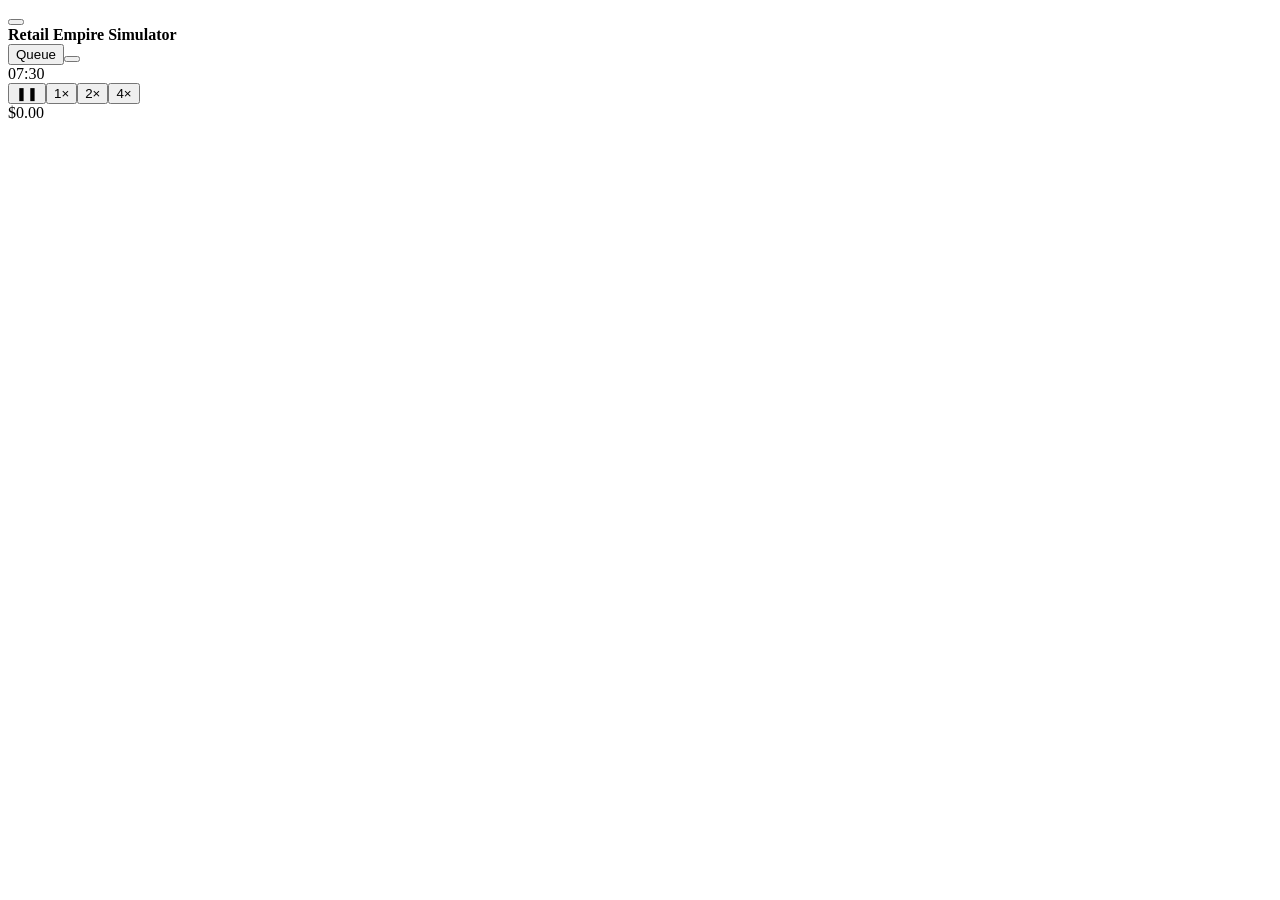
<file: src/shell.html>
<!DOCTYPE html>
<html lang="en">
<head>
<meta charset="utf-8">
<meta name="viewport" content="width=device-width, initial-scale=1, viewport-fit=cover">
<meta name="theme-color" content="#ffffff">
<title>Retail Empire Simulator</title>
<link rel="preconnect" href="https://fonts.googleapis.com">
<link rel="preconnect" href="https://fonts.gstatic.com" crossorigin>
<link href="https://fonts.googleapis.com/css2?family=Archivo:wght@600;700;800&family=IBM+Plex+Mono:wght@400;600&family=IBM+Plex+Sans:wght@400;500;600&display=swap" rel="stylesheet">
<style>
/*CSS*/
</style>
</head>
<body>
<div id="app">
  <header class="top">
    <button class="iconbtn" id="menuBtn" data-a="menu" aria-label="Open menu"></button>
    <div class="brand"><b id="brandName">Retail Empire Simulator</b><span id="brandSub"></span></div>
    <div class="tools"><button class="iconbtn qbtn" id="qBtn" data-a="queue">Queue</button><button class="iconbtn" id="bellBtn" data-a="bell" aria-label="Notifications"><span class="dot" id="bellDot" style="display:none">0</span></button></div>
    <div class="clock"><span class="t" id="clkT">07:30</span><span class="d" id="clkD"></span></div>
    <div class="speedwrap"><span id="clkS"></span><button class="btn sm" id="skipBtn" data-a="skip" style="display:none">Skip to morning</button>
      <div class="speed" role="group" aria-label="Game speed"><button data-a="speed" data-n="0" aria-label="Pause">❚❚</button><button data-a="speed" data-n="1">1×</button><button data-a="speed" data-n="2">2×</button><button data-a="speed" data-n="4">4×</button></div></div>
    <div class="cashbox" id="cash" title="Company cash">$0.00</div>
  </header>
  <div class="shell"><nav class="side" id="side" aria-label="Screens"></nav><main id="main"></main></div>
</div>
<nav class="tabbar" id="tabbar" aria-label="Main screens"></nav>
<div id="modal"></div>
<div id="toasts" aria-live="polite"></div>
<script>
/*ENGINE*/
</script>
<script>
/*UI*/
</script>
</body>
</html>
</file>
